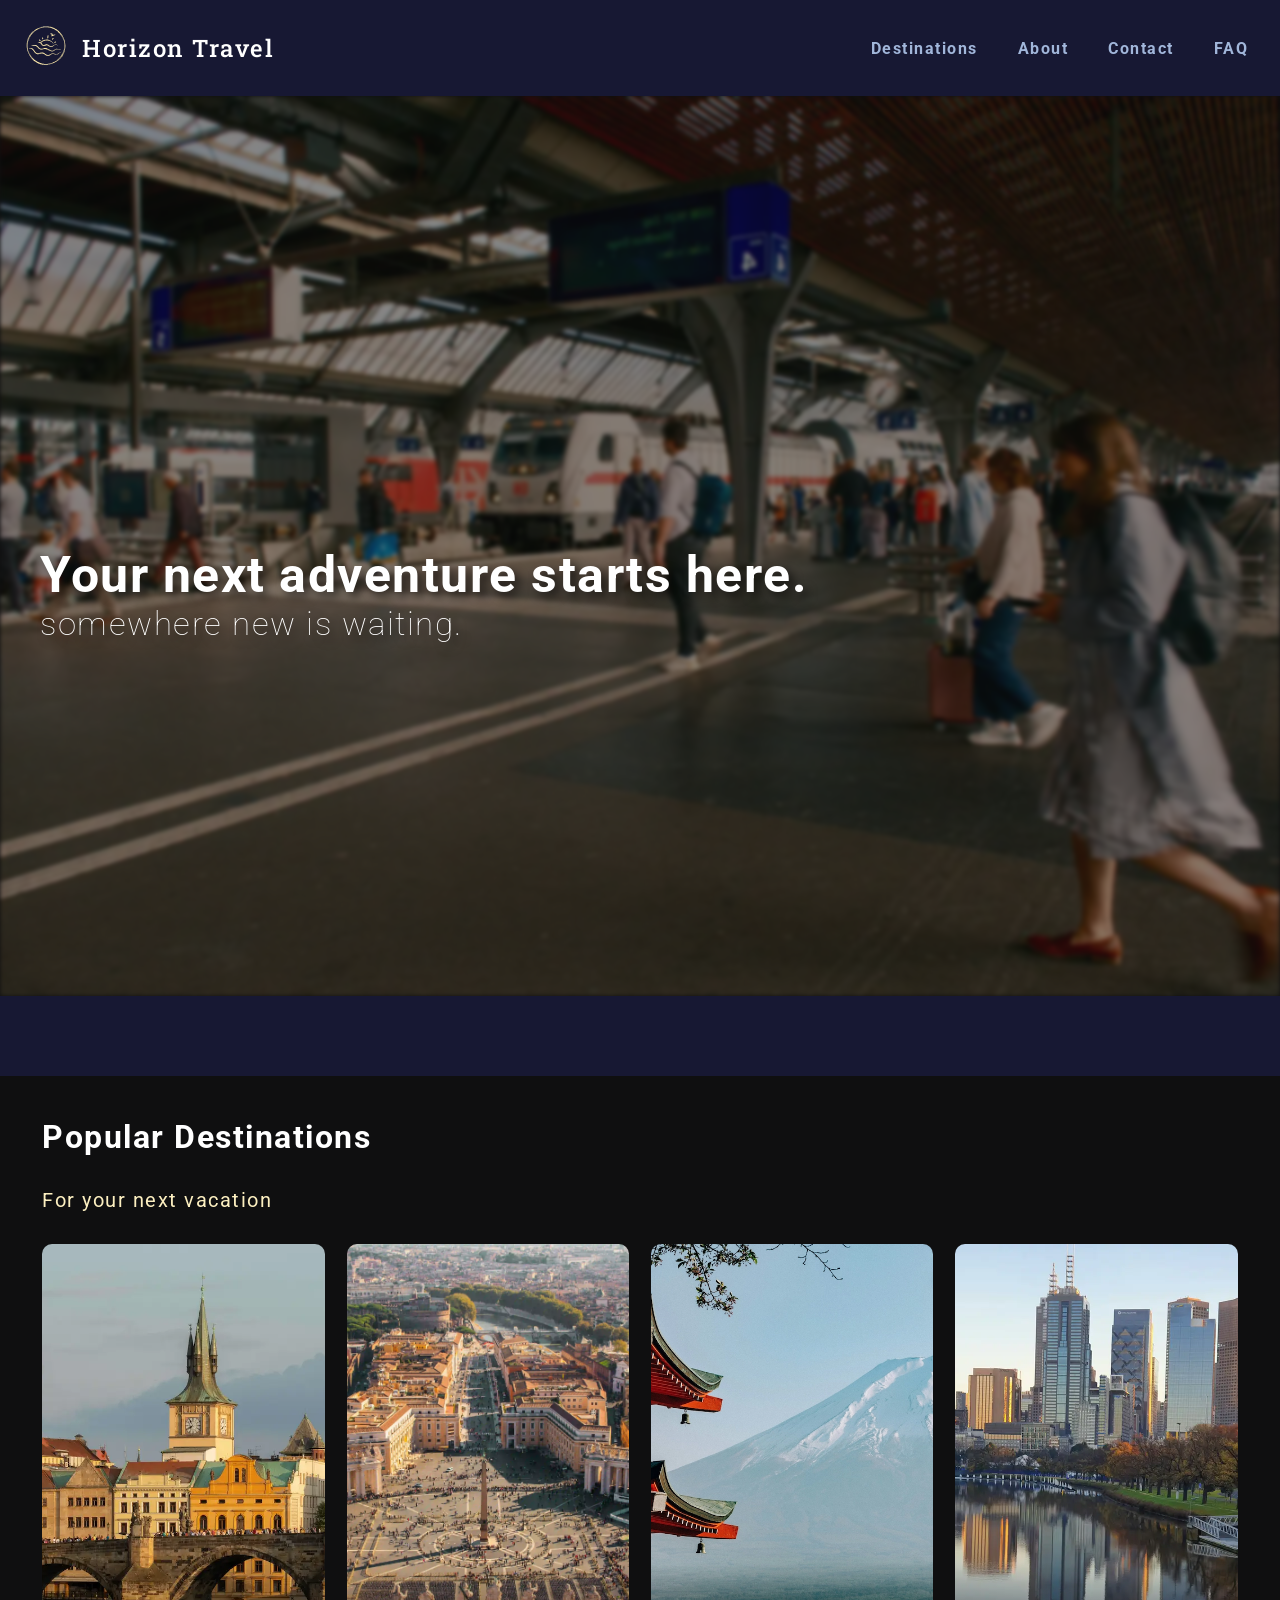
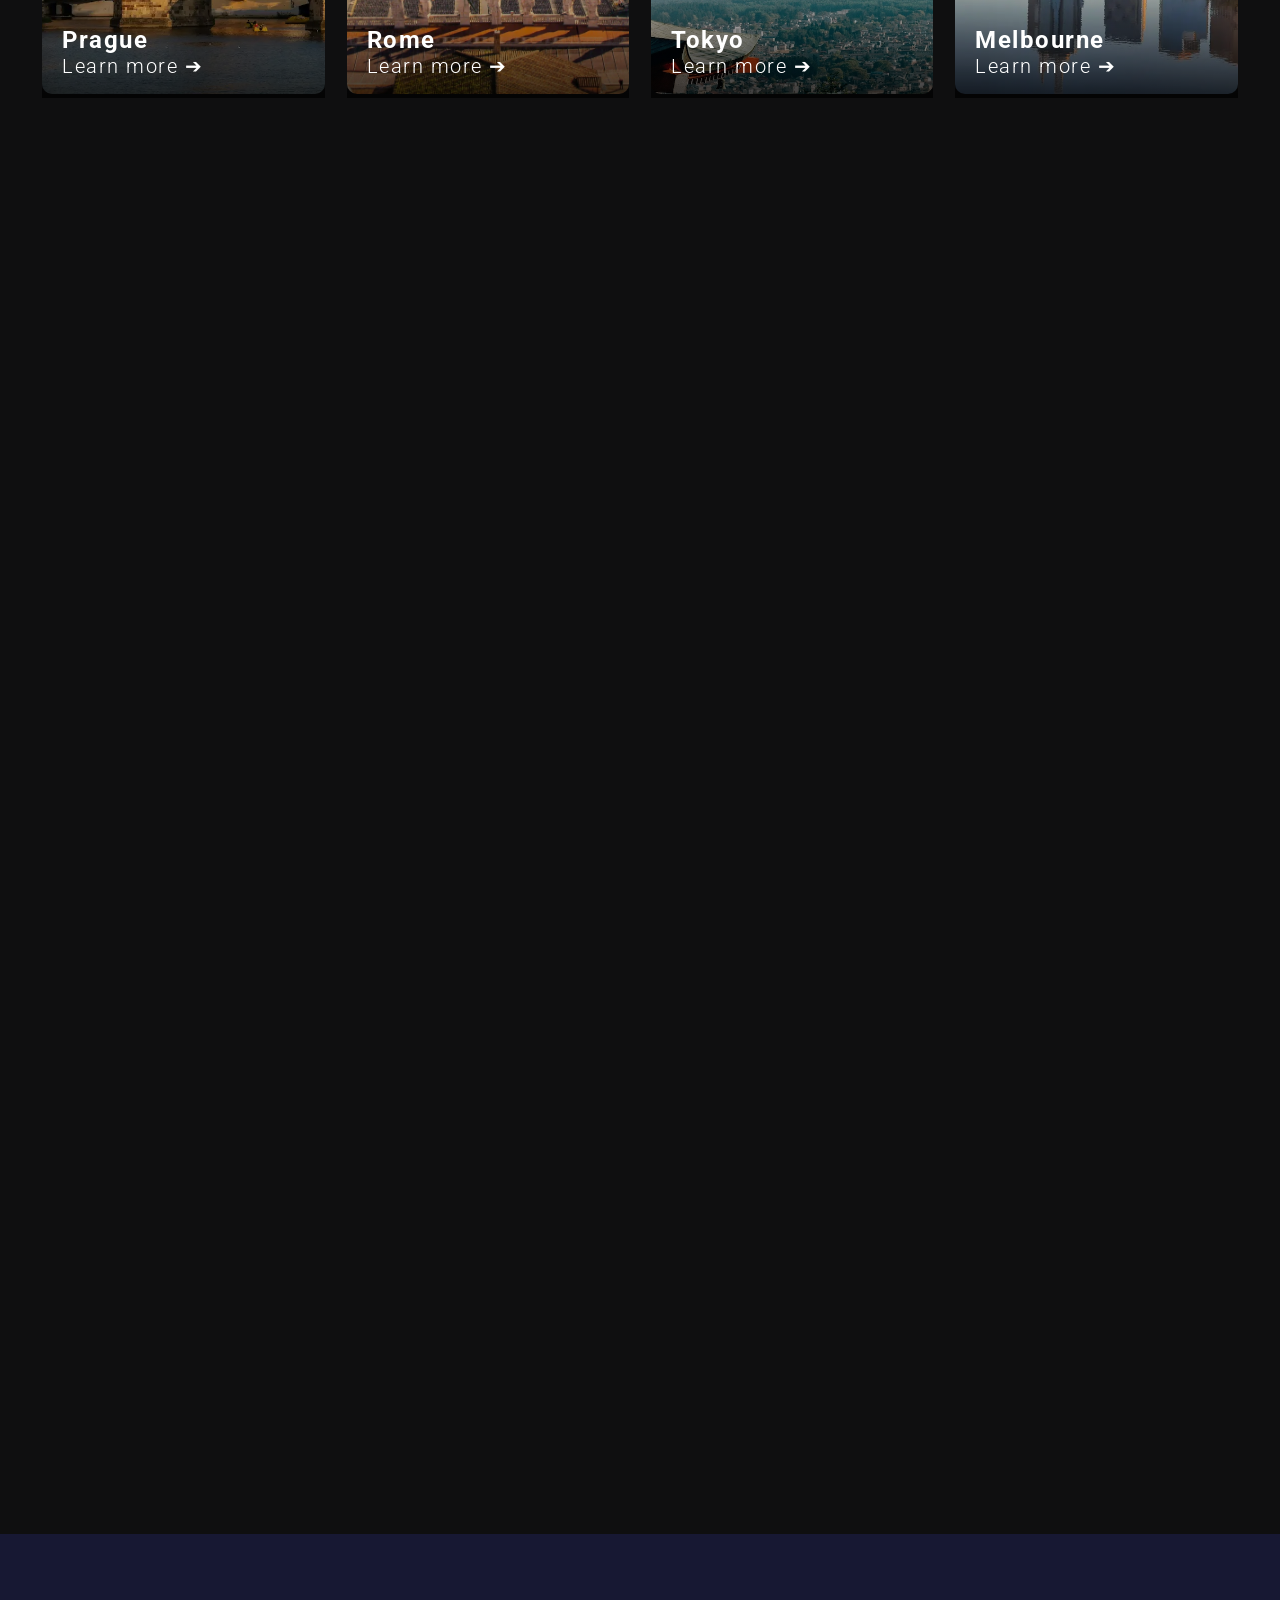
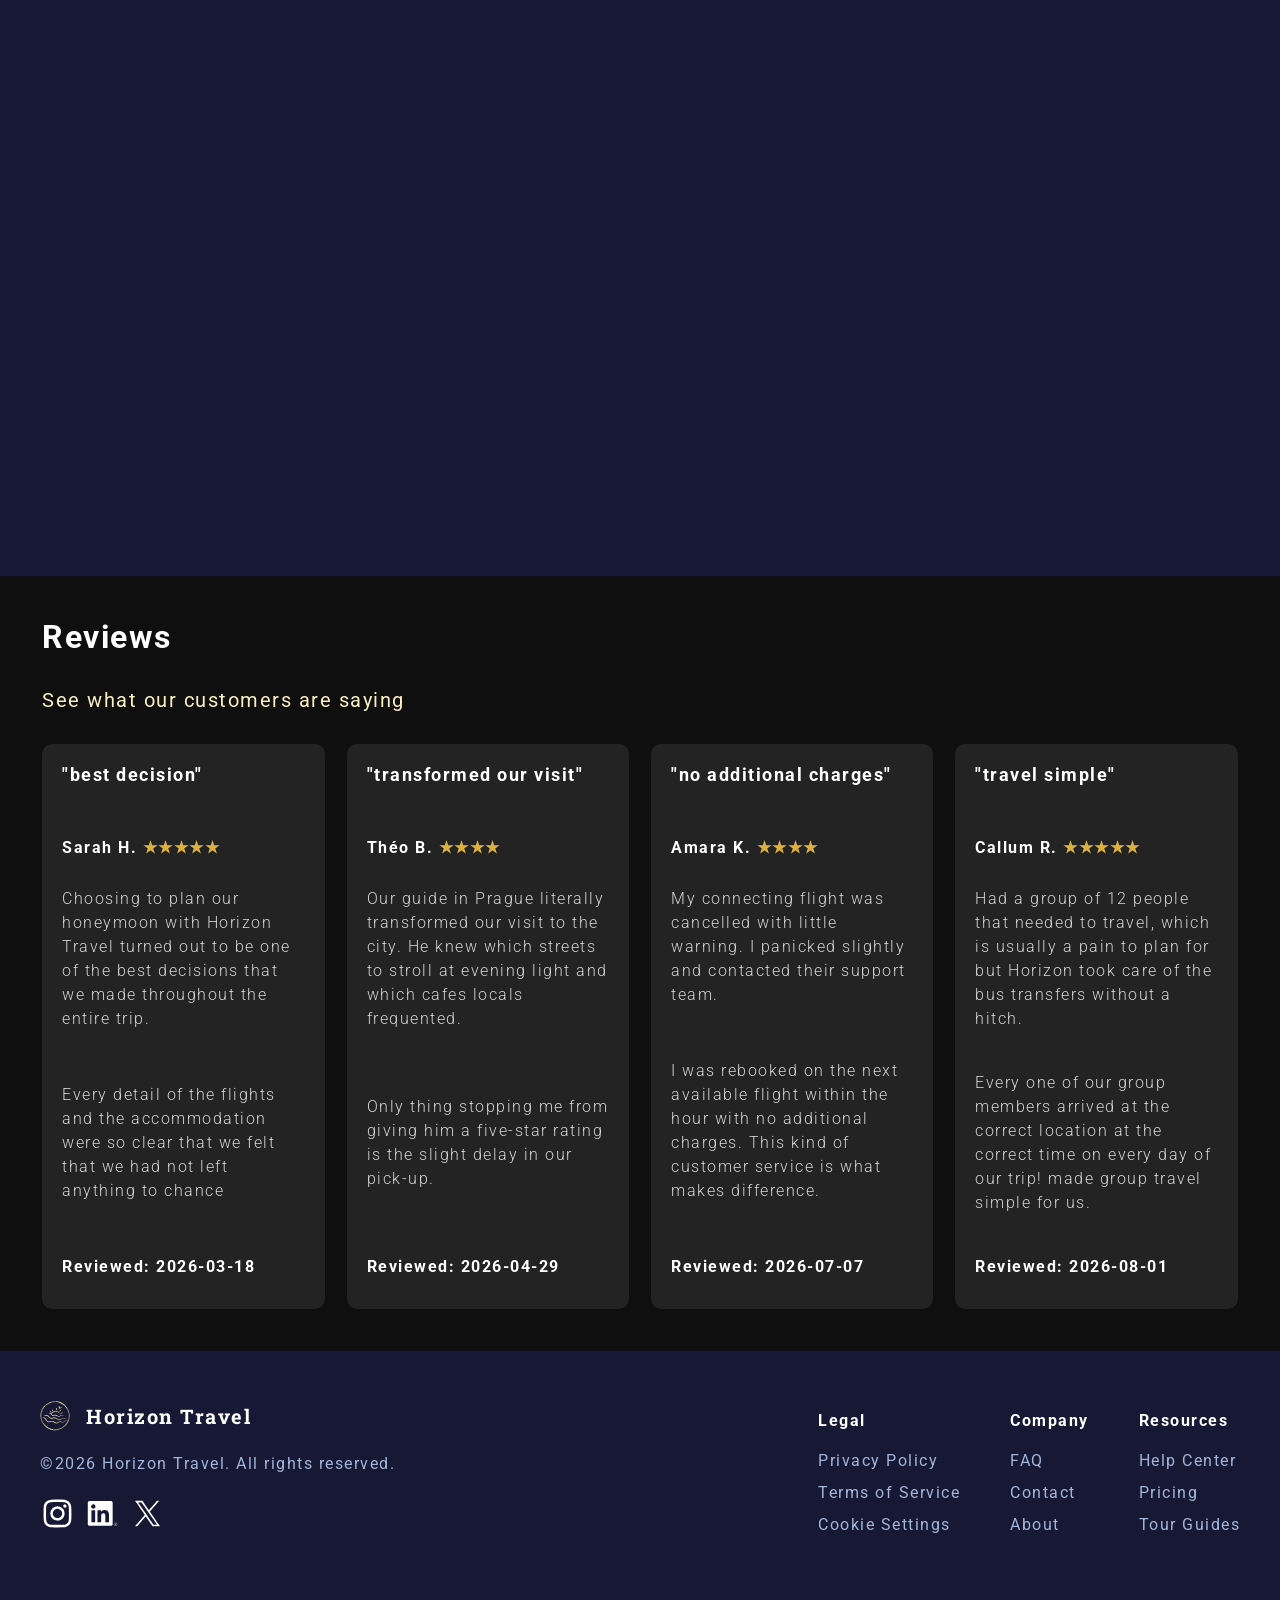
<file: index.html>
<!DOCTYPE html>
<html lang="en">
<head>
  <meta charset="UTF-8">
  <meta name="viewport" content="width=device-width, initial-scale=1.0">
  <title>Horizon Travel</title>
  <script src="JS/script.js" defer></script>
  <script src="JS/sample-guide.js" defer></script>
  <link rel="stylesheet" href="CSS/main.css">
  <link rel="stylesheet" href="CSS/styles.css">
  <link rel="icon" href="icons/horizon-logo.svg">
</head>
<body>
 <header>
    <div class="brand-container">
    <a href="index.html">
    <img src="icons/horizon-logo.svg" alt="Horizon logo" class="logo"></a>
    <a href="index.html" class="site-title">Horizon Travel</a>
    </div>
  <button class="menu" aria-label="Open menu" aria-expanded="false">☰</button>
    <nav>
      <div class="colorB">
      <button class="close" aria-label="Close menu">&times;</button>
     </div>
        <ul>
          <li><a href="destinations.html">Destinations</a></li>
          <li><a href="about.html">About</a></li>
          <li><a href="contact.html">Contact</a></li>
          <li><a href="FAQ.html">FAQ</a></li>
       </ul>
    </nav>
 </header>
  <div class="home">
    <img src="images/heroimg.webp" alt="People walking at station"> 
    <div class="hero-text reveal">
    <h1>Your next adventure starts here.</h1>
    <h2>somewhere new is waiting.</h2> 
    </div>
  </div>
  <div class="banner">
  </div>
  <!--destinations section-->
  <section class="destinations-section">
    <div class="heading reveal">
    <h2>Popular Destinations</h2>
    <h3>For your next vacation</h3>
    </div>
    <div class="destinations-grid reveal">
      <div class="card-item">
      <img src="images/prague.webp" alt="Prague">
      <div class="card-text">
        <h4>Prague</h4>
        <a href="sample-guide.html" aria-label="Learn more about Prague">Learn more ➔</a>
      </div>
    </div>
      <div class="card-item">
      <img src="images/rome.webp" alt="Rome">
      <div class="card-text">
        <h4>Rome</h4>
        <a href="#" aria-label="Learn more about Rome">Learn more ➔</a>
      </div>
    </div>
      <div class="card-item">
      <img src="images/tokyo.webp" alt="Tokyo"> 
      <div class="card-text">
        <h4>Tokyo</h4>
        <a href="#" aria-label="Learn more about Tokyo">Learn more ➔</a>
      </div>
    </div>
      <div class="card-item">
      <img src="images/melbourne.webp" alt="Melbourne">
      <div class="card-text">
        <h4>Melbourne</h4>
        <a href="#" aria-label="Learn more about Melbourne">Learn more ➔</a>
      </div>
    </div>
  </div>
  </section>
  <!--vacation section-->
  <section class="vacation-section">
    <div class="heading reveal">
    <h2>Trending vacation spots</h2>
    <h3>Seasonal picks</h3>
    </div>
    <div class="destinations-grid reveal">
      <div class="card-item">
      <img src="images/card-item1.webp" alt="Isla Palms Resort">
      <div class="card-text">
        <h4>Isla Palms Resort</h4>
        <a href="sample-resort.html" aria-label="Learn more about Isla Palms Resort">Learn more ➔</a>
      </div>
    </div>
      <div class="card-item">
      <img src="images/card-item2.webp" alt="Canopy Villa">
      <div class="card-text">
        <h4>Canopy Villa</h4>
        <a href="#" aria-label="Learn more about Canopy Villa">Learn more ➔</a>
      </div>
    </div>
      <div class="card-item">
      <img src="images/card-item3.webp" alt="Marble Terrace"> 
      <div class="card-text">
        <h4>Marble Terrace</h4>
        <a href="#" aria-label="Learn more about Marble Terrace">Learn more ➔</a>
      </div>
    </div>
      <div class="card-item">
      <img src="images/card-item4.webp" alt="Courtyard Hotel">
      <div class="card-text">
        <h4>Courtyard Hotel</h4>
        <a href="#" aria-label="Learn more about Courtyard Hotel">Learn more ➔</a>
      </div>
    </div>
  </div>
  </section>
  <!--trip section-->
  <section>
    <div class="heading reveal">
    <h2>Trip highlights</h2>
    <h3>Curated moments from trips</h3>
    </div>
    <div class="gallery-wrapper reveal">
      <div class="track">
      <!--slide 1-->
      <div class="slides">
      <img src="images/cat-vendor.webp" alt="Cat lounging on a market vendor" class="tripimg">
      <div class="trip-p">
        <p>Thailand • Bangkok</p>
        <p>"I arrived in Bangkok with just one suitcase, not knowing where I would be spending the night.
           Horizon Travel helped me book an affordable hotel room, with breakfast included.</p>
        <p>The next day I spent my time walking around, trying to fit in as many sights I could see in my short time period in Bangkok.
           The provided guide has helped me with my time schedule, I went from the Grand Palace to Wat Pho, took a riverboat across Chao Phraya to Wat Arun, then I went to King Power Mahanakhon to overlook the city. My day ended on Yaowarat Road.</p>
        <p>When I was returning home and scrolling through my photos I realized I took so many photos of food, as well as adorable street cats and dogs."</p> 
        <p>Posted on: 2026-07-28</p>
      </div>
      </div>
      <!--slide 2-->
      <div class="slides">
      <img src="images/dublin-statue.webp" alt="Picture showcasing a statue of two women in Dublin" class="tripimg">
      <div class="trip-p">
        <p>Ireland • Dublin</p>
        <p>"Spent a few days in Dublin with my friends. 
        We love going to bars to drink and chat, and Ireland has a LOT of them.
        We were checking out different pubs every single afternoon! We had tons of fun just hanging out together.</p>
        <p>Despite that, we didn't want to spend the rest our time aimlessly walking around, so we went with a local guide recommended by Horizon Travel. 
          I can't say either of us are keen on using travel agencies, so we were pleasantly surprised.</p>
        <p>Our guide covered Dublin Castle, Ha'penny Bridge, The River Liffey and Temple Bar Cultural Quarter. They were really helpful and nice. I have to say, Dublin really has a lot of statues. Here's a pic I took of one of them."</p>
        <p>Posted on: 2026-02-12</p>
      </div>
      </div>
      <!--slide 3-->
      <div class="slides">
      <img src="images/canada-banff.webp" alt="Man sitting on a cliff overlooking nature" class="tripimg">
      <div class="trip-p">
        <p>Canada • Banff</p>
        <p>"I'm an experienced solo traveller, I especially love going hiking, it brings my mind peace and quiet.</p>
        <p>Although I frequently end up losing track of time jumping to different sources of information while looking things up. 
          I chose Horizon because they provide sufficient services and data on their own. One of the main goals in my life
          is to travel as much as possible, so the aspect of conserving time is important to me.</p>
        <p>This year, I'm really happy with my decision to go to the Canadian Rockies. Most areas around here are tranquil and the nature is beautiful.
          Hiking trails range from very easy to challenging. I like that I can change the course of my direction whenever I feel like it."</p>
        <p>Posted on: 2026-10-03</p>
      </div>
      </div>
      <!--slide 4-->
      <div class="slides">
      <img src="images/hong-kong.webp" alt="Hong Kong illuminated at night" class="tripimg">
      <div class="trip-p">
        <p>Hong Kong • Hong Kong</p>
        <p>"Urban exploring, cityscapes and skylines are some things me and my partner are into.</p>
        <p>That's why we decided to plan our trip to Hong Kong. Our specialized travel advisor helped us with navigating
        visa regulations and arranging private transfers. Our ferry was cancelled due to bad weather, 
        so we had to call in support.</p>
        <p>Hong Kong was amazing, it was lively and especially beautiful at night. We had a great time in Kowloon. Our favorite spot was the Nan Lian Garden. 
          Hong Kong Island also has a lot to offer, it has a more modern vibe than Kowloon. The food at local stalls and markets is delicious, we 
          frequently visited them. Overall our trip couldn't have been better."
        </p>
        <p>Posted on: 2026-08-21</p>
      </div>
      </div>
      </div>
      <div class="dots">
      <button class="dot" aria-current="true"></button>
      <button class="dot"></button>
      <button class="dot"></button>
      <button class="dot"></button>
      </div>
    </div>
  </section>
  <!--what we offer section-->
  <section class="wwo">
    <div class="heading reveal">
    <h2 class="wwo-title">What we offer</h2>
    </div>
    <div class="wwo-content reveal">
      <div class="wwo-icons">
        <div class="wwo-item">
          <img src="icons/book.svg" alt="Hotel booking">
          <div class="wwo-text">
            <p>Flight & hotel bookings</p>
            <p>Compare prices across different airlines and choose from a varied selection of hotels.</p>
          </div>
        </div>
        <div class="wwo-item">
          <img src="icons/guide.svg" alt="Tour guide">
          <div class="wwo-text">
            <p>Local tour guides</p>
            <p>Private or group excursions led by people who know the area best.</p>
          </div>
        </div>
        <div class="wwo-item">
          <img src="icons/insurance.svg" alt="Travel insurance">
          <div class="wwo-text">
            <p>Travel insurance</p>
            <p>Protection for cancellations, medical emergencies and lost luggage.</p>
          </div>
        </div>
      </div> 
      <div class="wwo-img">
        <img src="images/bus-wwf.webp" alt="People on a bus tour">
      </div>
    </div>
  </section>
  <!--reviews section-->
  <section>
    <div class="reviews-section">
    <div class="heading reveal">
    <h2>Reviews</h2>
    <h3>See what our customers are saying</h3>
    </div>
    <div class="reviews-grid reveal">
      <div class="review-card">
        <h4>"best decision"</h4>
        <div class="name-stars">
          <span class="author">Sarah H.</span>
          <span class="stars" aria-label="5 out of 5 stars">★★★★★</span>
        </div>
        <p>Choosing to plan our honeymoon with Horizon Travel turned out to be 
          one of the best decisions that we made throughout the entire trip.</p>
        <p>Every detail of the flights and the accommodation were so clear 
          that we felt that we had not left anything to chance</p>
        <div class="date">
        <p>Reviewed: 2026-03-18</p>
        </div>
      </div>
      <div class="review-card">
        <h4>"transformed our visit"</h4>
        <div class="name-stars">
          <span class="author">Théo B.</span>
          <span class="stars" aria-label="4 out of 5 stars">★★★★</span>
        </div>
        <p>Our guide in Prague literally transformed our visit to the city. 
           He knew which streets to stroll at evening light and which cafes locals frequented.</p>
        <p>Only thing stopping me from giving him a five-star rating 
          is the slight delay in our pick-up.</p>
        <div class="date">
        <p>Reviewed: 2026-04-29</p>
        </div>
      </div>
      <div class="review-card">
        <h4>"no additional charges"</h4>
        <div class="name-stars">
          <span class="author">Amara K.</span>
          <span class="stars" aria-label="4 out of 5 stars">★★★★</span>
        </div>
        <p>My connecting flight was cancelled with little warning. 
          I panicked slightly and contacted their support team.</p>
        <p> I was rebooked on the next available flight within the hour
          with no additional charges.
          This kind of customer service is what makes difference.</p>
        <div class="date">
        <p>Reviewed: 2026-07-07</p>
        </div>
      </div>
      <div class="review-card">
        <h4>"travel simple"</h4>
        <div class="name-stars">
          <span class="author">Callum R.</span>
          <span class="stars" aria-label="5 out of 5 stars">★★★★★</span>
        </div> 
        <p>Had a group of 12 people that needed to travel, which is usually a pain to plan for 
          but Horizon took care of the bus transfers without a hitch.</p>
        <p>Every one of our group members arrived at the correct location at
        the correct time on every day of our trip!
        made group travel simple for us.</p>
        <div class="date">
        <p>Reviewed: 2026-08-01</p>
        </div>
        </div>
        </div>
      </div>
    </div>
</section>
<!--footer-->
<footer class="footer">
  <div class="content">
    <div class="footer-brand">
      <div class="brand-header">
        <img src="icons/horizon-logo.svg" alt="Logo" class="logo">
        <h4>Horizon Travel</h4>
      </div>
      <p>©2026 Horizon Travel. All rights reserved.</p>
    <div class="socials-container">
        <img src="icons/instagram.svg" alt="instagram" class="socials">
        <img src="icons/linkedin.svg" alt="linkedin" class="socials">
        <img src="icons/x.svg" alt="twitter" class="socials">
    </div>
  </div>
<div class="footer-links">
  <!--footer links-->    
  <div class="Legal">
    <p>Legal</p>
    <ul class="wrapper">
      <li><a href="#privacy">Privacy Policy</a></li>
      <li><a href="#termsofservice">Terms of Service</a></li>
      <li><a href="#cookie">Cookie Settings</a></li>
    </ul>
  </div>
  <div class="company">
    <p>Company</p>
    <ul class="wrapper">
      <li><a href="FAQ.html">FAQ</a></li>
      <li><a href="contact.html">Contact</a></li>
      <li><a href="about.html">About</a></li>
    </ul>
  </div>
  <div class="Resources">
    <p>Resources</p>
    <ul class="wrapper">
      <li><a href="#help">Help Center</a></li>
      <li><a href="#pricing">Pricing</a></li>
      <li><a href="destinations.html">Tour Guides</a></li>
    </ul>
  </div>
  </div>
 </div>
</footer>
</body>
</html>
</file>
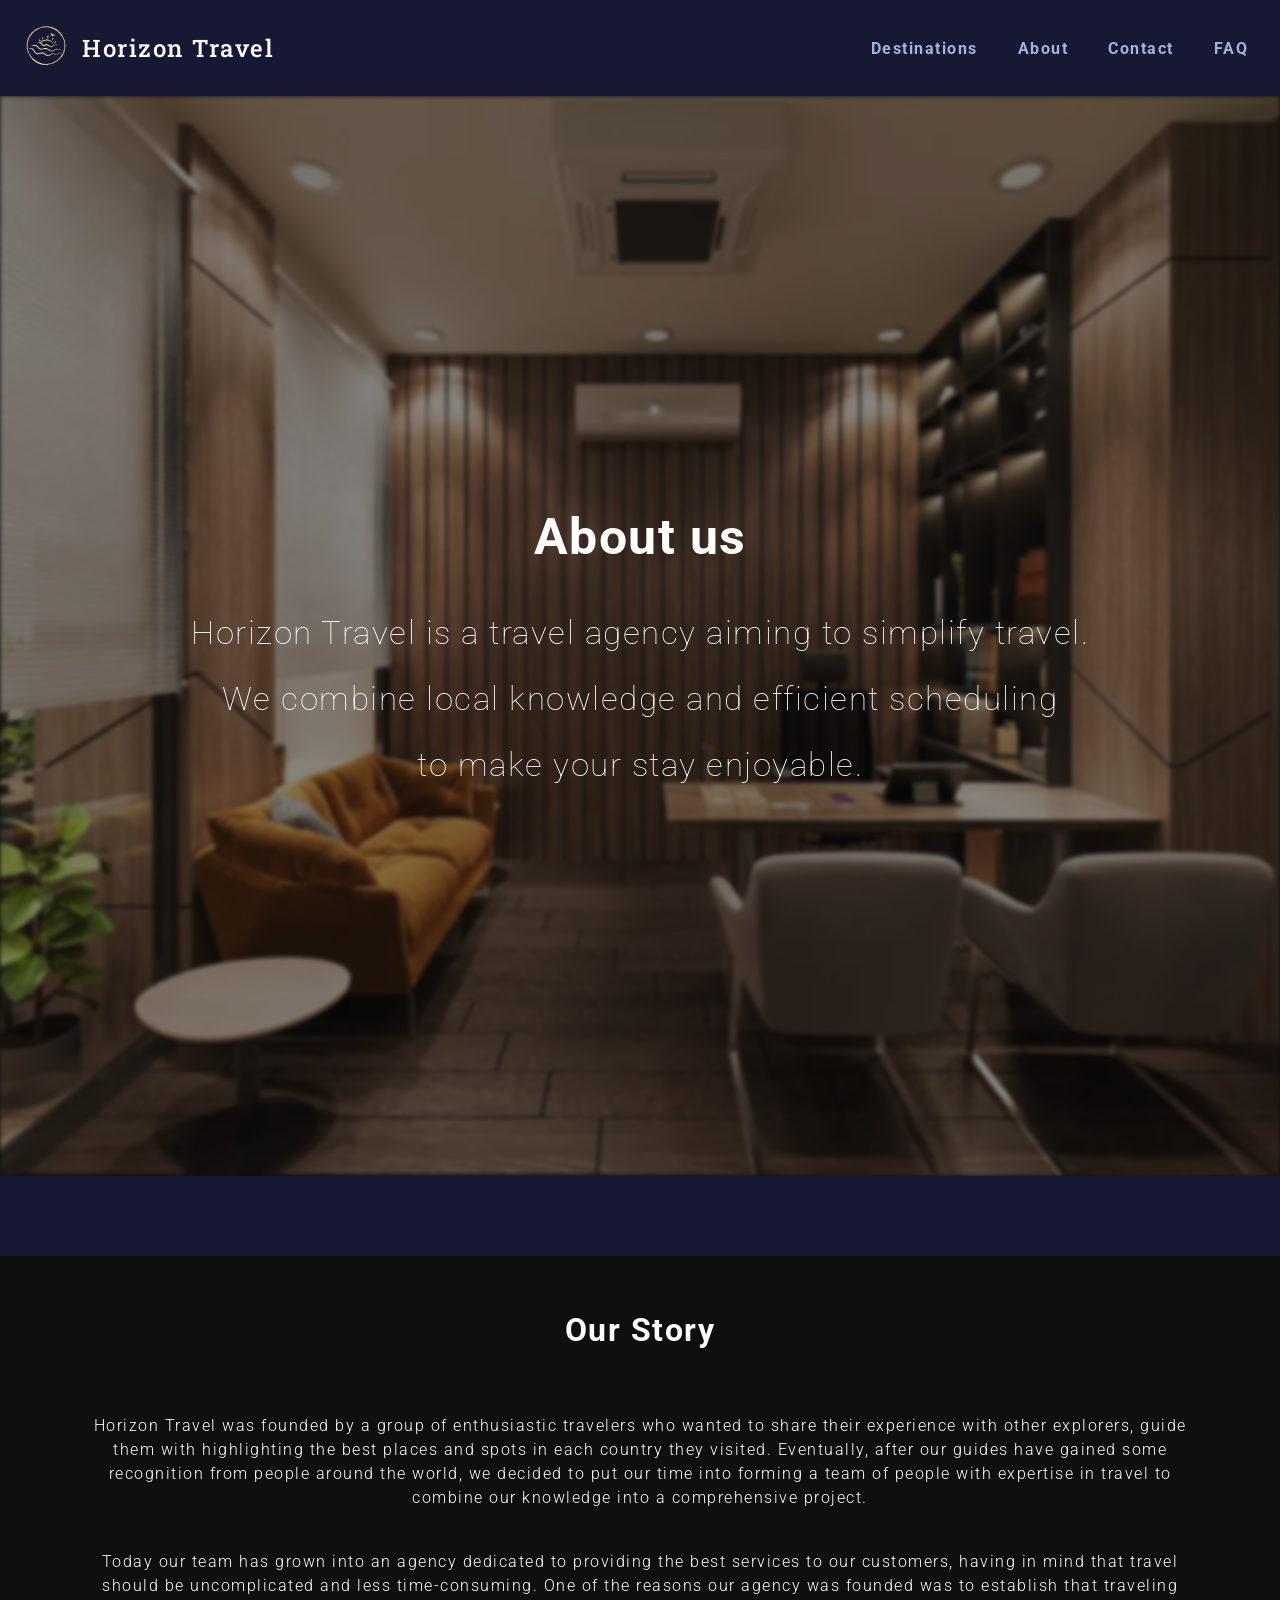
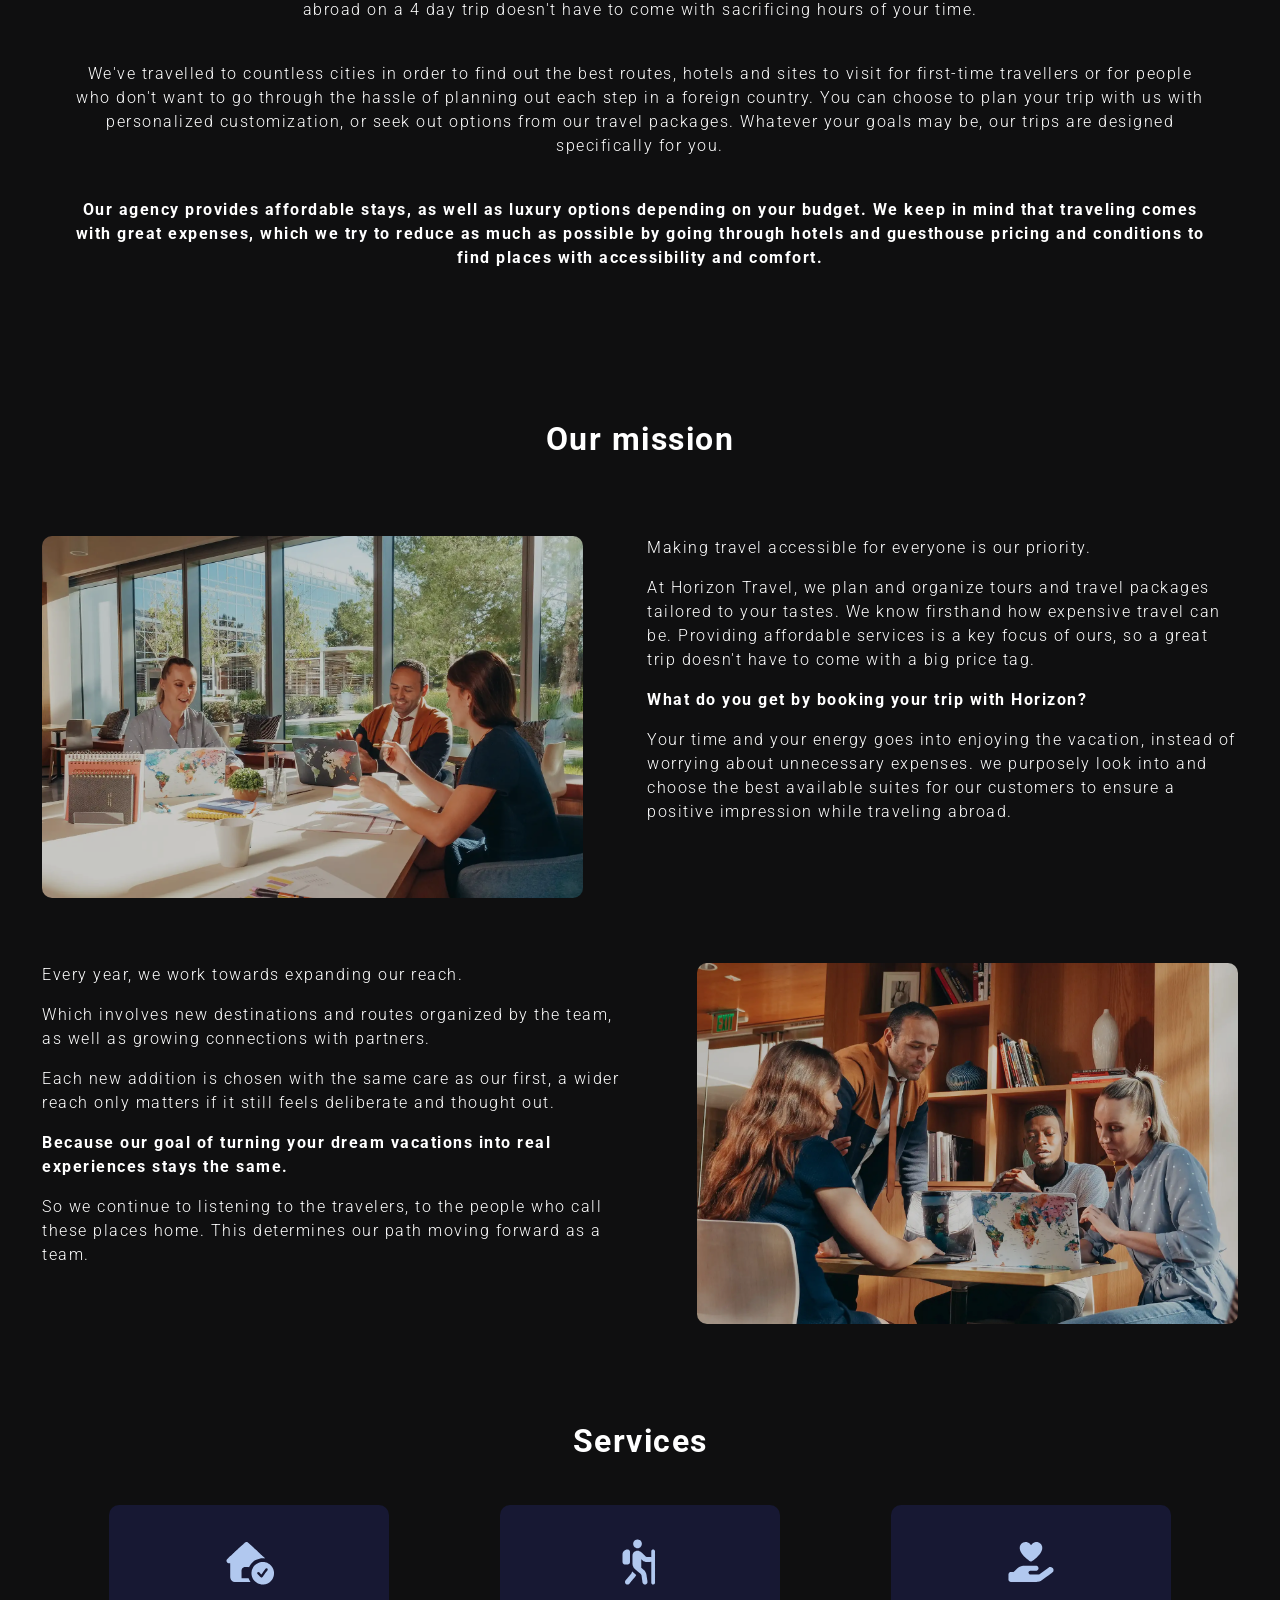
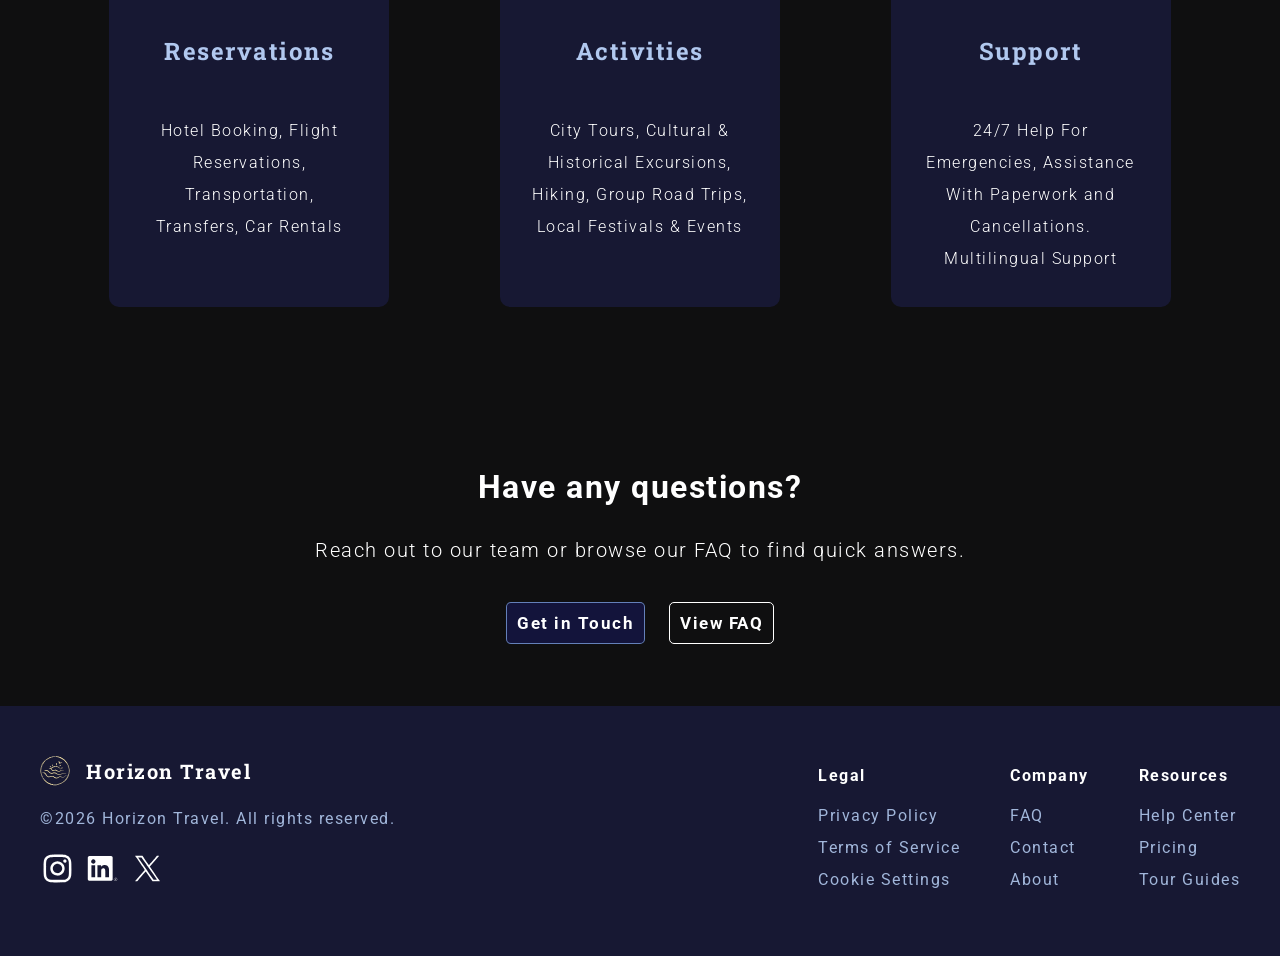
<file: about.html>
<!DOCTYPE html>
<html lang="en">
<head> 
  <meta charset="UTF-8">
  <meta name="viewport" content="width=device-width, initial-scale=1.0">
  <title>About us - Horizon Travel</title>
  <script src="JS/script.js" defer></script>
  <link rel="stylesheet" href="CSS/main.css">
  <link rel="stylesheet" href="CSS/about.css">
  <link rel="icon" href="icons/horizon-logo.svg">
</head>
<body>
 <header>
    <div class="brand-container">
    <a href="index.html">
    <img src="icons/horizon-logo.svg" alt="Horizon logo" class="logo"></a>
    <a href="index.html" class="site-title">Horizon Travel</a>
    </div>
  <button class="menu" aria-label="Open menu" aria-expanded="false">☰</button>
    <nav>
      <div class="colorB">
      <button class="close" aria-label="Close menu">&times;</button>
     </div>
        <ul>
          <li><a href="destinations.html">Destinations</a></li>
          <li><a href="about.html">About</a></li>
          <li><a href="contact.html">Contact</a></li>
          <li><a href="FAQ.html">FAQ</a></li>
       </ul>
    </nav>
 </header> 
 <div class="about-home">
  <img src="images/about.webp" alt="Horizon Travel Office"> 
  <div class="about-text reveal">
    <h1>About us</h1>
    <h2>Horizon Travel is a travel agency aiming to simplify travel.</h2>
    <h2>We combine local knowledge and efficient scheduling</h2>
    <h2>to make your stay enjoyable.</h2>
  </div>
 </div>
<div class="banner"></div>
<!--story-section-->
<section>
    <div class="heading reveal">
    <h2>Our Story</h2>
    </div>
  <div class="story-section reveal">
    <div class="story-p">
      <p>Horizon Travel was founded by a group of enthusiastic travelers who wanted to share their
        experience with other explorers, guide them with highlighting the best places and spots in each country they visited.
        Eventually, after our guides have gained some recognition from people around the world, we decided to 
        put our time into forming a team of people with expertise in travel to combine our knowledge into a comprehensive project.</p>
      <p>Today our team has grown into an agency dedicated to providing 
         the best services to our customers, having in mind that travel should be 
         uncomplicated and less time-consuming. One of the reasons our agency was founded was 
         to establish that traveling abroad on a 4 day trip 
        doesn't have to come with sacrificing hours of your time.</p>
      <p>We've travelled to countless cities in order to find out the best routes, hotels and sites to visit  
        for first-time travellers or for people who don't want to go through the hassle of 
        planning out each step in a foreign country. 
        You can choose to plan your trip with us with personalized customization, or seek out options from our travel packages.
        Whatever your goals may be, our trips are designed specifically for you.</p> 
      <p>Our agency provides affordable stays, as well as luxury options depending on your budget. We keep in mind that traveling comes 
        with great expenses, which we try to reduce as much as possible by 
        going through hotels and guesthouse pricing and conditions to find places with accessibility and comfort.</p>
    </div>
  </div>
</section>
<!--mission-secction-->
<section>
    <div class="heading reveal">
    <h2>Our mission</h2>
    </div>
  <div class="mission-section reveal">
    <img src="images/mission-1.webp" alt="Group of colleagues meeting" class="mission-1">
    <div class="mission-p">
      <p>Making travel accessible for everyone is our priority. </p>
      <p>At Horizon Travel, we plan and organize tours and travel packages tailored to your tastes.
        We know firsthand how expensive travel can be. Providing affordable services is 
        a key focus of ours, so a great trip doesn't have to come with a big price tag.</p>
      <p>What do you get by booking your trip with Horizon?</p>
      <p>Your time and your energy goes into 
        enjoying the vacation, instead of worrying about unnecessary expenses.
        we purposely look into and choose the best available suites for our customers
        to ensure a positive impression while traveling abroad.</p>
    </div> 
  </div>  
<div class="mission-section2 reveal">
  <img src="images/mission-2.webp" alt="Colleagues looking at computer" class="mission-2">
    <div class="mission-p2">
      <p>Every year, we work towards expanding our reach.</p>
      <p>Which involves new destinations and routes organized by the team, 
        as well as growing connections with partners.</p>
      <p>Each new addition is chosen with the same care as our first,
        a wider reach only matters if it still feels deliberate and thought out.</p>
      <p>Because our goal of turning your dream vacations into real experiences stays the same.</p>
      <p>So we continue to listening to the travelers, to the people who call these places home.
        This determines our path moving forward as a team.</p>
    </div>
  </div>
</section>
<!--services-->   
<section class="services-section">
  <div class="heading reveal">
  <h2>Services</h2>
  </div>
  <div class="services reveal">
    <div class="group">
    <img src="icons/reservations.svg" alt="">
    <h3>Reservations</h3>
      <p>Hotel Booking, Flight Reservations,
        Transportation, Transfers, Car Rentals
      </p>
    </div>
    <div class="group">
    <img src="icons/activities.svg" alt="">
    <h3>Activities</h3>
      <p>
        City Tours, Cultural & Historical Excursions,
        Hiking, Group Road Trips,
        Local Festivals & Events
      </p>
    </div>
    <div class="group">
    <img src="icons/support.svg" alt="">
    <h3>Support</h3>
      <p>24/7 Help For Emergencies, Assistance With 
        Paperwork and Cancellations. Multilingual Support </p>
    </div>
  </div>
</section>
<!--CTA-->
<section class="CTA">
  <div class="heading reveal">
  <h2>Have any questions?</h2>
  <p>Reach out to our team or browse our FAQ to find quick answers.</p>
  <div class="cta-buttons">
    <a href="contact.html">Get in Touch</a>
    <a href="FAQ.html" class="second-button">View FAQ</a>
  </div>
</section>
<!--footer-->
<footer class="footer">
  <div class="content">
    <div class="footer-brand">
      <div class="brand-header">
        <img src="icons/horizon-logo.svg" alt="Logo" class="logo">
        <h4>Horizon Travel</h4>
      </div>
      <p>©2026 Horizon Travel. All rights reserved.</p>
    <div class="socials-container">
        <img src="icons/instagram.svg" alt="instagram" class="socials">
        <img src="icons/linkedin.svg" alt="linkedin" class="socials">
        <img src="icons/x.svg" alt="twitter" class="socials">
    </div>
  </div>
<div class="footer-links">
  <!--footer links-->    
  <div class="Legal">
    <p>Legal</p>
    <ul class="wrapper">
      <li><a href="#privacy">Privacy Policy</a></li>
      <li><a href="#termsofservice">Terms of Service</a></li>
      <li><a href="#cookie">Cookie Settings</a></li>
    </ul>
  </div>
  <div class="company">
    <p>Company</p>
    <ul class="wrapper">
      <li><a href="FAQ.html">FAQ</a></li>
      <li><a href="contact.html">Contact</a></li>
      <li><a href="about.html">About</a></li>
    </ul>
  </div>
  <div class="Resources">
    <p>Resources</p>
    <ul class="wrapper">
      <li><a href="#help">Help Center</a></li>
      <li><a href="#pricing">Pricing</a></li>
      <li><a href="destinations.html">Tour Guides</a></li>
    </ul>
  </div>
  </div>
 </div>
</footer>
</body>
</html>
</file>
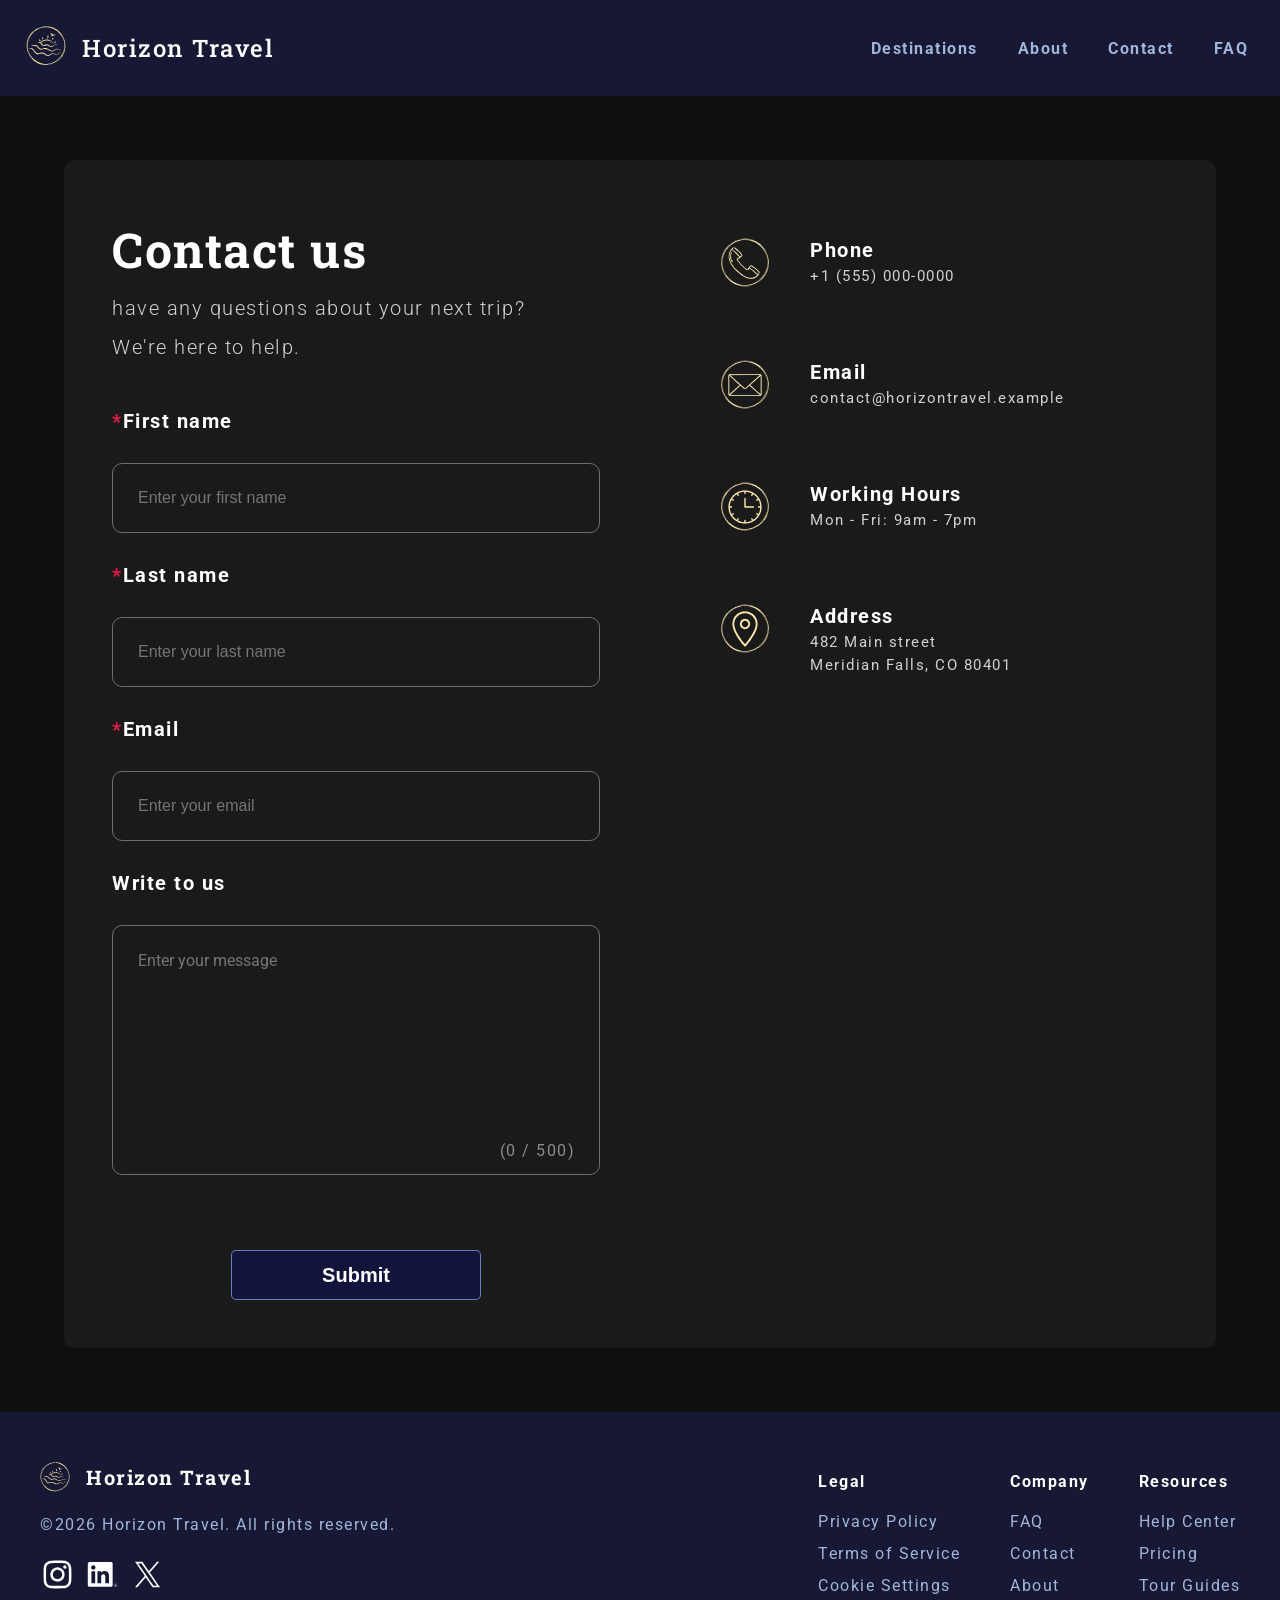
<file: contact.html>
<!DOCTYPE html>
<html lang="en">
<head>
  <meta charset="UTF-8">
  <meta name="viewport" content="width=device-width, initial-scale=1.0">
  <title>Contact us - Horizon Travel</title>
  <script src="JS/script.js" defer></script>
  <script src="JS/contact.js" defer></script>
  <link rel="stylesheet" href="CSS/main.css">
  <link rel="stylesheet" href="CSS/contact.css">
  <link rel="icon" href="icons/horizon-logo.svg">
</head>
<body> 
 <header>
    <div class="brand-container">
    <a href="index.html">
    <img src="icons/horizon-logo.svg" alt="Horizon logo" class="logo"></a>
    <a href="index.html" class="site-title">Horizon Travel</a>
    </div>
  <button class="menu" aria-label="Open menu" aria-expanded="false">☰</button>
    <nav>
      <div class="colorB">
      <button class="close" aria-label="Close menu">&times;</button>
     </div>
        <ul>
          <li><a href="destinations.html">Destinations</a></li>
          <li><a href="about.html">About</a></li>
          <li><a href="contact.html">Contact</a></li>
          <li><a href="FAQ.html">FAQ</a></li>
       </ul>
    </nav>
 </header>
    <div class="main-container">
    <!--left side-->
    <div class="left-side">
      <div class="text">
        <h1>Contact us</h1>
        <p>have any questions about your next trip?</p>
        <p>We're here to help.</p>
      </div>
  <form action="#" method="post">
    <div class="box-container">
        <!--first input-->
        <label for="first-name"><span aria-hidden="true">*</span>First name</label>
        <input 
          type="text" 
          id="first-name" 
          name="firstname" 
          placeholder="Enter your first name"
          autocomplete="given-name"
          required
          aria-required="true">
        <!--second input-->
        <label for="last-name"><span aria-hidden="true">*</span>Last name</label>
        <input 
          type="text" 
          id ="last-name" 
          name="lastname" 
          placeholder="Enter your last name"
          autocomplete="family-name"
          required
          aria-required="true">
        <!--third input-->
        <label for="email"><span aria-hidden="true">*</span>Email</label>
        <input 
          type="email" 
          id ="email" 
          name="email" 
          placeholder="Enter your email"
          autocomplete="email"
          required
          aria-required="true">
        <!--textarea-->
        <label for="write-to-us">Write to us</label>
        <div class="textarea-wrap">
        <textarea 
          id="write-to-us" 
          name="write-to-us" 
          placeholder="Enter your message"
          maxlength="500"></textarea>
        <span class="counter">(0 / 500)</span>   
        </div>
      </div>
    <div class="button-div">
      <button type="submit" class="submit-btn">Submit</button>
      </div>
    </form>
  </div>
    <!--right side-->
    <div class="right-side">
    <div class="icons">
      <div class="icon-items">
     <img src="icons/phone.svg" alt="" aria-hidden="true"> 
     <div class="info-text">
       <h3>Phone</h3>
       <p><a href="tel:+15550000000">+1 (555) 000-0000</a></p>
       </div>
    </div>
      <div class="icon-items">
     <img src="icons/email.svg" alt="" aria-hidden="true">
     <div class="info-text">
       <h3>Email</h3>
       <p><a href="mailto:contact@horizontravel.example">
          contact@horizontravel.example</a></p>
       </div>
    </div>
      <div class="icon-items">
     <img src="icons/hours.svg" alt="" aria-hidden="true">
     <div class="info-text">
       <h3>Working Hours</h3>
       <p>Mon - Fri: 9am - 7pm</p>
       </div>
    </div>
      <div class="icon-items">
     <img src="icons/address.svg" alt="" aria-hidden="true">   
     <div class="info-text">
       <h3>Address</h3>
       <p>482 Main street</p>
       <p>Meridian Falls, CO 80401</p>
       </div>
    </div>
   </div>
   <div class="map-container">
    <iframe 
      src="https://www.google.com/maps/embed?pb=!1m18!1m12!1m3!1d375244.53693035856!2d-104.99978533559393!3d38.909212314679586!2m3!1f0!2f0!3f0!3m2!1i1024!2i768!4f13.1!3m3!1m2!1s0x8713412ea1e6d22b%3A0x418eeb92f5e86b13!2sColorado%20Springs%2C%20CO%2C%20USA!5e0!3m2!1sen!2sge!4v1788014980848!5m2!1sen!2sge" 
      title="Map displaying the location of the office" allowfullscreen="" loading="lazy" referrerpolicy="strict-origin-when-cross-origin">
    </iframe>
    </div>
   </div>
 </div>
<!--footer-->
<footer class="footer">
  <div class="content">
    <div class="footer-brand">
      <div class="brand-header">
        <img src="icons/horizon-logo.svg" alt="Logo" class="logo">
        <h4>Horizon Travel</h4>
      </div>
      <p>©2026 Horizon Travel. All rights reserved.</p>
    <div class="socials-container">
        <img src="icons/instagram.svg" alt="instagram" class="socials">
        <img src="icons/linkedin.svg" alt="linkedin" class="socials">
        <img src="icons/x.svg" alt="twitter" class="socials">
    </div>
  </div>
<div class="footer-links">
  <!--footer links-->    
  <div class="Legal">
    <p>Legal</p>
    <ul class="wrapper">
      <li><a href="#privacy">Privacy Policy</a></li>
      <li><a href="#termsofservice">Terms of Service</a></li>
      <li><a href="#cookie">Cookie Settings</a></li>
    </ul>
  </div>
  <div class="company">
    <p>Company</p>
    <ul class="wrapper">
      <li><a href="FAQ.html">FAQ</a></li>
      <li><a href="contact.html">Contact</a></li>
      <li><a href="about.html">About</a></li>
    </ul>
  </div>
  <div class="Resources">
    <p>Resources</p>
    <ul class="wrapper">
      <li><a href="#help">Help Center</a></li>
      <li><a href="#pricing">Pricing</a></li>
      <li><a href="destinations.html">Tour Guides</a></li>
    </ul>
  </div>
  </div>
 </div>
</footer>
</body>
</html>
</file>
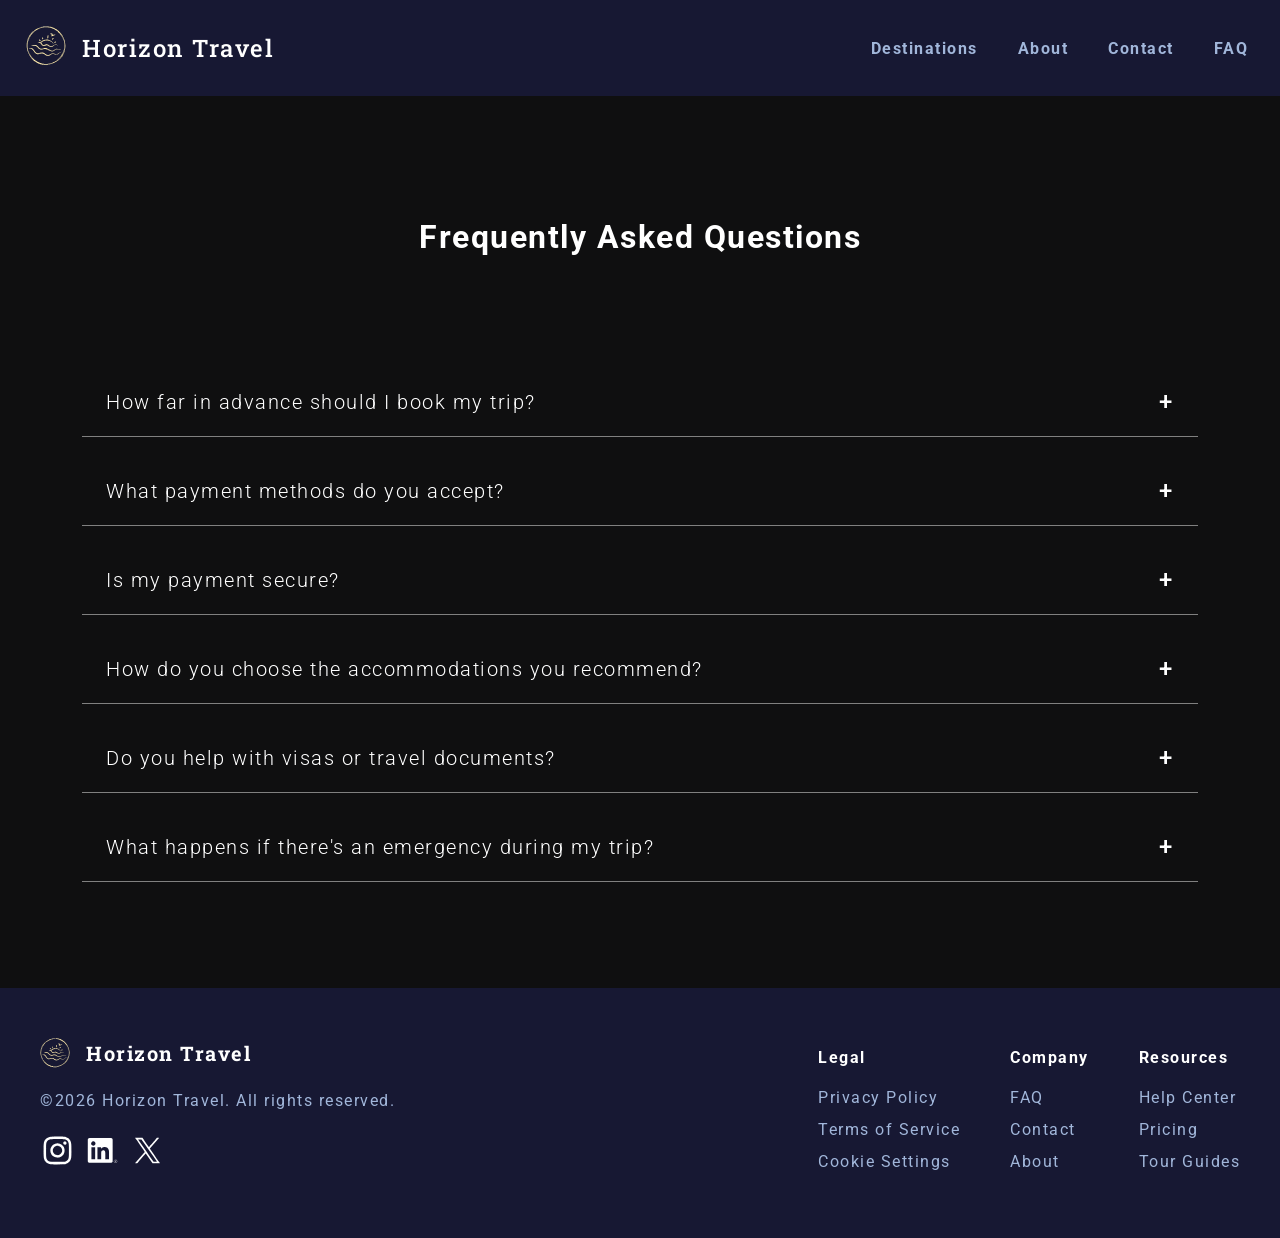
<file: FAQ.html>
<!DOCTYPE html>
<html lang="en">
<head> 
  <meta charset="UTF-8">
  <meta name="viewport" content="width=device-width, initial-scale=1.0">
  <title>FAQ - Horizon Travel</title>
  <script src="JS/script.js" defer></script>
  <script src="JS/FAQ.js" defer></script>
  <link rel="stylesheet" href="CSS/main.css">
  <link rel="stylesheet" href="CSS/FAQ.css">
  <link rel="icon" href="icons/horizon-logo.svg">
</head>
<body>
 <header>
    <div class="brand-container">
    <a href="index.html">
    <img src="icons/horizon-logo.svg" alt="Horizon logo" class="logo"></a>
    <a href="index.html" class="site-title">Horizon Travel</a>
    </div>
  <button class="menu" aria-label="Open menu" aria-expanded="false">☰</button>
    <nav>
      <div class="colorB">
      <button class="close" aria-label="Close menu">&times;</button>
     </div>
        <ul>
          <li><a href="destinations.html">Destinations</a></li>
          <li><a href="about.html">About</a></li>
          <li><a href="contact.html">Contact</a></li>
          <li><a href="FAQ.html">FAQ</a></li>
       </ul>
    </nav>
 </header>
 <!--FAQs-->
<section class="FAQ-section">
  <h2>Frequently Asked Questions</h2>
<div class="FAQ">
  <details>
    <summary>How far in advance should I book my trip?</summary>
      <div class="faq-answer">
        <p>We recommend reaching out at least 4-6 weeks before your travel dates, 
          especially for custom planned trips. This gives us time to look for 
          the best hotels for availability.</p>
      </div>
  </details>
  <details>
    <summary>What payment methods do you accept?</summary>
      <div class="faq-answer">
        <p>Payments made with credit and debit cards such as 
           Visa, Mastercard and American Express.</p>
      </div>
  </details>
  <details>
    <summary>Is my payment secure?</summary>
      <div class="faq-answer">
        <p>Yes. All payments are processed through secure encrypted channels so your 
           information stays protected.</p>
      </div>
  </details>
  <details>
    <summary>How do you choose the accommodations you recommend?</summary>
      <div class="faq-answer">
        <p>We personally search through establishments known for their comfort and location.</p>
        <p>We also factor in your preferences and any feedback you share 
          so the final pick actually fits what you're looking for.</p>
      </div>
  </details>
  <details>
    <summary>Do you help with visas or travel documents?</summary>
      <div class="faq-answer">
        <p>Yes. We can guide you through what you'll need for your destination 
          and help with the paperwork and documentation.</p>
      </div>
  </details>
  <details>
    <summary>What happens if there's an emergency during my trip?</summary>
      <div class="faq-answer">
        <p>Our support team is available 24/7 exactly for this.</p>
        <p>Please reach out to us if you're experiencing issues/want to cancel.</p>
      </div>
  </details>
 </div>
</section>
<footer class="footer">
  <div class="content">
    <div class="footer-brand">
      <div class="brand-header">
        <img src="icons/horizon-logo.svg" alt="Logo" class="logo">
        <h4>Horizon Travel</h4>
      </div>
      <p>©2026 Horizon Travel. All rights reserved.</p>
    <div class="socials-container">
        <img src="icons/instagram.svg" alt="instagram" class="socials">
        <img src="icons/linkedin.svg" alt="linkedin" class="socials">
        <img src="icons/x.svg" alt="twitter" class="socials">
    </div>
  </div>
<div class="footer-links">
  <!--footer links-->    
  <div class="Legal">
    <p>Legal</p>
    <ul class="wrapper">
      <li><a href="#privacy">Privacy Policy</a></li>
      <li><a href="#termsofservice">Terms of Service</a></li>
      <li><a href="#cookie">Cookie Settings</a></li>
    </ul>
  </div>
  <div class="company">
    <p>Company</p>
    <ul class="wrapper">
      <li><a href="FAQ.html">FAQ</a></li>
      <li><a href="contact.html">Contact</a></li>
      <li><a href="about.html">About</a></li>
    </ul>
  </div>
  <div class="Resources">
    <p>Resources</p>
    <ul class="wrapper">
      <li><a href="#help">Help Center</a></li>
      <li><a href="#pricing">Pricing</a></li>
      <li><a href="destinations.html">Tour Guides</a></li>
    </ul>
  </div>
  </div>
 </div>
</footer>
</body>
</html>
</file>
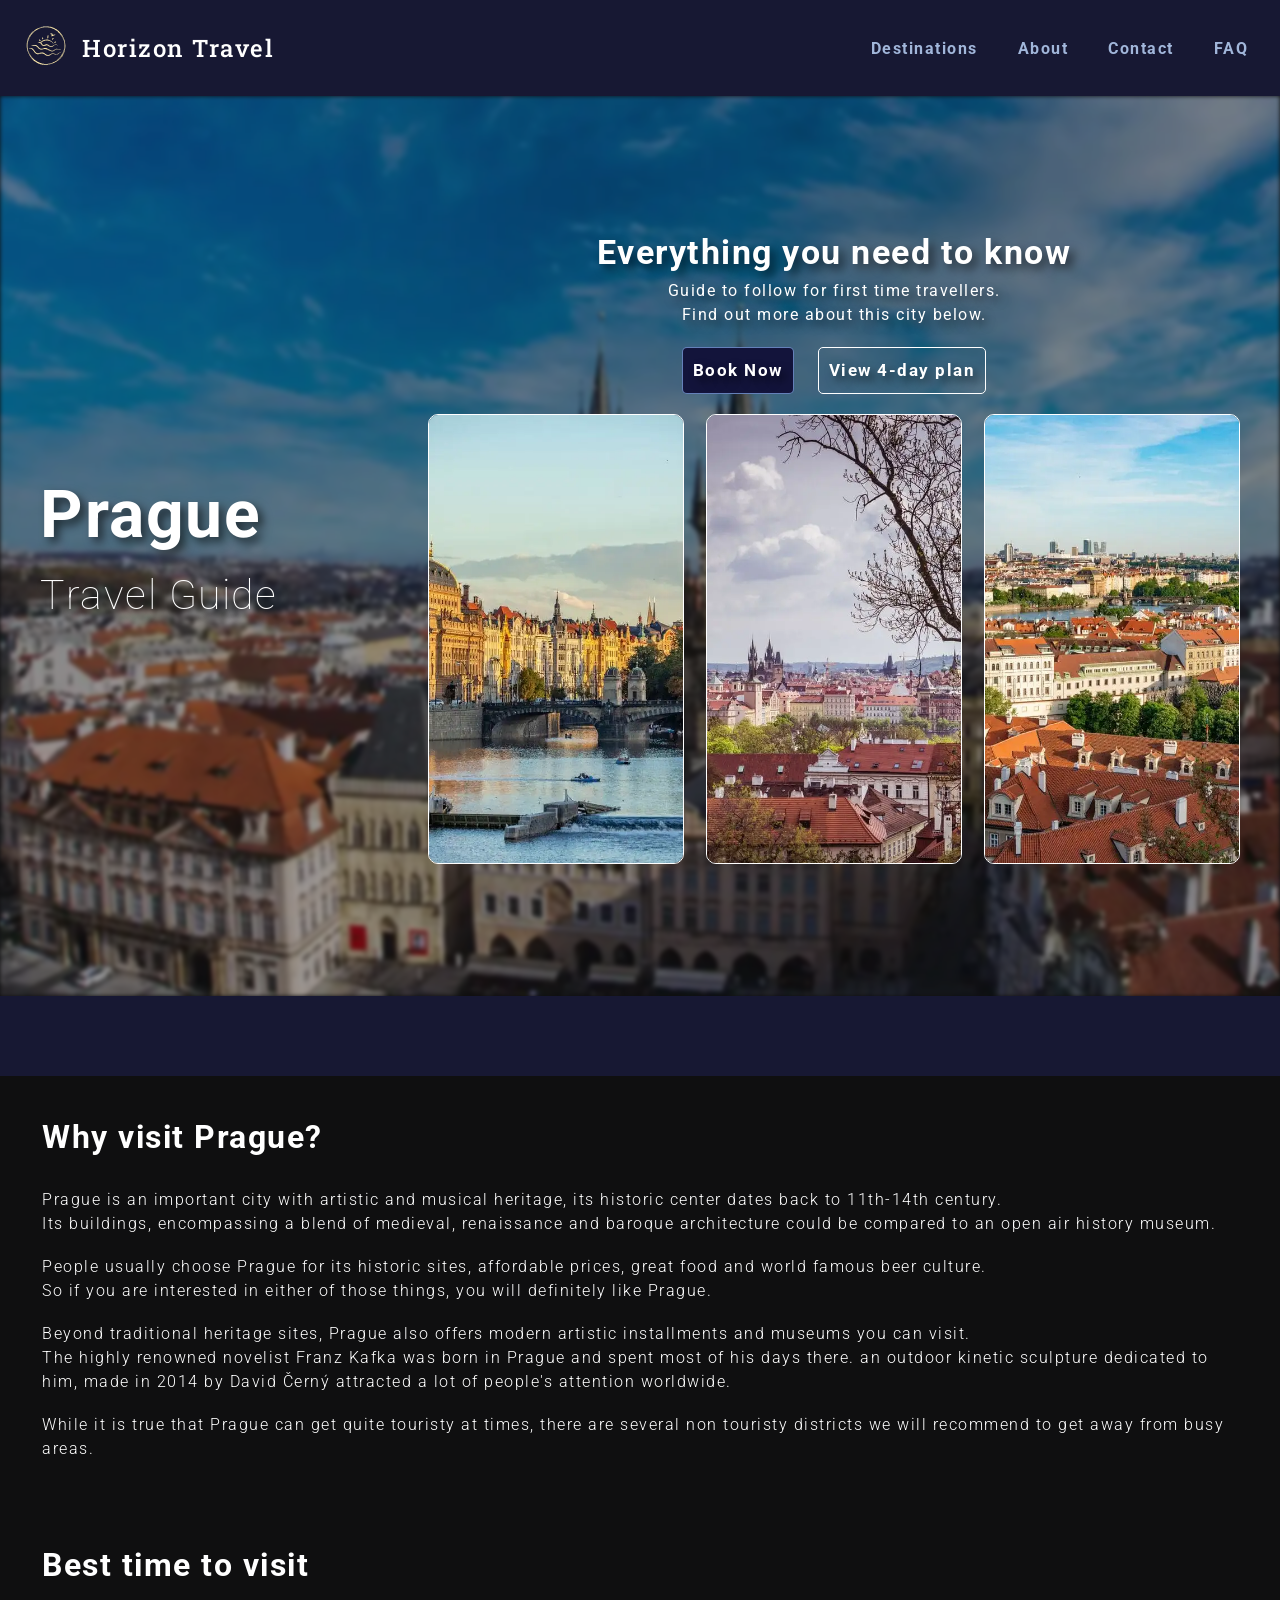
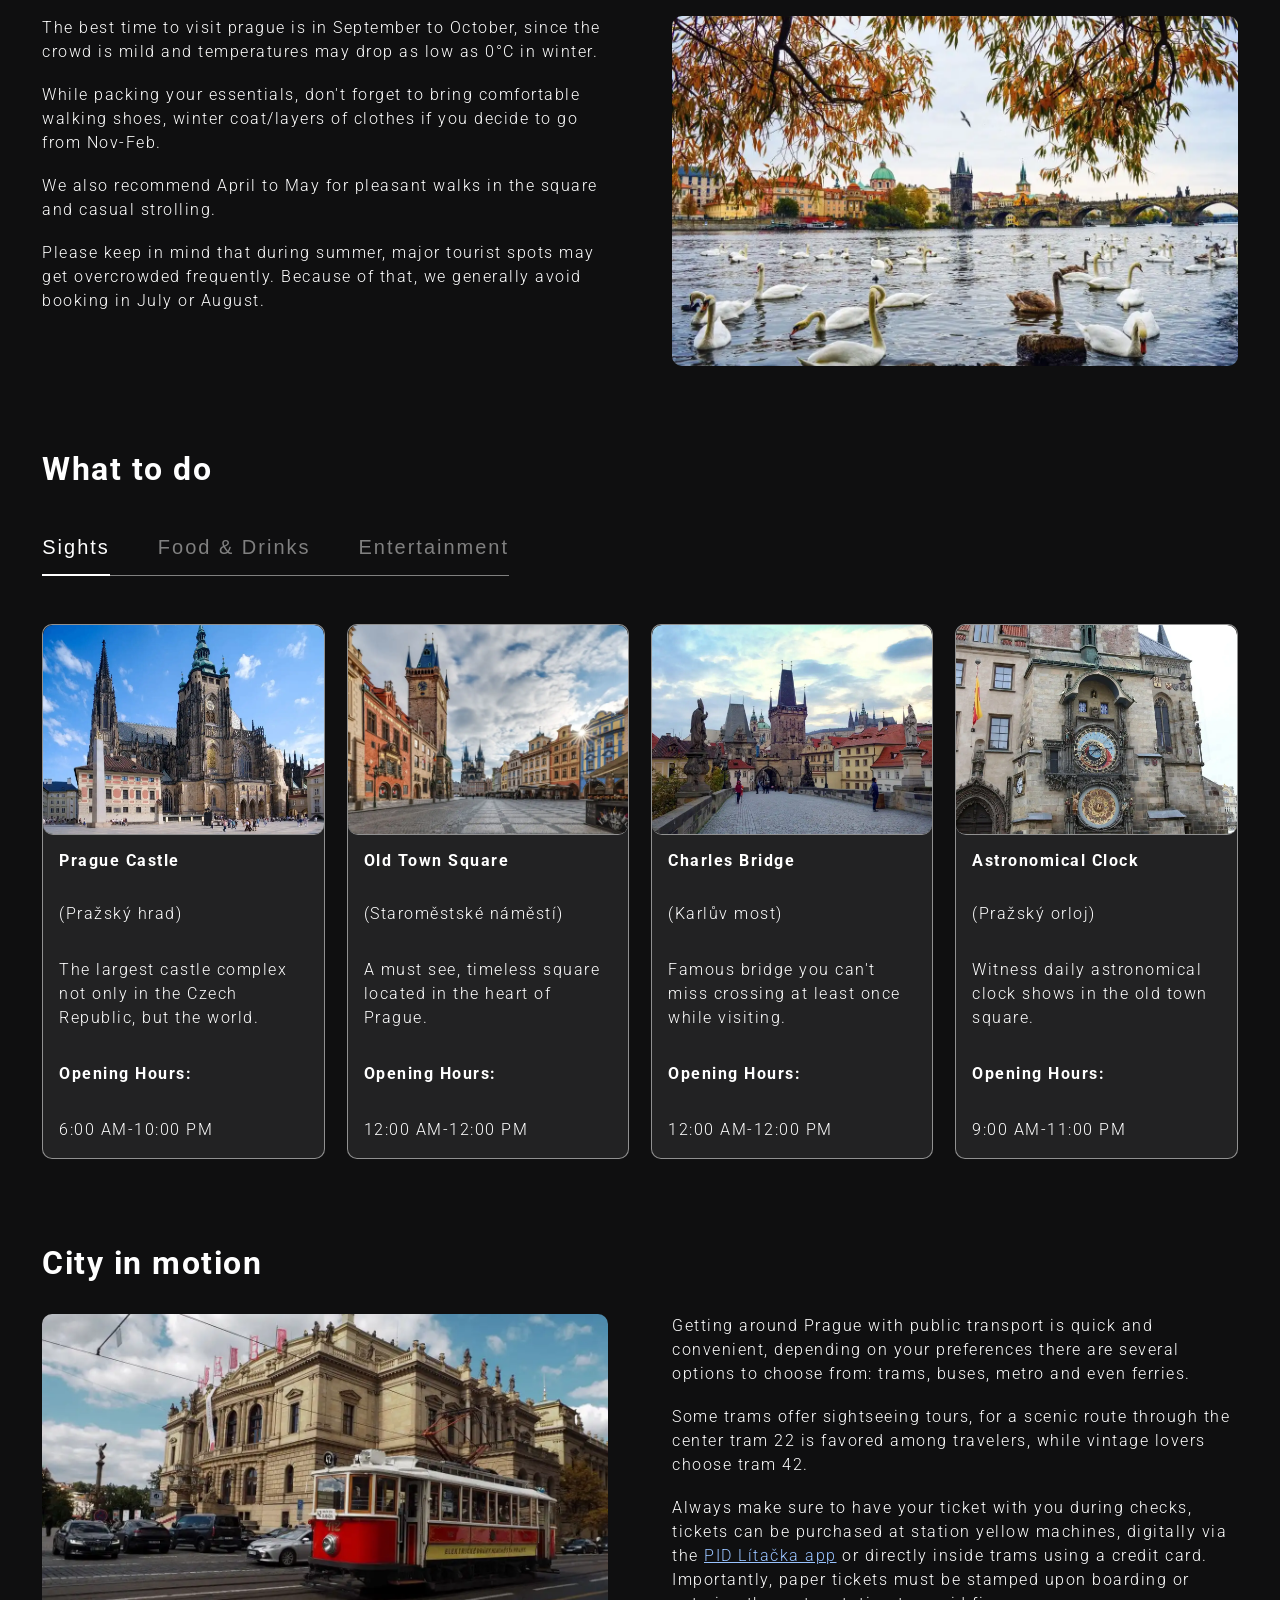
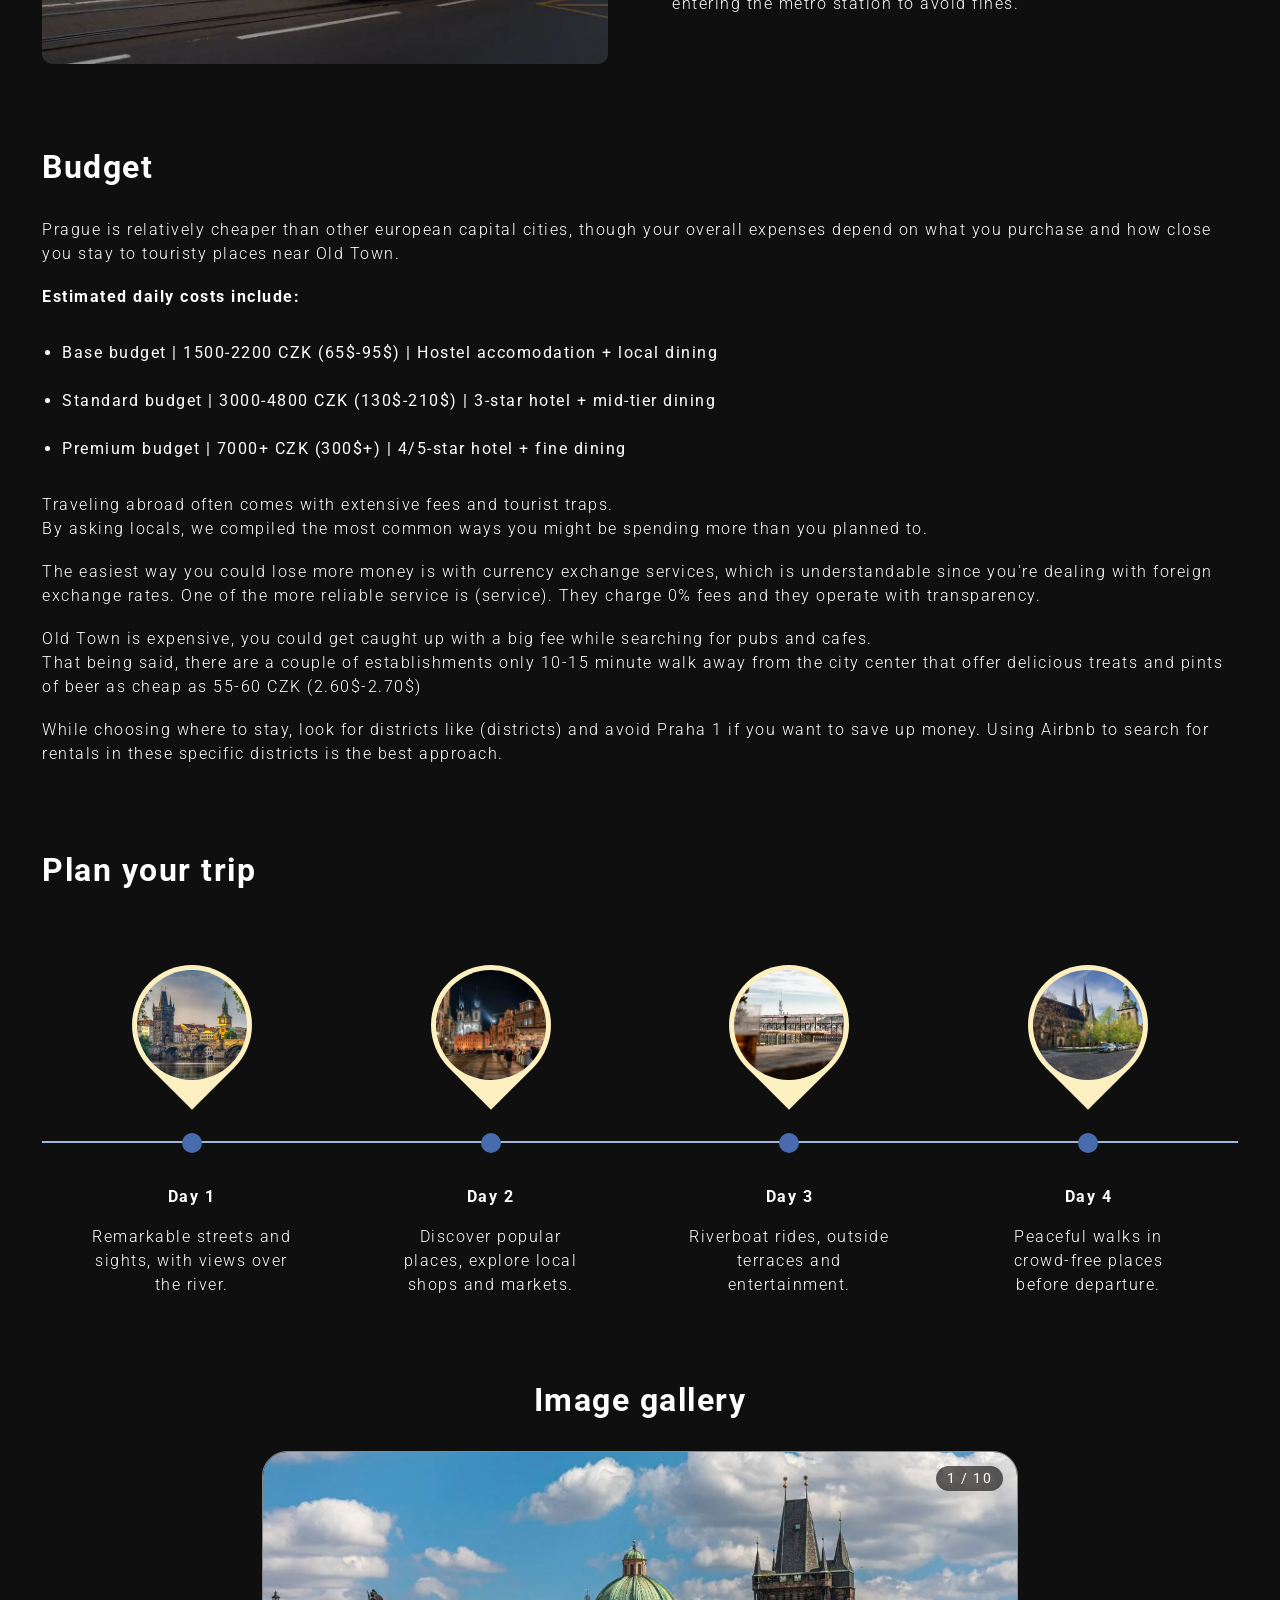
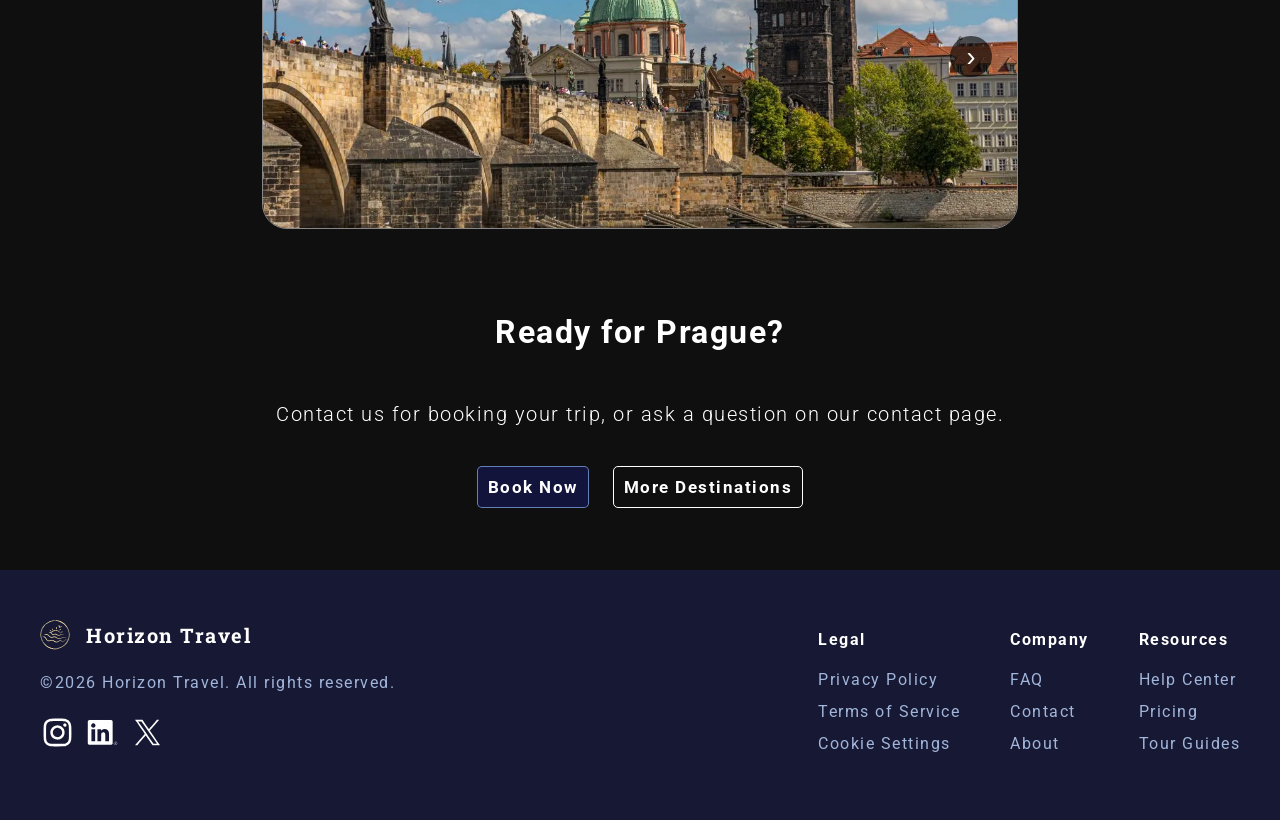
<file: prague-guide.html>
<!DOCTYPE html>
<html lang="en">
<head>
  <meta charset="UTF-8">
  <meta name="viewport" content="width=device-width, initial-scale=1.0">
  <title>Prague Guide - Horizon Travel</title>
  <script src="JS/script.js" defer></script>
  <script src="JS/prague-guide.js" defer></script>
  <link rel="stylesheet" href="CSS/main.css">
  <link rel="stylesheet" href="CSS/prague-guide.css">
  <link rel="icon" href="icons/horizon-logo.svg">
</head>
<body>
 <header>
    <div class="brand-container">
    <a href="index.html">
    <img src="icons/horizon-logo.svg" alt="Horizon logo" class="logo"></a>
    <a href="index.html" class="site-title">Horizon Travel</a>
    </div>
  <button class="menu" aria-label="Open menu" aria-expanded="false">☰</button>
    <nav>
      <div class="colorB">
      <button class="close" aria-label="Close menu">&times;</button>
     </div>
        <ul>
          <li><a href="destinations.html">Destinations</a></li>
          <li><a href="about.html">About</a></li>
          <li><a href="contact.html">Contact</a></li>
          <li><a href="FAQ.html">FAQ</a></li>
       </ul>
    </nav>
 </header>
  <div class="hero">
    <img src="images/prague-hero.webp" alt="" class="main"> 
    <div class="hero-text reveal">
    <h1>Prague</h1>
    <h2>Travel Guide</h2> 
    </div>
    <div class="right-side reveal">
      <div class="cards-text">
      <h3>Everything you need to know</h3>
      <p>Guide to follow for first time travellers.</p>
      <p>Find out more about this city below.</p>
      <div class="cta-buttons">
      <a href="contact.html">Book Now</a>
      <a href="#plan" class="second-button">View 4-day plan</a>
      </div>
      </div>
        <div class="hero-cards">
          <img src="images/prague-card-1.webp">
          <img src="images/prague-card-2.webp">
          <img src="images/prague-card-3.webp">
        </div>
    </div>
  </div>
  <div class="banner"></div>
<!--why visit prague-->
<section class="visit">
  <div class="heading reveal">
  <h2>Why visit Prague?</h2>
  </div>
  <div class="reveal">
    <p>Prague is an important city with artistic and musical heritage, its historic center dates back to 11th-14th century.</p>
    <p>Its buildings, encompassing a blend of medieval, renaissance and baroque architecture could be compared to an open air history museum.</p>
    <br>
    <p>People usually choose Prague for its historic sites, affordable prices, great food and world famous beer culture.</p>
    <p>So if you are interested in either of those things, you will definitely like Prague.</p>
    <br>
    <p>Beyond traditional heritage sites, Prague also offers modern artistic installments and museums you can visit.</p>
    <p>The highly renowned novelist Franz Kafka was born in Prague and spent most of his days there. 
      an outdoor kinetic sculpture dedicated to him, made in 2014 by David Černý attracted a lot of people's attention worldwide.</p>
    <br>
    <p>While it is true that Prague can get quite touristy at times, 
      there are several non touristy districts we will recommend to get away from busy areas.</p>
    </div>
</section>
<!--best time to visit-->
<section class="best-time">
  <div class="heading reveal">
  <h2>Best time to visit</h2>
  </div>
  <div class="img-flex reveal">
  <img src="images/prague-autumn.webp" alt="">
    <div class="img-text">
    <p>The best time to visit prague is in September to October, 
      since the crowd is mild and temperatures may drop as low as 0°C in winter.</p>
    <br>
    <p>While packing your essentials, don't forget to bring comfortable walking shoes,
      winter coat/layers of clothes if you decide to go from Nov-Feb.
    </p>
    <br>
    <p>We also recommend April to May for pleasant walks in the square and casual strolling.</p>
    <br>
    <p>Please keep in mind that during summer, major tourist spots may get overcrowded frequently.
      Because of that, we generally avoid booking in July or August.
    </p>
    </div>
  </div>
</section>
<!--what to do in prague-->
<section class="what-to-do">
  <div class="heading reveal">
  <h2>What to do</h2>
  </div>
  <div class="reveal">
    <div class="tabs" role="tablist">
      <button class="tab active" data-tab="sights">Sights</button>
      <button class="tab" data-tab="food">Food &amp; Drinks</button>
      <button class="tab" data-tab="entertainment">Entertainment</button>
    </div>
      <div class="panel active" id="sights">
        <article class="card">
          <img src="images/prague-castle.webp" alt="Prague Castle">
          <div class="card-text">
            <h4>Prague Castle</h4>
            <p>(Pražský hrad)</p>
            <p>The largest castle complex not only in the Czech Republic, but the world.</p>
            <p>Opening Hours:</p>
            <p>6:00 AM-10:00 PM</p>
          </div>
        </article>
         <article class="card">
          <img src="images/old-town-square.webp" alt="Old Town Square">
          <div class="card-text">
            <h4>Old Town Square</h4>
            <p>(Staroměstské náměstí)</p>
            <p>A must see, timeless square located in the heart of Prague.</p>
            <p>Opening Hours:</p>
            <p>12:00 AM-12:00 PM</p>
          </div>
        </article>
         <article class="card">
          <img src="images/charles-bridge.webp" alt="Charles Bridge">
          <div class="card-text">
            <h4>Charles Bridge</h4>
            <p>(Karlův most)</p>
            <p>Famous bridge you can't miss crossing at least once while visiting. </p>
            <p>Opening Hours:</p>
            <p>12:00 AM-12:00 PM</p>
          </div>
        </article>
         <article class="card">
          <img src="images/astronomical-clock.webp" alt="Astronomical Clock">
          <div class="card-text">
            <h4>Astronomical Clock</h4>
            <p>(Pražský orloj)</p>
            <p>Witness daily astronomical clock shows in the old town square.</p>
            <p>Opening Hours:</p>
            <p>9:00 AM-11:00 PM</p>
          </div>
        </article>
      </div>
      <div class="panel" id="food">
        <article class="card">
          <img src="images/prague-food1.webp" alt="Prague Food">
          <div class="card-text">
            <h4>Breakfast &amp; Brunch</h4>
            <p>(Snídaně a brunch)</p>
            <p>Have a refreshing breakfast with our favorite morning spots in the city.</p>
            <p>Best reserved:</p>
            <p>9:00 AM-11:30 AM</p>
          </div>
        </article>
        <article class="card">
          <img src="images/prague-food2.webp" alt="Prague Food">
          <div class="card-text">
            <h4>Old Town Cafés</h4>
            <p>(Staroměstské kavárny)</p>
            <p>Enjoy freshly brewed coffee in the city center with a nice view.</p>
            <p>Best reserved:</p>
            <p>2:30 PM-4:30 PM</p>
          </div>
        </article>
        <article class="card">
          <img src="images/prague-food4.webp" alt="Prague Food">
          <div class="card-text">
            <h4>Global Flavors</h4>
            <p>(Chutě světa)</p>
            <p>Authentic flavors to choose from different parts of the world.</p>
            <p>Best reserved:</p>
            <p>6:00 PM-8:00 PM</p>
          </div>
        </article>
        <article class="card">
          <img src="images/prague-food3.webp" alt="Prague Food">
          <div class="card-text">
            <h4>Cocktails &amp; Bars</h4>
            <p>(Koktejly a bary)</p>
            <p>Hang out at lively local bars, sample and savor a variety of drinks</p>
            <p>Best reserved:</p>
            <p>9:00 PM-10:00 PM</p>
          </div>
        </article>
      </div>
      <div class="panel" id="entertainment">
        <article class="card">
          <img src="images/prague-street.webp" alt="Prague Street Performance">
          <div class="card-text">
            <h4>Street Performance</h4>
            <p>(Pouliční vystoupení)</p>
            <p>Musicians, performers and artists gather on the streets for entertainment.</p>
            <p>When to go:</p>
            <p>2:00 PM-9:00 PM</p>
          </div>
        </article>
        <article class="card">
          <img src="images/prague-theater.webp" alt="Theatre play">
          <div class="card-text">
            <h4>Theater &amp; Art</h4>
            <p>(Divadlo a umění)</p>
            <p>Experience art in Prague's historic halls and modern stages.</p>
            <p>When to go:</p>
            <p>6:00 PM-9:00 PM</p>
          </div>
        </article>
        <article class="card">
          <img src="images/prague-riverboats.webp" alt="Boats docked on Vltava river">
          <div class="card-text">
            <h4>Vltava Riverboats</h4>
            <p>(Lodě na Vltavě)</p>
            <p>See the city from water, it is the most beautiful in the morning or at dusk</p>
            <p>When to go:</p>
            <p>11:00 AM or 7:00 PM</p>
          </div>
        </article>
        <article class="card">
          <img src="images/prague-music.webp" alt="Live music concert">
          <div class="card-text">
            <h4>Live Music</h4>
            <p>(Živá hudba)</p>
            <p>Festivals and concerts to enjoy, Prague music scene runs past midnight.</p>
            <p>When to go:</p>
            <p>After 9:00 PM</p>
          </div>
        </article>
      </div>
  </div>
</section>
<!--public transport-->
<section class="transport">
  <div class="heading reveal">
  <h2>City in motion</h2>
  </div>
  <div class="img-flex reveal">
  <img src="images/vintage-tram.webp" alt="Tram driving through traffic in city center">
    <div class="img-text">
    <p>Getting around Prague with public transport is quick and convenient,  
      depending on your preferences there are several 
      options to choose from: trams, buses, metro and even ferries. 
    </p>
    <br>
    <p>Some trams offer sightseeing tours, for a scenic route through the center 
      tram 22 is favored among travelers, while vintage lovers choose tram 42.</p>
    <br>
    <p>Always make sure to have your ticket with you during checks, 
      tickets can be purchased at station yellow machines,
      digitally via the <a href="https://pidlitacka.cz/en" target="_blank" rel="noopener noreferrer">PID Lítačka app</a> 
      or directly inside trams using a credit card. 
      Importantly, paper tickets must be stamped upon boarding or 
      entering the metro station to avoid fines.</p>
    </div>
  </div>
</section>
<!--budget-->
<section class="budget">
  <div class="heading reveal">
  <h2>Budget</h2>
  </div>
  <div class="budget-wrapper">
    <div class="reveal">
      <p>Prague is relatively cheaper than other european capital cities, 
        though your overall expenses depend on what you purchase and how close you stay to touristy places near Old Town.
      </p>
      <br>
      <p>Estimated daily costs include:</p>
      <ul>
        <li>Base budget | 1500-2200 CZK (65$-95$) | Hostel accomodation + local dining</li>
        <li>Standard budget | 3000-4800 CZK (130$-210$) | 3-star hotel + mid-tier dining</li>
        <li>Premium budget | 7000+ CZK (300$+) | 4/5-star hotel + fine dining</li>
      </ul>
      <p>Traveling abroad often comes with extensive fees and tourist traps.</p>
      <p>By asking locals, we compiled the most common ways you might be spending more than you planned to.</p>
      <br>
      <p>The easiest way you could lose more money is with currency exchange services, which is understandable since
        you're dealing with foreign exchange rates. One of the more reliable service is (service). 
        They charge 0% fees and they operate with transparency.</p>
      <br>
      <p>Old Town is expensive, you could get caught up with a big fee while searching for pubs and cafes.</p>
      <p>That being said, there are a couple of establishments only 10-15 minute walk away from the city center
        that offer delicious treats and pints of beer as cheap as 55-60 CZK (2.60$-2.70$)</p>
      <br>
      <p>While choosing where to stay, look for districts like (districts) and avoid Praha 1 if you want to save up money.
        Using Airbnb to search for rentals in these specific districts is the best approach.</p>
      </div>
    </div>
</section>
<!--plan your trip-->
<section id="plan">
  <div class="heading reveal">
  <h2>Plan your trip</h2>
  </div>
  <div class="timeline-wrap reveal">
    <!--first step-->
    <div class="steps">
       <div class="img-pin">
        <img src="images/day-1.webp" alt="Landmarks over the Vltava river"></div>
        <div class="node-container">
          <div class="dot"></div>
        </div>
        <div class="text-box">
        <p>Day 1</p>
        <p>Remarkable streets and sights, with views over the river.</p>
      </div>
    </div>
    <!--second step-->
    <div class="steps">
       <div class="img-pin">
        <img src="images/day-2.webp" alt="Old Town square at night"></div>
        <div class="node-container">
          <div class="dot"></div>
        </div>
        <div class="text-box">
        <p>Day 2</p>
        <p>Discover popular places, explore local shops and markets.</p>
      </div>
    </div>
    <!--third step-->
    <div class="steps">
       <div class="img-pin">
        <img src="images/day-3.webp" alt="Terrace view with a beer glass"></div>
        <div class="node-container">
          <div class="dot"></div>
        </div>
        <div class="text-box">
        <p>Day 3</p>
        <p>Riverboat rides, outside terraces and entertainment.</p>
      </div>
    </div>
    <!--fourth step-->
    <div class="steps">
       <div class="img-pin">
        <img src="images/day-4.webp" alt="Church on a quiet street"></div>
        <div class="node-container">
          <div class="dot"></div>
        </div>
        <div class="text-box">
        <p>Day 4</p>
        <p>Peaceful walks in crowd-free places before departure.</p>
      </div>
    </div>
  </div>
</section>
<!--image gallery-->
<section class="image-gallery">
  <div class="heading reveal">
  <h2>Image gallery</h2>
  </div>
    <div class="gallery-wrapper reveal">
      <div class="track">
      <!--slide 1-->
      <div class="slides">
        <img src="images/image-gallery1.webp" alt="">
        <span class="gallery-count">1 / 10</span>
      </div>
      <!--slide 2-->
      <div class="slides">
        <img src="images/image-gallery2.webp" alt="">
        <span class="gallery-count">2 / 10</span>
      </div>
      <!--slide 3-->
      <div class="slides">
        <img src="images/image-gallery3.webp" alt="">
        <span class="gallery-count">3 / 10</span>
      </div>
      <!--slide 4-->
      <div class="slides">
        <img src="images/image-gallery4.webp" alt="">
        <span class="gallery-count">4 / 10</span>
      </div>
      <!--slide 5-->
      <div class="slides">
        <img src="images/image-gallery5.webp" alt="">
        <span class="gallery-count">5 / 10</span>
      </div>
      <!--slide 6-->
      <div class="slides">
        <img src="images/image-gallery6.webp" alt="">
        <span class="gallery-count">6 / 10</span>
      </div>
      <!--slide 7-->
      <div class="slides">
        <img src="images/image-gallery7.webp" alt="">
        <span class="gallery-count">7 / 10</span>
      </div>
      <!--slide 8-->
      <div class="slides">
        <img src="images/image-gallery8.webp" alt="">
        <span class="gallery-count">8 / 10</span>
      </div>
      <!--slide 9-->
      <div class="slides">
        <img src="images/image-gallery9.webp" alt="">
        <span class="gallery-count">9 / 10</span>
      </div>
      <!--slide 10-->
      <div class="slides">
        <img src="images/image-gallery10.webp" alt="">
        <span class="gallery-count">10 / 10</span>
      </div>
      </div>
      <button class="arrow-previous">&lsaquo;</button>
      <button class="arrow-next">&rsaquo;</button>
    </div>
</section>
<!--CTA-->
<section class="CTA">
  <div class="heading reveal">
  <h2>Ready for Prague?</h2>
  <p>Contact us for booking your trip, or ask a question on our contact page.</p>
  <div class="cta-buttons">
    <a href="contact.html">Book Now</a>
    <a href="destinations.html" class="second-button">More Destinations</a>
  </div>
</section>
<!--footer-->
<footer class="footer">
  <div class="content">
    <div class="footer-brand">
      <div class="brand-header">
        <img src="icons/horizon-logo.svg" alt="Logo" class="logo">
        <h4>Horizon Travel</h4>
      </div>
      <p>©2026 Horizon Travel. All rights reserved.</p>
    <div class="socials-container">
        <img src="icons/instagram.svg" alt="instagram" class="socials">
        <img src="icons/linkedin.svg" alt="linkedin" class="socials">
        <img src="icons/x.svg" alt="twitter" class="socials">
    </div>
  </div>
<div class="footer-links">
  <!--footer links-->    
  <div class="Legal">
    <p>Legal</p>
    <ul class="wrapper">
      <li><a href="#privacy">Privacy Policy</a></li>
      <li><a href="#termsofservice">Terms of Service</a></li>
      <li><a href="#cookie">Cookie Settings</a></li>
    </ul>
  </div>
  <div class="company">
    <p>Company</p>
    <ul class="wrapper">
      <li><a href="FAQ.html">FAQ</a></li>
      <li><a href="contact.html">Contact</a></li>
      <li><a href="about.html">About</a></li>
    </ul>
  </div>
  <div class="Resources">
    <p>Resources</p>
    <ul class="wrapper">
      <li><a href="#help">Help Center</a></li>
      <li><a href="#pricing">Pricing</a></li>
      <li><a href="destinations.html">Tour Guides</a></li>
    </ul>
  </div>
  </div>
 </div>
</footer>
</body>
</html>
</file>
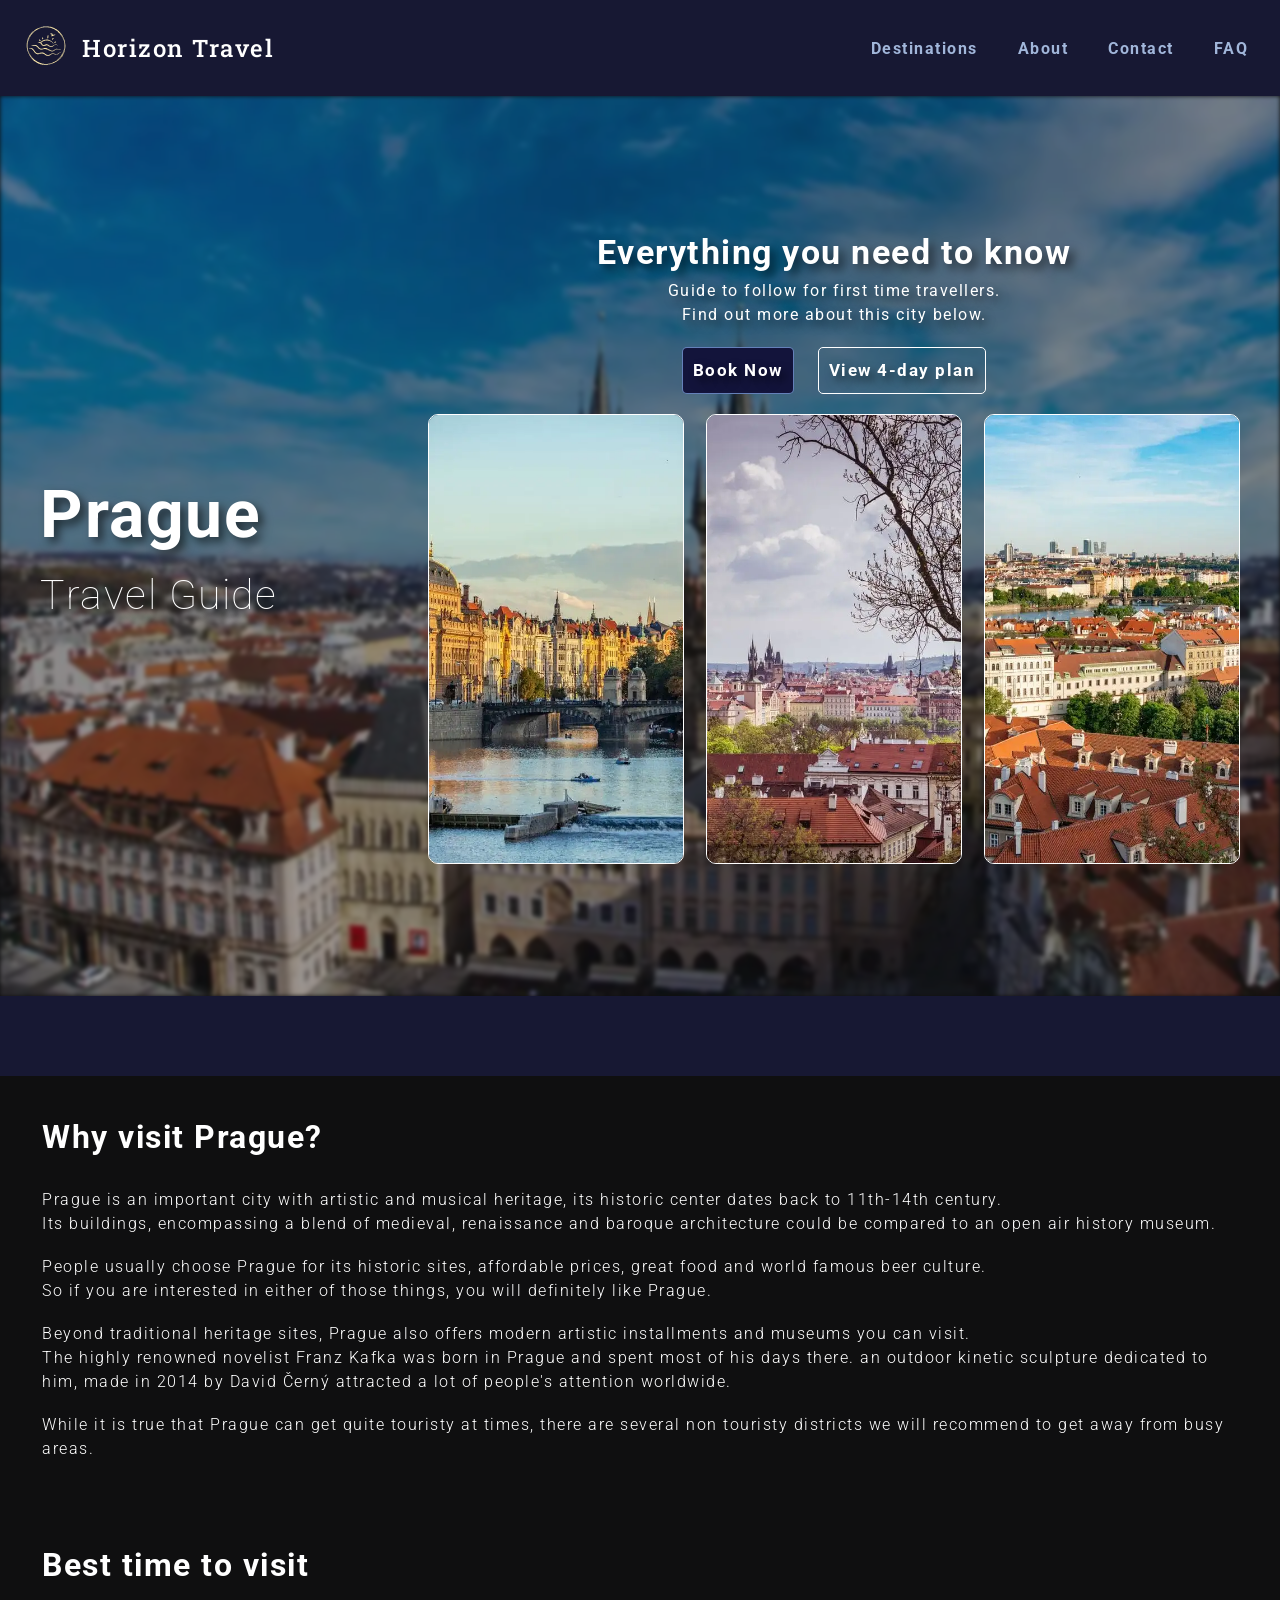
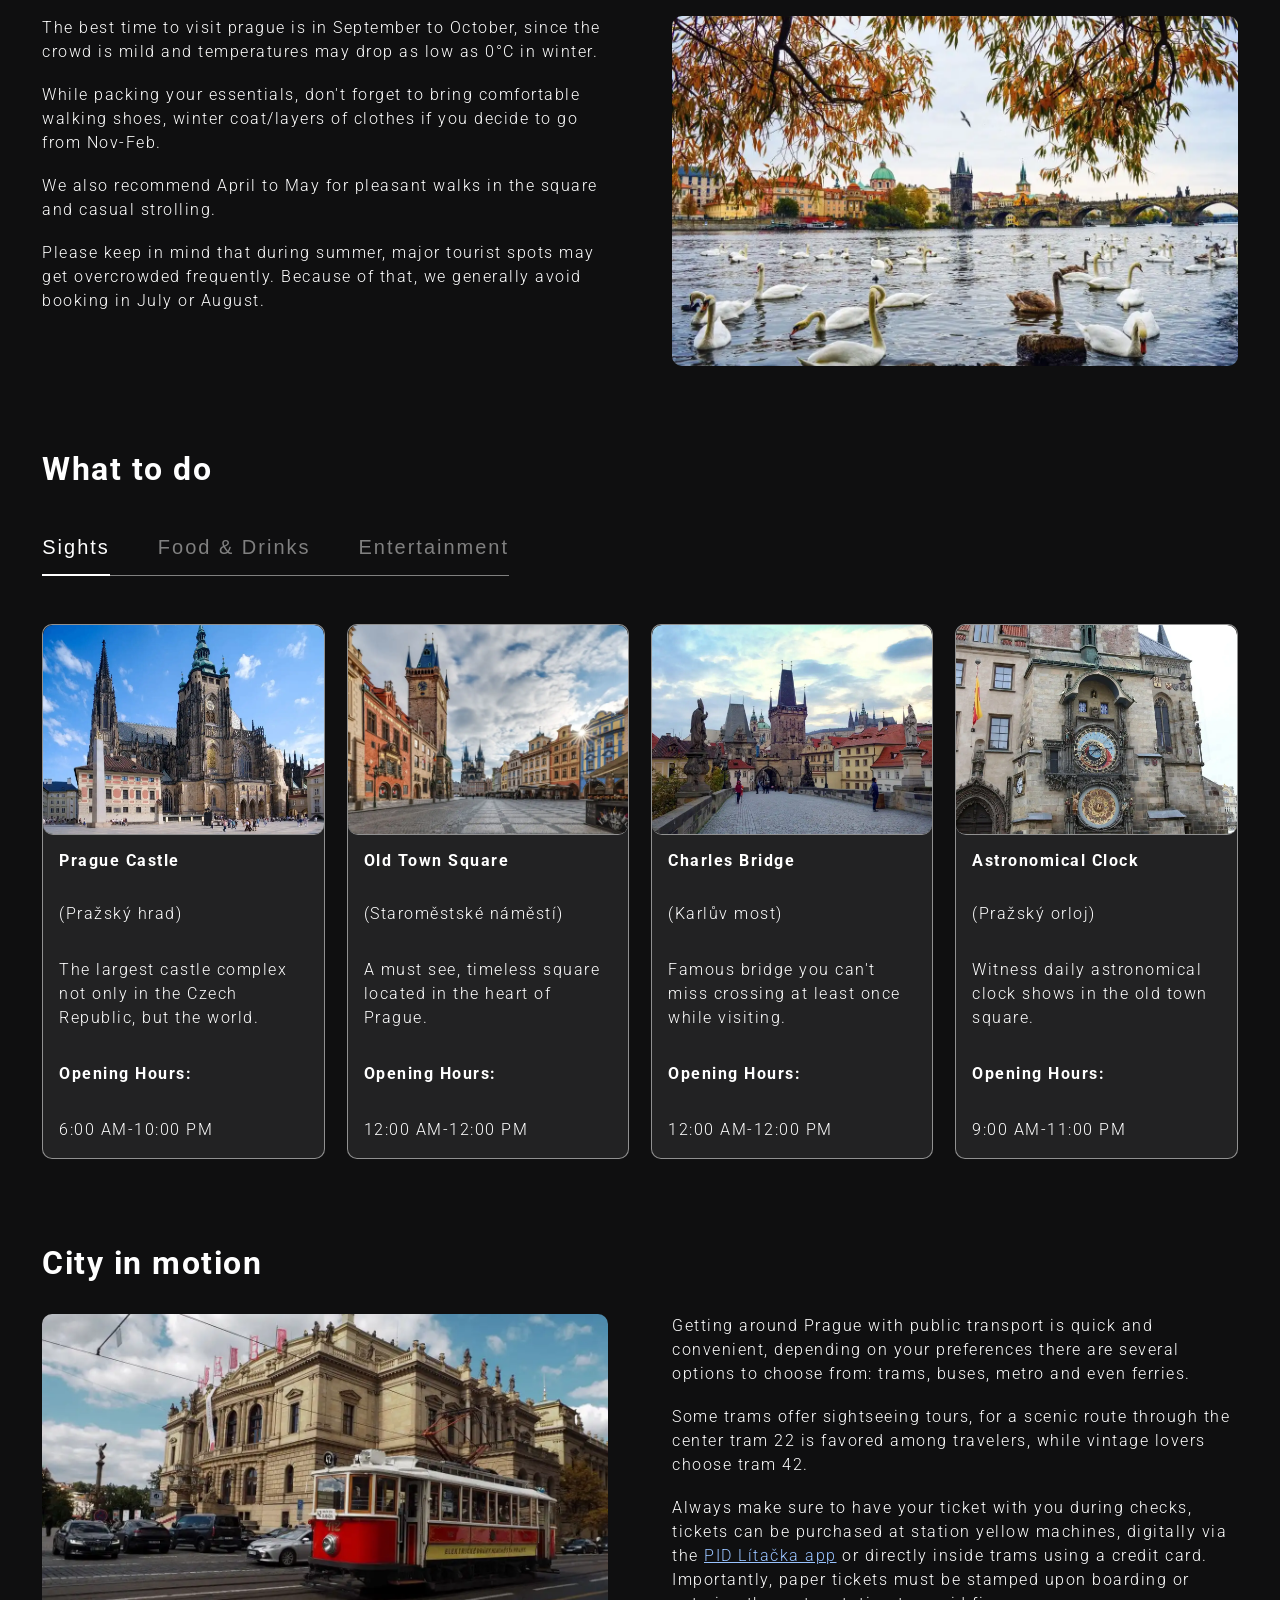
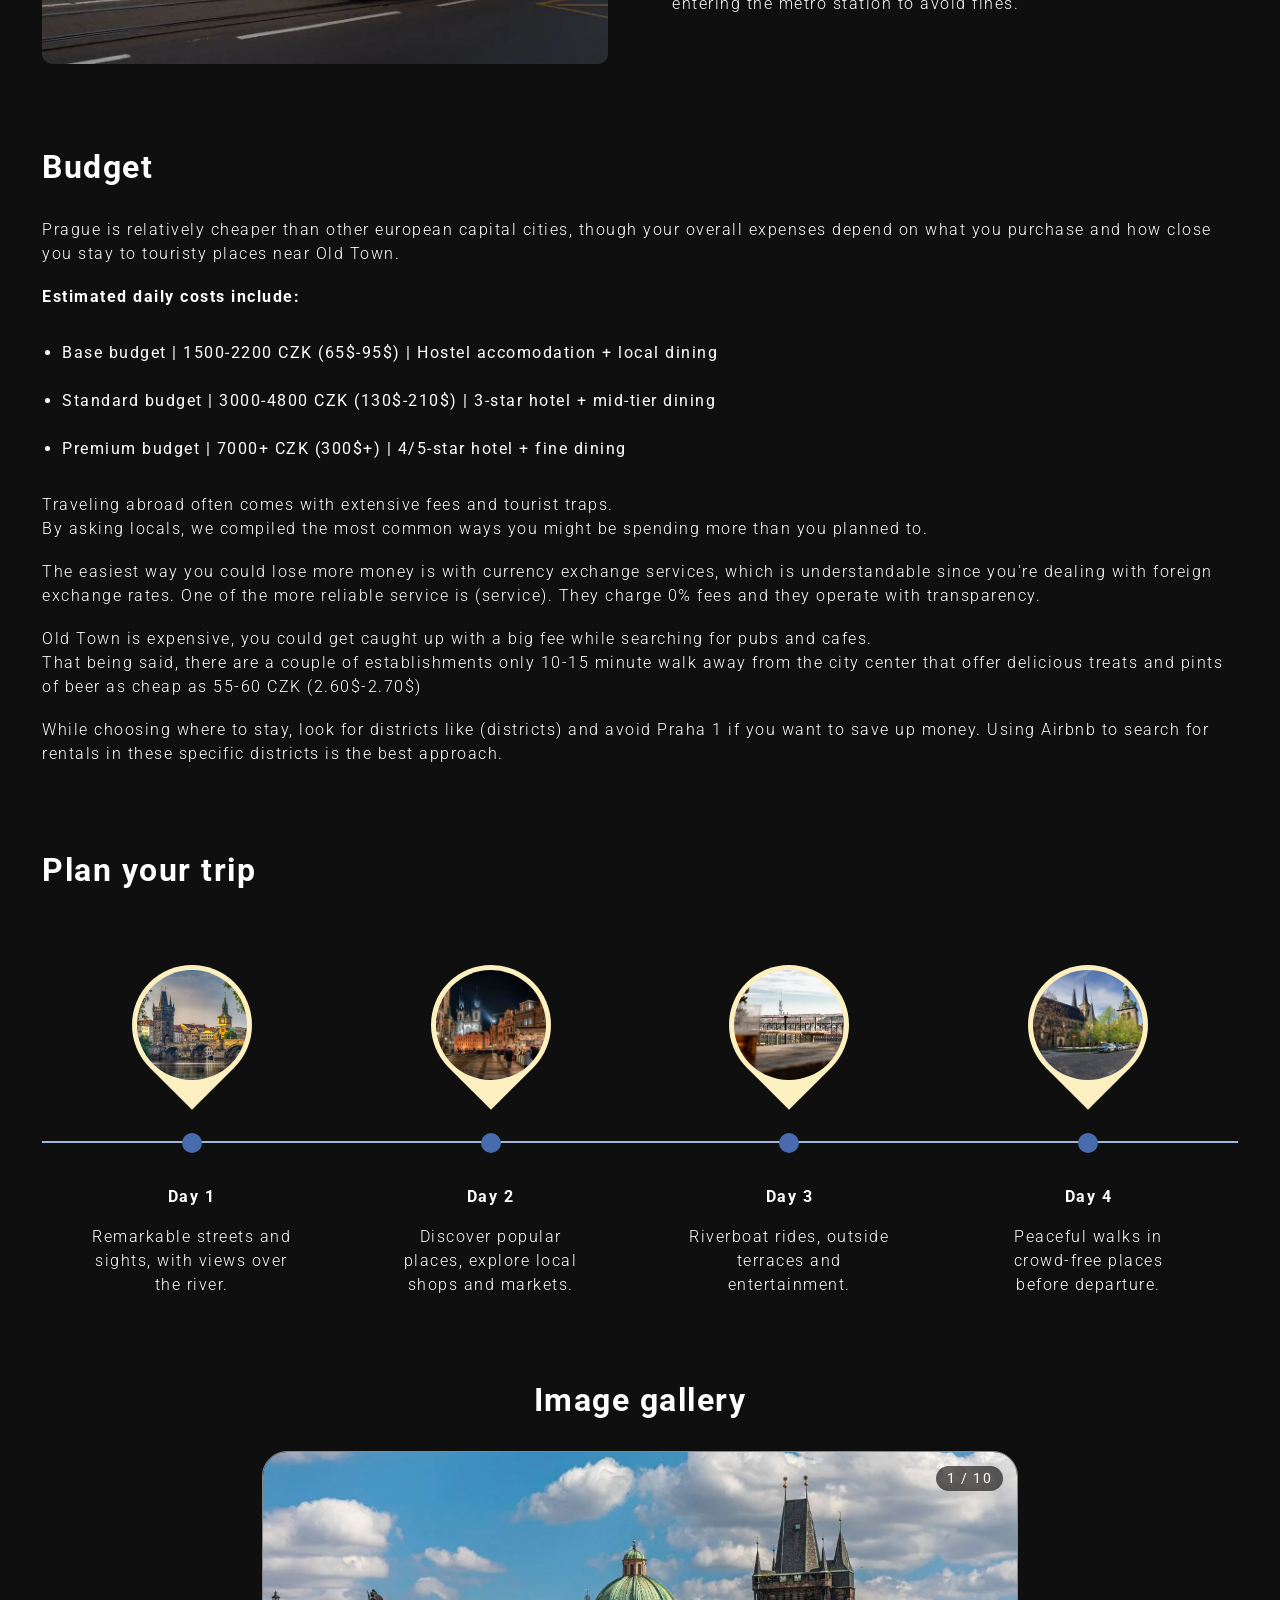
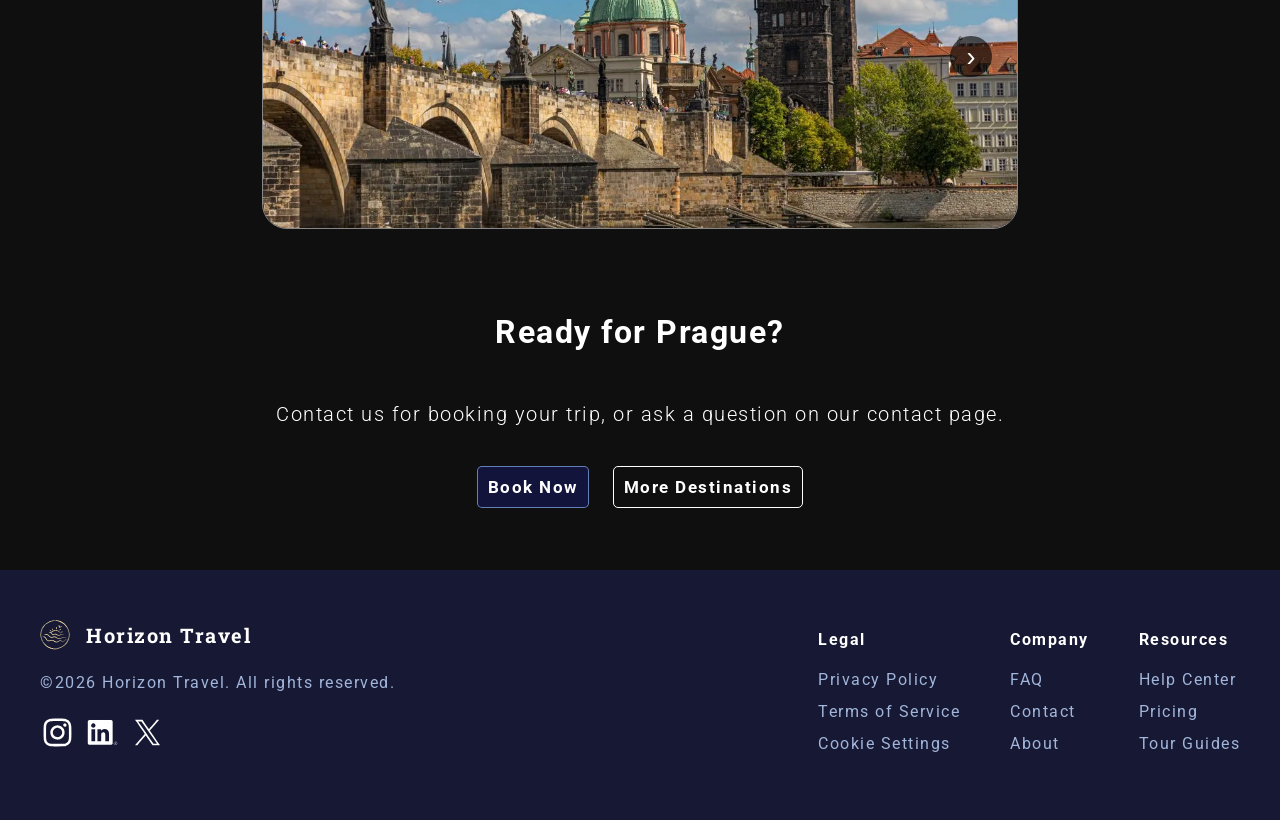
<file: sample-guide.html>
<!DOCTYPE html>
<html lang="en">
<head>
  <meta charset="UTF-8">
  <meta name="viewport" content="width=device-width, initial-scale=1.0">
  <title>Prague Guide - Horizon Travel</title>
  <script src="JS/script.js" defer></script>
  <script src="JS/sample-guide.js" defer></script>
  <link rel="stylesheet" href="CSS/main.css">
  <link rel="stylesheet" href="CSS/sample-guide.css">
  <link rel="icon" href="icons/horizon-logo.svg">
</head>
<body>
 <header>
    <div class="brand-container">
    <a href="index.html">
    <img src="icons/horizon-logo.svg" alt="Horizon logo" class="logo"></a>
    <a href="index.html" class="site-title">Horizon Travel</a>
    </div>
  <button class="menu" aria-label="Open menu" aria-expanded="false">☰</button>
    <nav>
      <div class="colorB">
      <button class="close" aria-label="Close menu">&times;</button>
     </div>
        <ul>
          <li><a href="destinations.html">Destinations</a></li>
          <li><a href="about.html">About</a></li>
          <li><a href="contact.html">Contact</a></li>
          <li><a href="FAQ.html">FAQ</a></li>
       </ul>
    </nav>
 </header>
  <div class="hero">
    <img src="images/prague-hero.webp" alt="" class="main"> 
    <div class="hero-text reveal">
    <h1>Prague</h1>
    <h2>Travel Guide</h2> 
    </div>
    <div class="right-side reveal">
      <div class="cards-text">
      <h3>Everything you need to know</h3>
      <p>Guide to follow for first time travellers.</p>
      <p>Find out more about this city below.</p>
      <div class="cta-buttons">
      <a href="contact.html">Book Now</a>
      <a href="#plan" class="second-button">View 4-day plan</a>
      </div>
      </div>
        <div class="hero-cards">
          <img src="images/prague-card-1.webp">
          <img src="images/prague-card-2.webp">
          <img src="images/prague-card-3.webp">
        </div>
    </div>
  </div>
  <div class="banner"></div>
<!--why visit prague-->
<section class="visit">
  <div class="heading reveal">
  <h2>Why visit Prague?</h2>
  </div>
  <div class="reveal">
    <p>Prague is an important city with artistic and musical heritage, its historic center dates back to 11th-14th century.</p>
    <p>Its buildings, encompassing a blend of medieval, renaissance and baroque architecture could be compared to an open air history museum.</p>
    <br>
    <p>People usually choose Prague for its historic sites, affordable prices, great food and world famous beer culture.</p>
    <p>So if you are interested in either of those things, you will definitely like Prague.</p>
    <br>
    <p>Beyond traditional heritage sites, Prague also offers modern artistic installments and museums you can visit.</p>
    <p>The highly renowned novelist Franz Kafka was born in Prague and spent most of his days there. 
      an outdoor kinetic sculpture dedicated to him, made in 2014 by David Černý attracted a lot of people's attention worldwide.</p>
    <br>
    <p>While it is true that Prague can get quite touristy at times, 
      there are several non touristy districts we will recommend to get away from busy areas.</p>
    </div>
</section>
<!--best time to visit-->
<section class="best-time">
  <div class="heading reveal">
  <h2>Best time to visit</h2>
  </div>
  <div class="img-flex reveal">
  <img src="images/prague-autumn.webp" alt="">
    <div class="img-text">
    <p>The best time to visit prague is in September to October, 
      since the crowd is mild and temperatures may drop as low as 0°C in winter.</p>
    <br>
    <p>While packing your essentials, don't forget to bring comfortable walking shoes,
      winter coat/layers of clothes if you decide to go from Nov-Feb.
    </p>
    <br>
    <p>We also recommend April to May for pleasant walks in the square and casual strolling.</p>
    <br>
    <p>Please keep in mind that during summer, major tourist spots may get overcrowded frequently.
      Because of that, we generally avoid booking in July or August.
    </p>
    </div>
  </div>
</section>
<!--what to do in prague-->
<section class="what-to-do">
  <div class="heading reveal">
  <h2>What to do</h2>
  </div>
  <div class="reveal">
    <div class="tabs" role="tablist">
      <button class="tab active" data-tab="sights">Sights</button>
      <button class="tab" data-tab="food">Food &amp; Drinks</button>
      <button class="tab" data-tab="entertainment">Entertainment</button>
    </div>
      <div class="panel active" id="sights">
        <article class="card">
          <img src="images/prague-castle.webp" alt="Prague Castle">
          <div class="card-text">
            <h4>Prague Castle</h4>
            <p>(Pražský hrad)</p>
            <p>The largest castle complex not only in the Czech Republic, but the world.</p>
            <p>Opening Hours:</p>
            <p>6:00 AM-10:00 PM</p>
          </div>
        </article>
         <article class="card">
          <img src="images/old-town-square.webp" alt="Old Town Square">
          <div class="card-text">
            <h4>Old Town Square</h4>
            <p>(Staroměstské náměstí)</p>
            <p>A must see, timeless square located in the heart of Prague.</p>
            <p>Opening Hours:</p>
            <p>12:00 AM-12:00 PM</p>
          </div>
        </article>
         <article class="card">
          <img src="images/charles-bridge.webp" alt="Charles Bridge">
          <div class="card-text">
            <h4>Charles Bridge</h4>
            <p>(Karlův most)</p>
            <p>Famous bridge you can't miss crossing at least once while visiting. </p>
            <p>Opening Hours:</p>
            <p>12:00 AM-12:00 PM</p>
          </div>
        </article>
         <article class="card">
          <img src="images/astronomical-clock.webp" alt="Astronomical Clock">
          <div class="card-text">
            <h4>Astronomical Clock</h4>
            <p>(Pražský orloj)</p>
            <p>Witness daily astronomical clock shows in the old town square.</p>
            <p>Opening Hours:</p>
            <p>9:00 AM-11:00 PM</p>
          </div>
        </article>
      </div>
      <div class="panel" id="food">
        <article class="card">
          <img src="images/prague-food1.webp" alt="Prague Food">
          <div class="card-text">
            <h4>Breakfast &amp; Brunch</h4>
            <p>(Snídaně a brunch)</p>
            <p>Have a refreshing breakfast with our favorite morning spots in the city.</p>
            <p>Best reserved:</p>
            <p>9:00 AM-11:30 AM</p>
          </div>
        </article>
        <article class="card">
          <img src="images/prague-food2.webp" alt="Prague Food">
          <div class="card-text">
            <h4>Old Town Cafés</h4>
            <p>(Staroměstské kavárny)</p>
            <p>Enjoy freshly brewed coffee in the city center with a nice view.</p>
            <p>Best reserved:</p>
            <p>2:30 PM-4:30 PM</p>
          </div>
        </article>
        <article class="card">
          <img src="images/prague-food4.webp" alt="Prague Food">
          <div class="card-text">
            <h4>Global Flavors</h4>
            <p>(Chutě světa)</p>
            <p>Authentic flavors to choose from different parts of the world.</p>
            <p>Best reserved:</p>
            <p>6:00 PM-8:00 PM</p>
          </div>
        </article>
        <article class="card">
          <img src="images/prague-food3.webp" alt="Prague Food">
          <div class="card-text">
            <h4>Cocktails &amp; Bars</h4>
            <p>(Koktejly a bary)</p>
            <p>Hang out at lively local bars, sample and savor a variety of drinks</p>
            <p>Best reserved:</p>
            <p>9:00 PM-10:00 PM</p>
          </div>
        </article>
      </div>
      <div class="panel" id="entertainment">
        <article class="card">
          <img src="images/prague-street.webp" alt="Prague Street Performance">
          <div class="card-text">
            <h4>Street Performance</h4>
            <p>(Pouliční vystoupení)</p>
            <p>Musicians, performers and artists gather on the streets for entertainment.</p>
            <p>When to go:</p>
            <p>2:00 PM-9:00 PM</p>
          </div>
        </article>
        <article class="card">
          <img src="images/prague-theater.webp" alt="Theatre play">
          <div class="card-text">
            <h4>Theater &amp; Art</h4>
            <p>(Divadlo a umění)</p>
            <p>Experience art in Prague's historic halls and modern stages.</p>
            <p>When to go:</p>
            <p>6:00 PM-9:00 PM</p>
          </div>
        </article>
        <article class="card">
          <img src="images/prague-riverboats.webp" alt="Boats docked on Vltava river">
          <div class="card-text">
            <h4>Vltava Riverboats</h4>
            <p>(Lodě na Vltavě)</p>
            <p>See the city from water, it is the most beautiful in the morning or at dusk</p>
            <p>When to go:</p>
            <p>11:00 AM or 7:00 PM</p>
          </div>
        </article>
        <article class="card">
          <img src="images/prague-music.webp" alt="Live music concert">
          <div class="card-text">
            <h4>Live Music</h4>
            <p>(Živá hudba)</p>
            <p>Festivals and concerts to enjoy, Prague music scene runs past midnight.</p>
            <p>When to go:</p>
            <p>After 9:00 PM</p>
          </div>
        </article>
      </div>
  </div>
</section>
<!--public transport-->
<section class="transport">
  <div class="heading reveal">
  <h2>City in motion</h2>
  </div>
  <div class="img-flex reveal">
  <img src="images/vintage-tram.webp" alt="Tram driving through traffic in city center">
    <div class="img-text">
    <p>Getting around Prague with public transport is quick and convenient,  
      depending on your preferences there are several 
      options to choose from: trams, buses, metro and even ferries. 
    </p>
    <br>
    <p>Some trams offer sightseeing tours, for a scenic route through the center 
      tram 22 is favored among travelers, while vintage lovers choose tram 42.</p>
    <br>
    <p>Always make sure to have your ticket with you during checks, 
      tickets can be purchased at station yellow machines,
      digitally via the <a href="https://pidlitacka.cz/en" target="_blank" rel="noopener noreferrer">PID Lítačka app</a> 
      or directly inside trams using a credit card. 
      Importantly, paper tickets must be stamped upon boarding or 
      entering the metro station to avoid fines.</p>
    </div>
  </div>
</section>
<!--budget-->
<section class="budget">
  <div class="heading reveal">
  <h2>Budget</h2>
  </div>
  <div class="budget-wrapper">
    <div class="reveal">
      <p>Prague is relatively cheaper than other european capital cities, 
        though your overall expenses depend on what you purchase and how close you stay to touristy places near Old Town.
      </p>
      <br>
      <p>Estimated daily costs include:</p>
      <ul>
        <li>Base budget | 1500-2200 CZK (65$-95$) | Hostel accomodation + local dining</li>
        <li>Standard budget | 3000-4800 CZK (130$-210$) | 3-star hotel + mid-tier dining</li>
        <li>Premium budget | 7000+ CZK (300$+) | 4/5-star hotel + fine dining</li>
      </ul>
      <p>Traveling abroad often comes with extensive fees and tourist traps.</p>
      <p>By asking locals, we compiled the most common ways you might be spending more than you planned to.</p>
      <br>
      <p>The easiest way you could lose more money is with currency exchange services, which is understandable since
        you're dealing with foreign exchange rates. One of the more reliable service is (service). 
        They charge 0% fees and they operate with transparency.</p>
      <br>
      <p>Old Town is expensive, you could get caught up with a big fee while searching for pubs and cafes.</p>
      <p>That being said, there are a couple of establishments only 10-15 minute walk away from the city center
        that offer delicious treats and pints of beer as cheap as 55-60 CZK (2.60$-2.70$)</p>
      <br>
      <p>While choosing where to stay, look for districts like (districts) and avoid Praha 1 if you want to save up money.
        Using Airbnb to search for rentals in these specific districts is the best approach.</p>
      </div>
    </div>
</section>
<!--plan your trip-->
<section id="plan">
  <div class="heading reveal">
  <h2>Plan your trip</h2>
  </div>
  <div class="timeline-wrap reveal">
    <!--first step-->
    <div class="steps">
       <div class="img-pin">
        <img src="images/day-1.webp" alt="Landmarks over the Vltava river"></div>
        <div class="node-container">
          <div class="dot"></div>
        </div>
        <div class="text-box">
        <p>Day 1</p>
        <p>Remarkable streets and sights, with views over the river.</p>
      </div>
    </div>
    <!--second step-->
    <div class="steps">
       <div class="img-pin">
        <img src="images/day-2.webp" alt="Old Town square at night"></div>
        <div class="node-container">
          <div class="dot"></div>
        </div>
        <div class="text-box">
        <p>Day 2</p>
        <p>Discover popular places, explore local shops and markets.</p>
      </div>
    </div>
    <!--third step-->
    <div class="steps">
       <div class="img-pin">
        <img src="images/day-3.webp" alt="Terrace view with a beer glass"></div>
        <div class="node-container">
          <div class="dot"></div>
        </div>
        <div class="text-box">
        <p>Day 3</p>
        <p>Riverboat rides, outside terraces and entertainment.</p>
      </div>
    </div>
    <!--fourth step-->
    <div class="steps">
       <div class="img-pin">
        <img src="images/day-4.webp" alt="Church on a quiet street"></div>
        <div class="node-container">
          <div class="dot"></div>
        </div>
        <div class="text-box">
        <p>Day 4</p>
        <p>Peaceful walks in crowd-free places before departure.</p>
      </div>
    </div>
  </div>
</section>
<!--image gallery-->
<section class="image-gallery">
  <div class="heading reveal">
  <h2>Image gallery</h2>
  </div>
    <div class="gallery-wrapper reveal">
      <div class="track">
      <!--slide 1-->
      <div class="slides">
        <img src="images/image-gallery1.webp" alt="">
        <span class="gallery-count">1 / 10</span>
      </div>
      <!--slide 2-->
      <div class="slides">
        <img src="images/image-gallery2.webp" alt="">
        <span class="gallery-count">2 / 10</span>
      </div>
      <!--slide 3-->
      <div class="slides">
        <img src="images/image-gallery3.webp" alt="">
        <span class="gallery-count">3 / 10</span>
      </div>
      <!--slide 4-->
      <div class="slides">
        <img src="images/image-gallery4.webp" alt="">
        <span class="gallery-count">4 / 10</span>
      </div>
      <!--slide 5-->
      <div class="slides">
        <img src="images/image-gallery5.webp" alt="">
        <span class="gallery-count">5 / 10</span>
      </div>
      <!--slide 6-->
      <div class="slides">
        <img src="images/image-gallery6.webp" alt="">
        <span class="gallery-count">6 / 10</span>
      </div>
      <!--slide 7-->
      <div class="slides">
        <img src="images/image-gallery7.webp" alt="">
        <span class="gallery-count">7 / 10</span>
      </div>
      <!--slide 8-->
      <div class="slides">
        <img src="images/image-gallery8.webp" alt="">
        <span class="gallery-count">8 / 10</span>
      </div>
      <!--slide 9-->
      <div class="slides">
        <img src="images/image-gallery9.webp" alt="">
        <span class="gallery-count">9 / 10</span>
      </div>
      <!--slide 10-->
      <div class="slides">
        <img src="images/image-gallery10.webp" alt="">
        <span class="gallery-count">10 / 10</span>
      </div>
      </div>
      <button class="arrow-previous">&lsaquo;</button>
      <button class="arrow-next">&rsaquo;</button>
    </div>
</section>
<!--CTA-->
<section class="CTA">
  <div class="heading reveal">
  <h2>Ready for Prague?</h2>
  <p>Contact us for booking your trip, or ask a question on our contact page.</p>
  <div class="cta-buttons">
    <a href="contact.html">Book Now</a>
    <a href="destinations.html" class="second-button">More Destinations</a>
  </div>
</section>
<!--footer-->
<footer class="footer">
  <div class="content">
    <div class="footer-brand">
      <div class="brand-header">
        <img src="icons/horizon-logo.svg" alt="Logo" class="logo">
        <h4>Horizon Travel</h4>
      </div>
      <p>©2026 Horizon Travel. All rights reserved.</p>
    <div class="socials-container">
        <img src="icons/instagram.svg" alt="instagram" class="socials">
        <img src="icons/linkedin.svg" alt="linkedin" class="socials">
        <img src="icons/x.svg" alt="twitter" class="socials">
    </div>
  </div>
<div class="footer-links">
  <!--footer links-->    
  <div class="Legal">
    <p>Legal</p>
    <ul class="wrapper">
      <li><a href="#privacy">Privacy Policy</a></li>
      <li><a href="#termsofservice">Terms of Service</a></li>
      <li><a href="#cookie">Cookie Settings</a></li>
    </ul>
  </div>
  <div class="company">
    <p>Company</p>
    <ul class="wrapper">
      <li><a href="FAQ.html">FAQ</a></li>
      <li><a href="contact.html">Contact</a></li>
      <li><a href="about.html">About</a></li>
    </ul>
  </div>
  <div class="Resources">
    <p>Resources</p>
    <ul class="wrapper">
      <li><a href="#help">Help Center</a></li>
      <li><a href="#pricing">Pricing</a></li>
      <li><a href="destinations.html">Tour Guides</a></li>
    </ul>
  </div>
  </div>
 </div>
</footer>
</body>
</html>
</file>
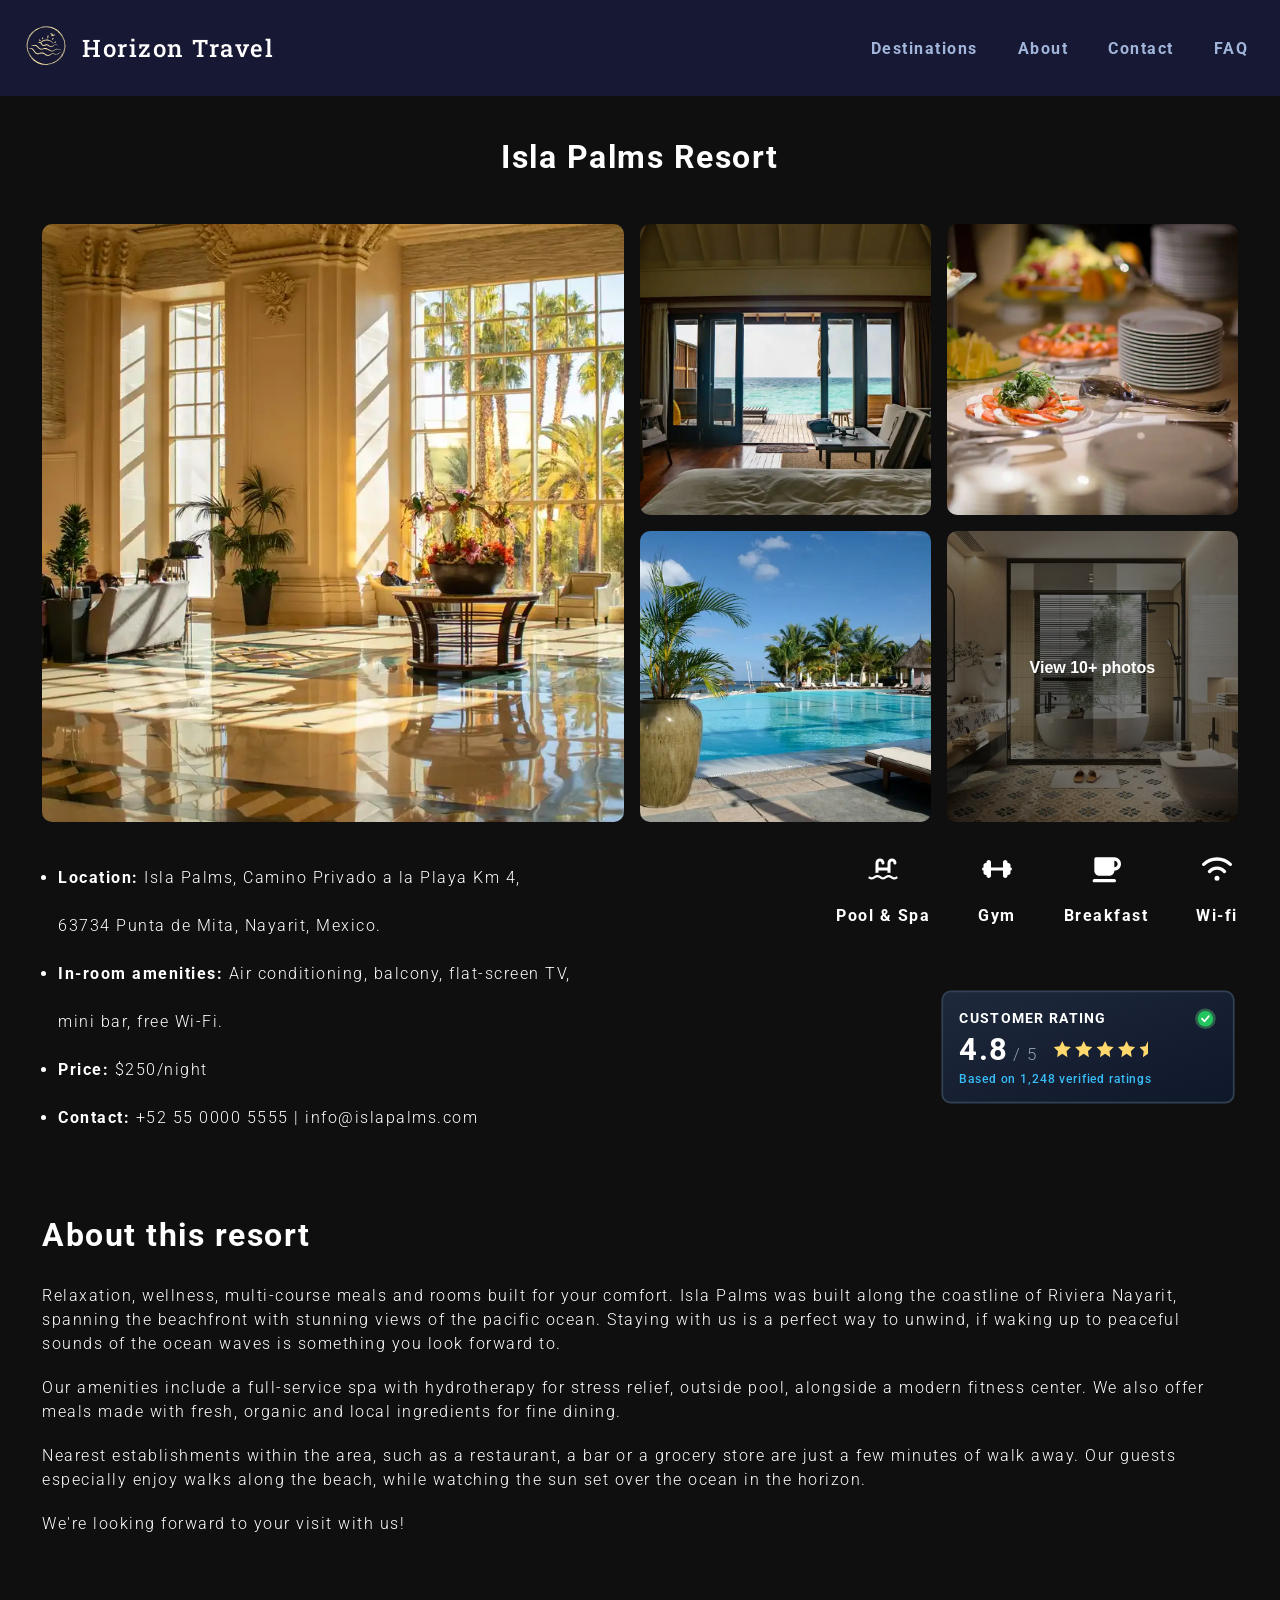
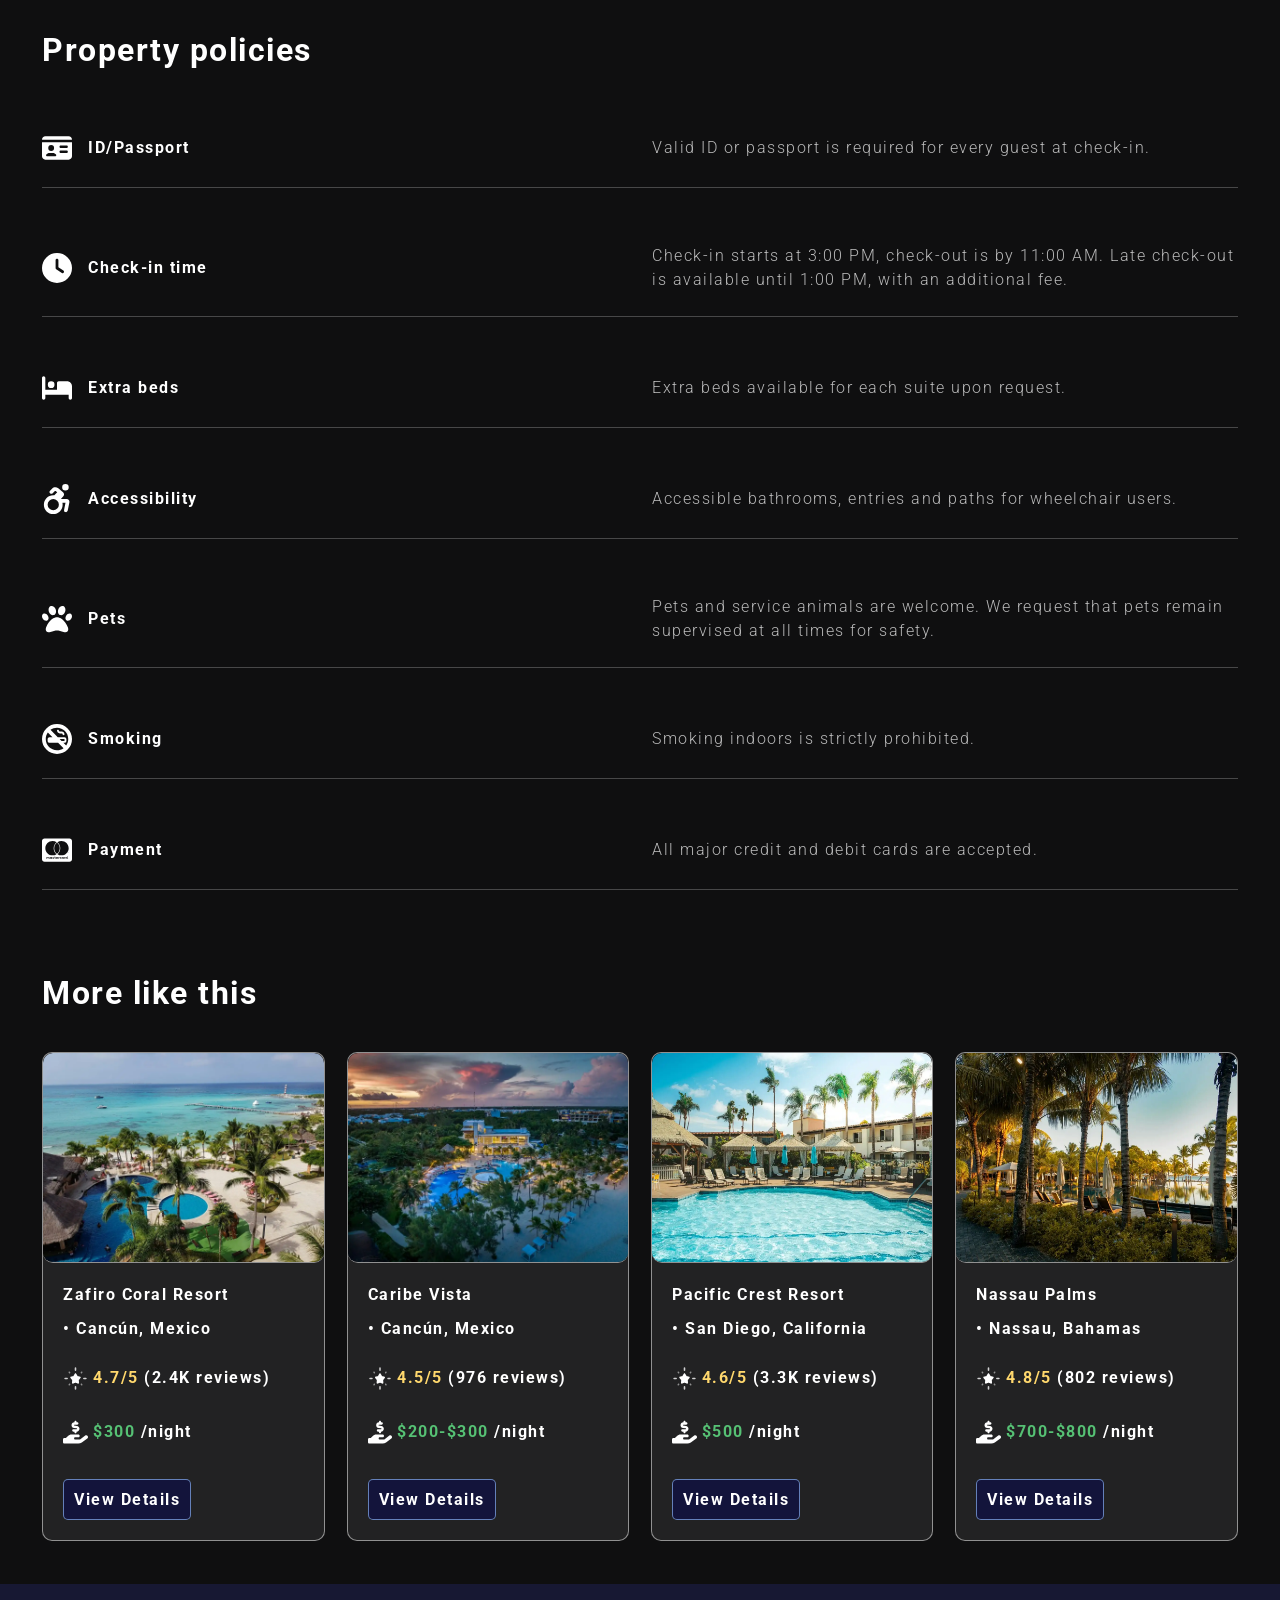
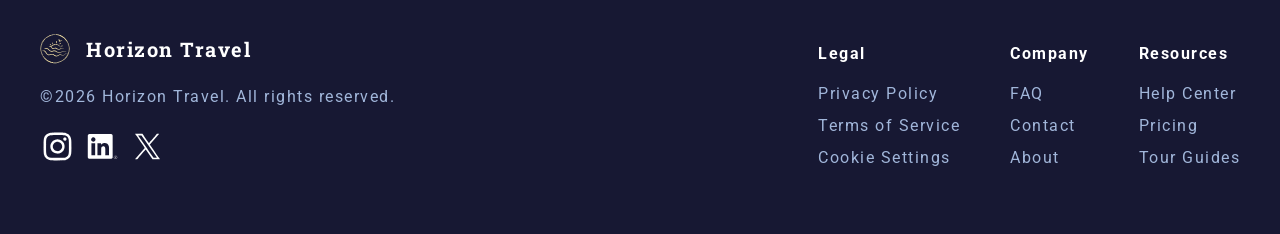
<file: sample-resort.html>
<!DOCTYPE html>
<html lang="en">
<head>
  <meta charset="UTF-8">
  <meta name="viewport" content="width=device-width, initial-scale=1.0">
  <title>Horizon Travel</title>
  <script src="JS/script.js" defer></script>
  <script src="JS/sample-resort.js" defer></script>
  <script src="JS/sample-guide.js" defer></script>
  <link rel="stylesheet" href="CSS/main.css">
  <link rel="stylesheet" href="CSS/sample-resort.css">
  <link rel="icon" href="icons/horizon-logo.svg">
</head>
<body>
 <header>
    <div class="brand-container">
    <a href="index.html">
    <img src="icons/horizon-logo.svg" alt="Horizon logo" class="logo"></a>
    <a href="index.html" class="site-title">Horizon Travel</a>
    </div>
  <button class="menu" aria-label="Open menu" aria-expanded="false">☰</button>
    <nav>
      <div class="colorB">
      <button class="close" aria-label="Close menu">&times;</button>
     </div>
        <ul>
          <li><a href="destinations.html">Destinations</a></li>
          <li><a href="about.html">About</a></li>
          <li><a href="contact.html">Contact</a></li>
          <li><a href="FAQ.html">FAQ</a></li>
       </ul>
    </nav>
 </header>
 <section class="resort">
  <div class="heading reveal">
    <h2>Isla Palms Resort</h2>
  </div>  
    <div class="resort-grid reveal">
      <div class="main-item">
        <img src="images/resort-lobby.webp" alt="Sunlit resort lobby" class="resort-image">
      </div>
      <div class ="image-item">
        <img src="images/resort-bedroom.webp" alt="Relaxing bedroom showcase with ocean view" class="resort-image">
      </div>
      <div class="image-item">
        <img src="images/resort-food.webp" alt="Freshly prepared meals" class="resort-image">
      </div>
      <div class="image-item">
        <img src="images/resort-pool.webp" alt="Pool view with palm trees" class="resort-image">
      </div>
      <div class="image-item last-item">
        <button class="open-modal" type="button">
          <img src="images/resort-bathroom.webp" alt="Resort bathroom with modern amenities" class="resort-image">
          <span class="overlay-text">View 10+ photos</span>
        </button>
        <dialog class="modal">
            <div class="gallery-wrapper">
              <button class="close-modal" type="button">&times;</button>
              <div class="track">
              <!--slide 1-->
              <div class="slides">
                <img src="images/resort-outside.webp" alt="Resort umbrella and chairs with pool">
                <span class="gallery-count">1 / 10</span>
              </div>
              <!--slide 2-->
              <div class="slides">
                <img src="images/resort-lobby2.webp" alt="Fancy resort lobby and reception area">
                <span class="gallery-count">2 / 10</span>
              </div>
              <!--slide 3-->
              <div class="slides">
                <img src="images/resort-bedroom2.webp" alt="Bedroom with bed and TV on wall">
                <span class="gallery-count">3 / 10</span>
              </div>
              <!--slide 4-->
              <div class="slides">
                <img src="images/resort-aerial.webp" alt="Aerial view of the beach near the resort">
                <span class="gallery-count">4 / 10</span>
              </div>
              <!--slide 5-->
              <div class="slides">
                <img src="images/resort-dining.webp" alt="Dining area with tables and chairs">
                <span class="gallery-count">5 / 10</span>
              </div>
              <!--slide 6-->
              <div class="slides">
                <img src="images/resort-kitchen-area.webp" alt="Kitchen area with modern appliances">
                <span class="gallery-count">6 / 10</span>
              </div>
              <!--slide 7-->
              <div class="slides">
                <img src="images/resort-desserts.webp" alt="Delicious desserts on a wooden table">
                <span class="gallery-count">7 / 10</span>
              </div>
              <!--slide 8-->
              <div class="slides">
                <img src="images/resort-gym.webp" alt="Well-equipped gym">
                <span class="gallery-count">8 / 10</span>
              </div>
              <!--slide 9-->
              <div class="slides">
                <img src="images/resort-outside2.webp" alt="Beach chairs from the back with ocean in the background">
                <span class="gallery-count">9 / 10</span>
              </div>
              <!--slide 10-->
              <div class="slides">
                <img src="images/resort-hammock.webp" alt="Hammock view with ocean backdrop">
                <span class="gallery-count">10 / 10</span>
              </div>
            </div>
            <button class="arrow-previous">&lsaquo;</button>
            <button class="arrow-next">&rsaquo;</button>
          </div>
        </dialog>
      </div>
    </div>
<div class="resort-description reveal">
  <!--left column-->
  <ul>
    <li><span>Location:</span> Isla Palms, Camino Privado a la Playa Km 4, <br>63734 Punta de Mita, Nayarit, Mexico.</li>
    <li><span>In-room amenities:</span> Air conditioning, balcony, flat-screen TV,<br> mini bar, free Wi-Fi.</li>
    <li><span>Price:</span> $250/night</li>
    <li><span>Contact:</span> +52 55 0000 5555 | info@islapalms.com</li>
  </ul>
  <!--right column-->
  <div class="amenities-container">
  <div class="amenities">
    <div class="amenities-item">
      <svg xmlns="http://www.w3.org/2000/svg" viewBox="0 0 640 512"><!--!Font Awesome Free v7.3.1 by @fontawesome - https://fontawesome.com License - https://fontawesome.com/license/free Copyright 2026 Fonticons, Inc.--><path fill="rgb(255, 255, 255)" d="M374.5 405.7c38.4-29 90.5-29 129 0 16.9 12.7 32.9 21.5 47.8 24.6 13.7 2.8 27.4 .9 42.3-10.3 10.6-8 25.6-5.9 33.6 4.7s5.8 25.7-4.8 33.6c-26.4 19.9-54.2 24.4-80.7 19.1-25.3-5.1-48.1-18.9-67.2-33.3-21.3-16.1-49.9-16.1-71.2 0-24.2 18.3-52.3 35.9-83.4 35.9s-59.1-17.7-83.3-35.9c-21.3-16.1-49.9-16.1-71.2 0-23.8 17.9-54.1 35.5-88.1 35.3-20.4-.1-40.7-6.7-59.8-21.1-10.6-8-12.7-23-4.7-33.6s23-12.7 33.6-4.7c11.3 8.5 21.6 11.4 31.2 11.5 17.6 .1 37.3-9.4 58.9-25.7 38.4-29 90.6-29 129 0 24 18.1 40.7 26.3 54.5 26.3s30.5-8.2 54.5-26.3zM511.8 32c48.3 0 89 36 95 83.9l1 8.2c2.2 17.5-10.2 33.5-27.8 35.7s-33.5-10.2-35.7-27.8l-1-8.2c-2-15.9-15.5-27.8-31.5-27.8-17.5 0-31.8 14.2-31.8 31.8l0 211.8c-23.1-5.1-44.9-4.4-64-.4l0-51.2-192 0 0 48.7c-5.3-.5-10.7-.8-16-.7-16.2 .1-32.4 2.7-48 8l0-216.2c0-52.9 42.9-95.8 95.7-95.8 48.3 0 89 36 95 83.9l1 8.2c2.2 17.5-10.2 33.5-27.8 35.7s-33.5-10.2-35.7-27.8l-1-8.2c-2-15.9-15.5-27.8-31.5-27.8-17.5 0-31.7 14.2-31.7 31.8l0 96.2 192 0 0-96.2C416 74.9 458.9 32 511.8 32z"/></svg>
      <span>Pool & Spa</span>
    </div>
    <div class="amenities-item">
      <svg xmlns="http://www.w3.org/2000/svg" viewBox="0 0 640 512"><!--!Font Awesome Free v7.3.1 by @fontawesome - https://fontawesome.com License - https://fontawesome.com/license/free Copyright 2026 Fonticons, Inc.--><path fill="rgb(255, 255, 255)" d="M96 112c0-26.5 21.5-48 48-48s48 21.5 48 48l0 112 256 0 0-112c0-26.5 21.5-48 48-48s48 21.5 48 48l0 16 16 0c26.5 0 48 21.5 48 48l0 48c17.7 0 32 14.3 32 32s-14.3 32-32 32l0 48c0 26.5-21.5 48-48 48l-16 0 0 16c0 26.5-21.5 48-48 48s-48-21.5-48-48l0-112-256 0 0 112c0 26.5-21.5 48-48 48s-48-21.5-48-48l0-16-16 0c-26.5 0-48-21.5-48-48l0-48c-17.7 0-32-14.3-32-32s14.3-32 32-32l0-48c0-26.5 21.5-48 48-48l16 0 0-16z"/></svg>
      <span>Gym</span>
    </div>
    <div class="amenities-item">
      <svg xmlns="http://www.w3.org/2000/svg" viewBox="0 0 576 512"><!--!Font Awesome Free v7.3.1 by @fontawesome - https://fontawesome.com License - https://fontawesome.com/license/free Copyright 2026 Fonticons, Inc.--><path fill="rgb(255, 255, 255)" d="M64 64c0-17.7 14.3-32 32-32l352 0c70.7 0 128 57.3 128 128S518.7 288 448 288c0 53-43 96-96 96l-192 0c-53 0-96-43-96-96L64 64zm448 96c0-35.3-28.7-64-64-64l0 128c35.3 0 64-28.7 64-64zM64 448l384 0c17.7 0 32 14.3 32 32s-14.3 32-32 32L64 512c-17.7 0-32-14.3-32-32s14.3-32 32-32z"/></svg>
      <span>Breakfast</span>
    </div>
    <div class="amenities-item">
      <svg xmlns="http://www.w3.org/2000/svg" viewBox="0 0 576 512"><!--!Font Awesome Free v7.3.1 by @fontawesome - https://fontawesome.com License - https://fontawesome.com/license/free Copyright 2026 Fonticons, Inc.--><path fill="rgb(255, 255, 255)" d="M288 96c-90.9 0-173.2 36-233.7 94.6-12.7 12.3-33 12-45.2-.7s-12-33 .7-45.2C81.7 74.9 179.9 32 288 32S494.3 74.9 566.3 144.7c12.7 12.3 13 32.6 .7 45.2s-32.6 13-45.2 .7C461.2 132 378.9 96 288 96zM240 432a48 48 0 1 1 96 0 48 48 0 1 1 -96 0zM168 326.2c-11.7 13.3-31.9 14.5-45.2 2.8s-14.5-31.9-2.8-45.2C161 237.4 221.1 208 288 208s127 29.4 168 75.8c11.7 13.3 10.4 33.5-2.8 45.2s-33.5 10.4-45.2-2.8C378.6 292.9 335.8 272 288 272s-90.6 20.9-120 54.2z"/></svg>
      <span>Wi-fi</span>
    </div>
  </div>
  <!--review badge-->
  <div class="review-badge">
  <svg xmlns="http://www.w3.org/2000/svg" viewBox="0 0 350 140" width="300" height="150">
  <defs>
    <!--rectangle gradient-->
    <linearGradient id="rect-gradient" x1="0%" y1="0%" x2="100%" y2="100%">
      <stop offset="0%" stop-color="rgb(30, 41, 59)"></stop>
      <stop offset="100%" stop-color="rgb(15, 23, 42)"></stop>
    </linearGradient>
    <!--star-->
    <polygon id="star" points="10,0 13,6 20,7 15,12 16,19 10,15 4,19 5,12 0,7 7,6" fill="rgb(255, 216, 109)"></polygon>
    <clipPath id="half-star">
      <rect x="0" y="0" width="10" height="19"></rect>
    </clipPath>
  </defs>
  <rect x="5" y="5" width="340" height="130" rx="10" fill="url(#rect-gradient)" stroke="rgb(51, 65, 85)" stroke-width="2"></rect>
  <!--rating-->
  <text x="25" y="42" font-size="16" font-weight="800" fill="white" letter-spacing="1.5">CUSTOMER RATING</text>
  <text x="25" y="85" font-size="36" font-weight="700" fill="white">4.8</text>
  <text x="88" y="85" font-size="20" font-weight="300" fill="rgb(148, 163, 184)">/ 5</text>
  <!--star group-->
  <g transform="translate(135, 63)">
    <use href="#star" x="0"></use>
    <use href="#star" x="25"></use>
    <use href="#star" x="50"></use>
    <use href="#star" x="75"></use>
  <!--clipped half star-->
    <g transform="translate(100, 0)" clip-path="url(#half-star)">
    <use href="#star"></use>
    </g>
  </g>
  <!--text below-->
  <text x="25" y="112" font-size="14" font-weight="500" fill="rgb(56, 189, 248)" letter-spacing="1">Based on 1,248 verified ratings</text>
  <!--verified-->
  <g transform="translate(300, 25)">
    <circle cx="12" cy="12" r="12" fill="rgb(86, 193, 116)" fill-opacity="0.4"></circle>
    <circle cx="12" cy="12" r="9" fill="rgb(34, 197, 94)"></circle>
    <polyline points="8,12 11,15 16,9" fill="none" stroke="white" stroke-width="2" stroke-linecap="round" stroke-linejoin="round"></polyline>
  </g>
  </svg>
  </div>
  </div>
 </div>
 </section>
 <!--about resort-->
 <section class="about">
  <div class="heading reveal">
    <h2>About this resort</h2>
  </div>
  <div class="about-p reveal">
    <p>Relaxation, wellness, multi-course meals and rooms built for your comfort. 
      Isla Palms was built along the coastline of Riviera Nayarit, spanning the beachfront with stunning views of the pacific ocean. 
      Staying with us is a perfect way to unwind, if waking up to peaceful sounds of the ocean waves is something you look forward to.</p>
    <p>Our amenities include a full-service spa with hydrotherapy for stress relief, outside pool, alongside a modern fitness center. 
      We also offer meals made with fresh, organic and local ingredients for fine dining.</p>
    <p>Nearest establishments within the area, such as a restaurant, a bar or a grocery store are just a few minutes of walk away. 
      Our guests especially enjoy walks along the beach, while watching the sun set over the ocean in the horizon.</p>
    <p>We're looking forward to your visit with us!</p>
  </div>
 </section>
 <!--property policies-->
 <section class="policy">
  <div class="heading reveal">
    <h2>Property policies</h2>
  </div>
  <div class="policy-grid reveal">
    <!--first row-->
    <div class="policy-row">
      <div class="policy-item">
        <svg xmlns="http://www.w3.org/2000/svg" viewBox="0 0 576 512"><!--!Font Awesome Free v7.3.1 by @fontawesome - https://fontawesome.com License - https://fontawesome.com/license/free Copyright 2026 Fonticons, Inc.--><path fill="rgb(255, 255, 255)" d="M0 96C0 60.7 28.7 32 64 32l448 0c35.3 0 64 28.7 64 64L0 96zm0 48l576 0 0 272c0 35.3-28.7 64-64 64L64 480c-35.3 0-64-28.7-64-64L0 144zM247.3 416c20.2 0 35.3-19.4 22.4-35-14.7-17.7-36.9-29-61.7-29l-64 0c-24.8 0-47 11.3-61.7 29-12.9 15.6 2.2 35 22.4 35l142.5 0zM176 312a56 56 0 1 0 0-112 56 56 0 1 0 0 112zM360 208c-13.3 0-24 10.7-24 24s10.7 24 24 24l112 0c13.3 0 24-10.7 24-24s-10.7-24-24-24l-112 0zm0 96c-13.3 0-24 10.7-24 24s10.7 24 24 24l112 0c13.3 0 24-10.7 24-24s-10.7-24-24-24l-112 0z"/></svg>
        <span>ID/Passport</span>
      </div>
      <div class="details">
        <p>Valid ID or passport is required for every guest at check-in.</p>
      </div>
    </div>
    <!--second row-->
    <div class="policy-row">
      <div class="policy-item">
        <svg xmlns="http://www.w3.org/2000/svg" viewBox="0 0 512 512"><!--!Font Awesome Free v7.3.1 by @fontawesome - https://fontawesome.com License - https://fontawesome.com/license/free Copyright 2026 Fonticons, Inc.--><path fill="rgb(255, 255, 255)" d="M256 0a256 256 0 1 1 0 512 256 256 0 1 1 0-512zM232 120l0 136c0 8 4 15.5 10.7 20l96 64c11 7.4 25.9 4.4 33.3-6.7s4.4-25.9-6.7-33.3L280 243.2 280 120c0-13.3-10.7-24-24-24s-24 10.7-24 24z"/></svg>
        <span>Check-in time</span>
      </div>
      <div class="details">
        <p>Check-in starts at 3:00 PM, check-out is by 11:00 AM. Late check-out is available until 1:00 PM, with an additional fee.</p>
      </div>
    </div>
    <!--third row-->
    <div class="policy-row">
      <div class="policy-item">
        <svg xmlns="http://www.w3.org/2000/svg" viewBox="0 0 576 512"><!--!Font Awesome Free v7.3.1 by @fontawesome - https://fontawesome.com License - https://fontawesome.com/license/free Copyright 2026 Fonticons, Inc.--><path fill="rgb(255, 255, 255)" d="M32 32c17.7 0 32 14.3 32 32l0 224 224 0 0-128c0-17.7 14.3-32 32-32l160 0c53 0 96 43 96 96l0 224c0 17.7-14.3 32-32 32s-32-14.3-32-32l0-64-448 0 0 64c0 17.7-14.3 32-32 32S0 465.7 0 448L0 64C0 46.3 14.3 32 32 32zm80 160a64 64 0 1 1 128 0 64 64 0 1 1 -128 0z"/></svg>
        <span>Extra beds</span>
      </div>
      <div class="details">
        <p>Extra beds available for each suite upon request.</p>
      </div>
    </div>
    <!--fourth row-->
    <div class="policy-row">
      <div class="policy-item">
        <svg xmlns="http://www.w3.org/2000/svg" viewBox="0 0 448 512"><!--!Font Awesome Free v7.3.1 by @fontawesome - https://fontawesome.com License - https://fontawesome.com/license/free Copyright 2026 Fonticons, Inc.--><path fill="rgb(255, 255, 255)" d="M312 56a56 56 0 1 1 112 0 56 56 0 1 1 -112 0zM205.4 124.1c-6.4-5.2-15.6-4.7-21.4 1.1l-33.4 33.4c-12.5 12.5-32.8 12.5-45.3 0s-12.5-32.8 0-45.3L138.8 80c29-29 75.2-31.4 107-5.5l81.3 66c21.4 17.4 23.8 49.2 5.2 69.5l-41.8 46 98 0c30.3 0 53 27.7 47.1 57.4L407.4 454.3c-3.5 17.3-20.3 28.6-37.7 25.1s-28.6-20.3-25.1-37.7L369 320 316.8 320c2.1 10.3 3.2 21 3.2 32 0 88.4-71.6 160-160 160S0 440.4 0 352 71.6 192 160 192c6 0 11.9 .3 17.8 1l50.4-50.4-22.7-18.5zM160 448a96 96 0 1 0 0-192 96 96 0 1 0 0 192z"/></svg>
        <span>Accessibility</span>
      </div>
      <div class="details">
        <p>Accessible bathrooms, entries and paths for wheelchair users.</p>
      </div>
    </div>
    <!--fifth row-->
    <div class="policy-row">
      <div class="policy-item">
        <svg xmlns="http://www.w3.org/2000/svg" viewBox="0 0 512 512"><!--!Font Awesome Free v7.3.1 by @fontawesome - https://fontawesome.com License - https://fontawesome.com/license/free Copyright 2026 Fonticons, Inc.--><path fill="rgb(255, 255, 255)" d="M234.5 92.9c14.3 42.9-.3 86.2-32.6 96.8s-70.1-15.6-84.4-58.5 .3-86.2 32.6-96.8 70.1 15.6 84.4 58.5zM100.4 198.6c18.9 32.4 14.3 70.1-10.2 84.1s-59.7-.9-78.5-33.3-14.3-70.1 10.2-84.1 59.7 .9 78.5 33.3zM69.2 401.2C121.6 259.9 214.7 224 256 224s134.4 35.9 186.8 177.2c3.6 9.7 5.2 20.1 5.2 30.5l0 1.6c0 25.8-20.9 46.7-46.7 46.7-11.5 0-22.9-1.4-34-4.2l-88-22c-15.3-3.8-31.3-3.8-46.6 0l-88 22c-11.1 2.8-22.5 4.2-34 4.2-25.8 0-46.7-20.9-46.7-46.7l0-1.6c0-10.4 1.6-20.8 5.2-30.5zM421.8 282.7c-24.5-14-29.1-51.7-10.2-84.1s54-47.3 78.5-33.3 29.1 51.7 10.2 84.1-54 47.3-78.5 33.3zM310.1 189.7c-32.3-10.6-46.9-53.9-32.6-96.8s52.1-69.1 84.4-58.5 46.9 53.9 32.6 96.8-52.1 69.1-84.4 58.5z"/></svg>
        <span>Pets</span>
      </div>
      <div class="details">
        <p>Pets and service animals are welcome. We request that pets remain supervised at all times for safety.</p>
      </div>
    </div>
    <!--sixth row-->
    <div class="policy-row">
      <div class="policy-item">
        <svg xmlns="http://www.w3.org/2000/svg" viewBox="0 0 512 512"><!--!Font Awesome Free v7.3.1 by @fontawesome - https://fontawesome.com License - https://fontawesome.com/license/free Copyright 2026 Fonticons, Inc.--><path fill="rgb(255, 255, 255)" d="M99.5 144.8l79.2 79.2-50.7 0c-17.7 0-32 14.3-32 32l0 32c0 17.7 14.3 32 32 32l146.7 0 92.5 92.5c-31.4 22.4-69.8 35.5-111.2 35.5-106 0-192-86-192-192 0-41.5 13.1-79.9 35.5-111.2zM333.3 288l-32-32 82.7 0 0 32-50.7 0zm32 32l18.7 0c17.7 0 32-14.3 32-32l0-32c0-17.7-14.3-32-32-32L269.3 224 144.8 99.5c31.4-22.4 69.8-35.5 111.2-35.5 106 0 192 86 192 192 0 41.5-13.1 79.9-35.5 111.2L365.3 320zM256 512a256 256 0 1 0 0-512 256 256 0 1 0 0 512zM272 96c-8.8 0-16 7.2-16 16 0 26.5 21.5 48 48 48l32 0c8.8 0 16 7.2 16 16s7.2 16 16 16 16-7.2 16-16c0-26.5-21.5-48-48-48l-32 0c-8.8 0-16-7.2-16-16s-7.2-16-16-16z"/></svg>
        <span>Smoking</span>
      </div>
      <div class="details">
        <p>Smoking indoors is strictly prohibited.</p>
      </div>
    </div>
    <!--seventh row-->
    <div class="policy-row">
      <div class="policy-item">
        <svg xmlns="http://www.w3.org/2000/svg" viewBox="0 0 576 512"><!--!Font Awesome Free v7.3.1 by @fontawesome - https://fontawesome.com License - https://fontawesome.com/license/free Copyright 2026 Fonticons, Inc.--><path fill="rgb(255, 255, 255)" d="M482.9 410.3c0 6.8-4.6 11.7-11.2 11.7-6.8 0-11.2-5.2-11.2-11.7s4.4-11.7 11.2-11.7c6.6 0 11.2 5.2 11.2 11.7zM172.1 398.6c-7.1 0-11.2 5.2-11.2 11.7S165 422 172.1 422c6.5 0 10.9-4.9 10.9-11.7-.1-6.5-4.4-11.7-10.9-11.7zm117.5-.3c-5.4 0-8.7 3.5-9.5 8.7l19.1 0c-.9-5.7-4.4-8.7-9.6-8.7zm107.8 .3c-6.8 0-10.9 5.2-10.9 11.7s4.1 11.7 10.9 11.7 11.2-4.9 11.2-11.7c0-6.5-4.4-11.7-11.2-11.7zm105.9 26.1c0 .3 .3 .5 .3 1.1 0 .3-.3 .5-.3 1.1-.3 .3-.3 .5-.5 .8-.3 .3-.5 .5-1.1 .5-.3 .3-.5 .3-1.1 .3-.3 0-.5 0-1.1-.3-.3 0-.5-.3-.8-.5-.3-.3-.5-.5-.5-.8-.3-.5-.3-.8-.3-1.1 0-.5 0-.8 .3-1.1 0-.5 .3-.8 .5-1.1 .3-.3 .5-.3 .8-.5 .5-.3 .8-.3 1.1-.3 .5 0 .8 0 1.1 .3 .5 .3 .8 .3 1.1 .5s.2 .6 .5 1.1zm-2.2 1.4c.5 0 .5-.3 .8-.3 .3-.3 .3-.5 .3-.8s0-.5-.3-.8c-.3 0-.5-.3-1.1-.3l-1.6 0 0 3.5 .8 0 0-1.4 .3 0 1.1 1.4 .8 0-1.1-1.3zM576 81l0 352c0 26.5-21.5 48-48 48L48 481c-26.5 0-48-21.5-48-48L0 81C0 54.5 21.5 33 48 33l480 0c26.5 0 48 21.5 48 48zM64 220.6c0 76.5 62.1 138.5 138.5 138.5 27.2 0 53.9-8.2 76.5-23.1-72.9-59.3-72.4-171.2 0-230.5-22.6-15-49.3-23.1-76.5-23.1-76.4-.1-138.5 62-138.5 138.2zM288 329.4c70.5-55 70.2-162.2 0-217.5-70.2 55.3-70.5 162.6 0 217.5zM145.7 405.7c0-8.7-5.7-14.4-14.7-14.7-4.6 0-9.5 1.4-12.8 6.5-2.4-4.1-6.5-6.5-12.2-6.5-3.8 0-7.6 1.4-10.6 5.4l0-4.4-8.2 0 0 36.7 8.2 0c0-18.9-2.5-30.2 9-30.2 10.2 0 8.2 10.2 8.2 30.2l7.9 0c0-18.3-2.5-30.2 9-30.2 10.2 0 8.2 10 8.2 30.2l8.2 0 0-23-.2 0zM190.6 392l-7.9 0 0 4.4c-2.7-3.3-6.5-5.4-11.7-5.4-10.3 0-18.2 8.2-18.2 19.3 0 11.2 7.9 19.3 18.2 19.3 5.2 0 9-1.9 11.7-5.4l0 4.6 7.9 0 0-36.8zm40.5 25.6c0-15-22.9-8.2-22.9-15.2 0-5.7 11.9-4.8 18.5-1.1l3.3-6.5c-9.4-6.1-30.2-6-30.2 8.2 0 14.3 22.9 8.3 22.9 15 0 6.3-13.5 5.8-20.7 .8l-3.5 6.3c11.2 7.6 32.6 6 32.6-7.5zm35.4 9.3l-2.2-6.8c-3.8 2.1-12.2 4.4-12.2-4.1l0-16.6 13.1 0 0-7.4-13.1 0 0-11.2-8.2 0 0 11.2-7.6 0 0 7.3 7.6 0 0 16.7c0 17.6 17.3 14.4 22.6 10.9zm13.3-13.4l27.5 0c0-16.2-7.4-22.6-17.4-22.6-10.6 0-18.2 7.9-18.2 19.3 0 20.5 22.6 23.9 33.8 14.2l-3.8-6c-7.8 6.4-19.6 5.8-21.9-4.9zM338.9 392c-4.6-2-11.6-1.8-15.2 4.4l0-4.4-8.2 0 0 36.7 8.2 0 0-20.7c0-11.6 9.5-10.1 12.8-8.4l2.4-7.6zm10.6 18.3c0-11.4 11.6-15.1 20.7-8.4l3.8-6.5c-11.6-9.1-32.7-4.1-32.7 15 0 19.8 22.4 23.8 32.7 15l-3.8-6.5c-9.2 6.5-20.7 2.6-20.7-8.6zM416.2 392l-8.2 0 0 4.4c-8.3-11-29.9-4.8-29.9 13.9 0 19.2 22.4 24.7 29.9 13.9l0 4.6 8.2 0 0-36.8zm33.7 0c-2.4-1.2-11-2.9-15.2 4.4l0-4.4-7.9 0 0 36.7 7.9 0 0-20.7c0-11 9-10.3 12.8-8.4l2.4-7.6zm40.3-14.9l-7.9 0 0 19.3c-8.2-10.9-29.9-5.1-29.9 13.9 0 19.4 22.5 24.6 29.9 13.9l0 4.6 7.9 0 0-51.7zm7.6-75.1l0 4.6 .8 0 0-4.6 1.9 0 0-.8-4.6 0 0 .8 1.9 0zm6.6 123.8c0-.5 0-1.1-.3-1.6-.3-.3-.5-.8-.8-1.1s-.8-.5-1.1-.8c-.5 0-1.1-.3-1.6-.3-.3 0-.8 .3-1.4 .3-.5 .3-.8 .5-1.1 .8-.5 .3-.8 .8-.8 1.1-.3 .5-.3 1.1-.3 1.6 0 .3 0 .8 .3 1.4 0 .3 .3 .8 .8 1.1 .3 .3 .5 .5 1.1 .8 .5 .3 1.1 .3 1.4 .3 .5 0 1.1 0 1.6-.3 .3-.3 .8-.5 1.1-.8s.5-.8 .8-1.1c.3-.6 .3-1.1 .3-1.4zm3.2-124.7l-1.4 0-1.6 3.5-1.6-3.5-1.4 0 0 5.4 .8 0 0-4.1 1.6 3.5 1.1 0 1.4-3.5 0 4.1 1.1 0 0-5.4zm4.4-80.5c0-76.2-62.1-138.3-138.5-138.3-27.2 0-53.9 8.2-76.5 23.1 72.1 59.3 73.2 171.5 0 230.5 22.6 15 49.5 23.1 76.5 23.1 76.4 .1 138.5-61.9 138.5-138.4z"/></svg>
        <span>Payment</span>
      </div>
      <div class="details">
        <p>All major credit and debit cards are accepted.</p>
      </div>
    </div>
  </div>
 </section>
 <!--more like this-->
 <section class="cards">
  <div class="heading reveal">
    <h2>More like this</h2>
  </div>
  <div class="card-grid reveal">
      <div class="card-item">
        <img src="images/resort-card1.webp" alt="Resort in Cancún, Mexico">
      <div class="card-text">
        <p class="resort-bold">Zafiro Coral Resort</p>
        <p class="resort-bold">• Cancún, Mexico</p>
        <div class="card-margin">
          <div class="text-wrapper gap">
          <img src="icons/star-shine.svg" class="location-icon" alt="">
          <p class="tags"><span class="review">4.7/5</span> (2.4K reviews)</p>
          </div>
          <div class="text-wrapper gap">
          <img src="icons/hand-holding-dollar.svg" class="location-icon" alt="">
          <p class="tags"><span class="price">$300</span> /night</p>
          </div>
        </div>
      </div>
        <a href="#" class="card-button" aria-label="View details">View Details</a>
      </div>
      <div class="card-item">
        <img src="images/resort-card2.webp" alt="Resort in Cancún, Mexico">
      <div class="card-text">
        <p class="resort-bold">Caribe Vista</p>
        <p class="resort-bold">• Cancún, Mexico</p>
        <div class="card-margin">
          <div class="text-wrapper gap">
          <img src="icons/star-shine.svg" class="location-icon" alt="">
          <p class="tags"><span class="review">4.5/5</span> (976 reviews)</p>
          </div>
          <div class="text-wrapper gap">
          <img src="icons/hand-holding-dollar.svg" class="location-icon" alt="">
          <p class="tags"><span class="price">$200-$300</span> /night</p>
          </div>
        </div>
      </div>
        <a href="#" class="card-button" aria-label="View details">View Details</a>
      </div>
      <div class="card-item">
      <img src="images/resort-card3.webp" alt="Resort in San Diego, California">
      <div class="card-text">
        <p class="resort-bold">Pacific Crest Resort</p>
        <p class="resort-bold">• San Diego, California</p>
        <div class="card-margin">
          <div class="text-wrapper gap">
          <img src="icons/star-shine.svg" class="location-icon" alt="">
          <p class="tags"><span class="review">4.6/5</span> (3.3K reviews)</p>
          </div>
          <div class="text-wrapper gap">
          <img src="icons/hand-holding-dollar.svg" class="location-icon" alt="">
          <p class="tags"><span class="price">$500</span> /night</p>
          </div>
        </div>
      </div>
        <a href="#" class="card-button" aria-label="View details">View Details</a>
      </div>
      <div class="card-item">
      <img src="images/resort-card4.webp" alt="Resort in Cancún, Mexico">
      <div class="card-text">
        <p class="resort-bold">Nassau Palms</p>
        <p class="resort-bold">• Nassau, Bahamas</p>
        <div class="card-margin">
          <div class="text-wrapper gap">
          <img src="icons/star-shine.svg" class="location-icon" alt="">
          <p class="tags"><span class="review">4.8/5</span> (802 reviews)</p>
          </div>
          <div class="text-wrapper gap">
          <img src="icons/hand-holding-dollar.svg" class="location-icon" alt="">
          <p class="tags"><span class="price">$700-$800</span> /night</p>
          </div>
         </div>
        </div>
        <a href="#" class="card-button" aria-label="View details">View Details</a>
      </div>
    </div>
 </section>
 <!--footer-->
<footer class="footer">
  <div class="content">
    <div class="footer-brand">
      <div class="brand-header">
        <img src="icons/horizon-logo.svg" alt="Logo" class="logo">
        <h4>Horizon Travel</h4>
      </div>
      <p>©2026 Horizon Travel. All rights reserved.</p>
    <div class="socials-container">
        <img src="icons/instagram.svg" alt="instagram" class="socials">
        <img src="icons/linkedin.svg" alt="linkedin" class="socials">
        <img src="icons/x.svg" alt="twitter" class="socials">
    </div>
  </div>
<div class="footer-links">
  <!--footer links-->    
  <div class="Legal">
    <p>Legal</p>
    <ul class="wrapper">
      <li><a href="#privacy">Privacy Policy</a></li>
      <li><a href="#termsofservice">Terms of Service</a></li>
      <li><a href="#cookie">Cookie Settings</a></li>
    </ul>
  </div>
  <div class="company">
    <p>Company</p>
    <ul class="wrapper">
      <li><a href="FAQ.html">FAQ</a></li>
      <li><a href="contact.html">Contact</a></li>
      <li><a href="about.html">About</a></li>
    </ul>
  </div>
  <div class="Resources">
    <p>Resources</p>
    <ul class="wrapper">
      <li><a href="#help">Help Center</a></li>
      <li><a href="#pricing">Pricing</a></li>
      <li><a href="destinations.html">Tour Guides</a></li>
    </ul>
  </div>
  </div>
 </div>
</footer>
</body>
</html>
</file>
<file: CSS/main.css>
@font-face {
  font-family: 'Roboto';
  src: url('../fonts/Roboto/Roboto-VariableFont_wdth\,wght.woff2') format('woff2-variations');
  font-weight: 100 700;
  font-style:normal;
  font-display: swap; 
}
@font-face {
  font-family: 'Roboto Slab';
  src: url('../fonts/Roboto_Slab/RobotoSlab-VariableFont_wght.woff2') format('woff2-variations');
  font-weight: 100 700;
  font-style: normal;
  font-display: swap;
}

* {
  box-sizing: border-box;
  margin: 0;
  padding: 0;
}

body {
  background-color:rgb(15, 15, 16);
  color: white; 
  font-family: 'Roboto', sans-serif;
  letter-spacing:1.5px;
}

header {
  display: flex;
  width: auto;
  height:auto;
  justify-content: space-between;
  align-items: center;
  padding: 1rem 1rem;
  background-color: rgba(23, 24, 51, 1);
  font-weight: 500;
}

.site-title{
  text-decoration: none;
  color:white;
  font-size: 24px;
  white-space: nowrap;
  font-family: 'Roboto Slab';
}

nav ul {
  font-weight: 900;
  display: flex;
  list-style: none;
  gap: clamp(8px, calc(-26.667px + 2.222vw), 24px);
  white-space: nowrap;
}

nav a {
  text-decoration: none;
  font-size:1rem;
  color: rgb(161, 182, 218);
  padding: 0 1rem;
}

nav a:hover {
  color:white;
}

.brand-container {
  display: flex;
  align-items: center;  
  margin:10px;
  gap:1rem;
}

.logo {
  width: 40px;        
  height: auto;       
  object-fit: contain;
}

.banner {
  display: flex;
  background-color: rgba(23, 24, 51, 1);
  padding: 40px;
}

.menu , .close{
  display: none;
}

h1 {
  font-size: clamp(48px, calc(21.333px + 2.222vw), 64px);
  font-weight: 700;
}

h2 {
  font-size: clamp(32px, calc(18.667px + 1.111vw), 40px);
  font-weight: lighter;
}

/*shared sections*/
section {
  padding: clamp(40px, calc(6.667px + 2.778vw), 60px);
}

section h2 {
  font-size: 2rem;
  font-weight: bold;
}

section h3 {
  font-size: 1.25rem;
  font-weight: 400; 
  margin: 2rem 0;
  color:rgb(252, 239, 192);
} 

section p {
  font-weight:300;
  font-size: 1rem;
  line-height:1.5;
}

.CTA {
  text-align:center;
}

.CTA p {
  padding: 1rem 0;
  font-size: clamp(1rem, calc(0.833rem + 0.556vw), 1.5rem);
}
.cta-buttons{
  display: flex;
  flex-direction: row;
  justify-content: center;
  gap: 24px;
}
.cta-buttons a{
  width: fit-content;
  height:auto;
  margin:20px 0;
  background-color: rgb(19, 20, 59);
  border: 1px solid rgb(121, 156, 217, 0.8);
  border-radius: 5px;
  transition: all 0.5s ease;
  padding: 10px;
  text-decoration: none;
  color: white;
  font-weight: bold;
  font-size: clamp(1.000rem, calc(0.167rem + 1.111vw), 1.500rem);
}

.cta-buttons a:first-child:hover {
  background-color: rgb(121, 156, 217);
}

a.second-button {
  background:none;
  border: 1px solid white;
}
/*content reveal*/
.reveal {
  opacity: 0;
  transform: translateY(35px);
  transition: opacity 0.9s ease-in, transform 0.9s ease;
}

.reveal.visible {
  opacity:1;
  transform: translateY(0);
}

/*footer*/
.footer {
  background-color: rgba(23, 24, 51, 1);
  min-height: fit-content;
  padding: 30px 20px;
}

.content {
  display: flex; 
  justify-content: space-between;
  align-items: flex-start;
  margin: 0 auto;
  flex-wrap: wrap;
  padding: 20px 0;
}

.footer-brand {
  display: flex;
  flex-direction: column;
  gap: 3px;
}

.brand-header {
  display: flex;
  padding-left:20px;
  align-items: center;
  gap:1rem; 
} 

.brand-header img{
  width:30px;
  height:auto;
}

.footer h4 {
  font-family:'Roboto Slab';
  font-size:1.25rem;
}

.footer-brand p {
  color: rgb(161, 182, 218);
  padding-left:20px;
  padding-top:20px;
}

.footer-links {
  display: flex;
  flex-wrap: wrap;
  align-items: flex-start;
  list-style: none;
  gap: 30px 50px;
  padding: 10px 20px;
  margin:0;
}

.footer-links p {
  font-weight: bold;
}
.footer-links div {
  display: flex;
  flex-direction: column;
  gap: 5px;
}

.footer-links a {
  color: rgb(161, 182, 218);
  text-decoration: none;
  cursor: pointer;
  line-height: 2;
}

.footer-links a:hover {
  color:white;
}

.wrapper {
  padding-top: 10px;
  list-style: none;
}

.socials-container {
  display: flex;
  gap: 10px; 
  padding: 20px;
}
.socials {
  display:inline-block;
  width: 35px;
  height: 35px; 
  cursor: pointer;
}

/*dimensions*/
 @media (max-width: 768px) { 
  body.no-scroll {
  overflow: hidden;
  }

  body.no-scroll::before {
  content: "";
  position: fixed;
  inset: 0;
  background: rgba(0, 0, 0, 0.4);
  z-index: 999;
  }

  .reveal {
    transform:translateY(10px);  
    transition: opacity 0.8s ease-in, transform 0.8s ease;  
  }
  nav {
    position: fixed;
    top: 0;
    right: 0;
    width: 30vw;
    min-width: 250px;
    height: 100vh;
    background-color: rgb(13, 15, 27);
    z-index: 1000;
    transform: translateX(100%);
    transition: transform 0.8s ease-in-out;
  }
  
  nav.active {
    transform: translateX(0);
  }

   nav.active button.close {
    opacity: 1;
  }
  
  .resizing nav,
  .resizing nav * {
  transition: none !important;
  }
  
  nav ul {
    display: flex;
    flex-direction: column;
    padding-top:2rem;
    width: 100%;
    text-align: center;
  }

  nav a {
    display: inline-block; 
    padding:1rem;
  }
  
  .menu {
    display: block;
    background:none;
    border:none;
    color: rgba(198, 198, 198, 1);
    margin-left:auto;
    font-family: 'Roboto Slab';
    font-size: 2rem;
    cursor: pointer;
    transition: 0.5s;
  }

  .menu:hover {
    color:white;
  }

  button.close{
    display:block;
    position: absolute;
    background:none;
    font-size:2.5rem;
    right:0;
    padding:0 20px;
    border:none;
    color: rgba(198, 198, 198, 1); 
    opacity: 0;
    cursor: pointer;
    transition:0.5s;
  }

  button.close:hover{
    color:white;
    transition:0.5s ease-in-out;
  }
  
  .colorB { 
    position: relative;
    background-color: rgba(23, 24, 51, 1);
    width: 100%;
    height: 3rem;
  }
  .logo {
    width:30px;
    height:auto;
  }

  .site-title {font-size: 1.25rem;}
  h1 {font-size: 2.25rem;}
  h2 {font-size: 1.75rem;}
  p {font-size: 1rem;}

  section h2 {
    font-size:2rem;
    padding:0;
    margin:0;
  }

  section h3 {
    font-size:1.25rem;
  }
  
  .cta-buttons {
    flex-direction: column; 
    width: 100%;
    gap:0;
  }

  .cta-buttons a {
    width: 100%;
  }

  .footer-links{
    font-size: 1rem;
    padding-top:2rem;
  }
  
  .footer h4 {
    font-size:1rem;
  }
  .socials{
    width:25px;
    height: 25px;
  } 
 }

 @media (max-width: 480px) {
  html, body {
    width: 100%;
    max-width: 100%;
    overflow-x: hidden;
  }

  .site-title {
    font-size: 1.25rem;
  }
  .footer-links {
    gap:30px;
    font-size:12px;
  }

  .footer-links h4{font-size: 1rem;}
  .footer-brand p{font-size: 12px;}

  section h2 {
    font-size:1.5rem;
  }

  section h3 {
    font-size:1rem;
    margin: 1rem 0;
  }

  p {
    font-size: 14px;
  }
}
</file>
<file: CSS/styles.css>
.home {
  position: relative;
  width: 100%;
  height: 100vh; 
  overflow: hidden;
  z-index: 0;
}

.home img{
  position: absolute;
  top: 0;
  left: 0;
  width: 100%;
  height: 100%;
  object-fit: cover; 
  filter: blur(2px);
  opacity: 0.5;
  z-index: 1;
}

.hero-text {
  position: absolute;
  top: 50%;
  transform: translateY(50%);
  text-shadow: 5px 5px 10px rgba(0, 0, 0, 0.6);
  text-align: left;            
  width: 100%;   
  padding: 0 40px; 
  z-index: 2;   
}
/*popular destinations*/
.destinations-grid {
  display: grid;
  grid-template-columns: repeat(4, 1fr);
  gap: clamp(20px, calc(-10px + 2.5vw), 38px);
  padding:0;
}

.destinations-grid img {
  width: 100%;
  height: 450px;
  object-fit: cover;
  border-radius: 10px;
}

.card-item {
  position: relative;
  overflow: hidden;
  display: block;
  width: 100%;
  transition: transform 0.5s ease, box-shadow 0.5s ease;
}

.card-item:hover {
  transform: translateY(-10px);
  box-shadow: 0 12px 24px rgba(0, 0, 0, 0.3);
}

.card-item::before {
  content: "";
  position: absolute;
  bottom: 0;
  left: 0;
  right: 0;
  height: 30%;
  background: linear-gradient(to top, rgba(0,0,0,0.75), rgba(0,0,0,0));
}

.card-item a::after {
  content: "";
  position: absolute;
  inset: 0;
}

.card-text {
  position: absolute;
  inset: 0;  
  display: flex;
  flex-direction: column;
  justify-content: flex-end; 
  padding: 20px;        
  z-index: 2; 
}

.card-text h4,
.card-text a {
  font-size: 1.5rem;
  font-weight: bold;
  text-decoration: none;
  color: white;
}

.card-text a {
  font-weight:300;
  font-size: 1.25rem;
}

/*trip highlights*/
.gallery-wrapper {
  position: relative;
  margin-inline: auto;
  container-type: inline-size; /*cqw, 1 cqw = 1% of container width*/
  overflow:hidden;
}

.tripimg {
  flex: 0 0 50%;
  width: 50%;
  height: stretch; 
  object-fit: cover;
  border-radius: 10px;
}

.trip-p {
  flex: 1;
  min-width: 0;
}

.trip-p p {
  padding-bottom: 1.5rem;
  margin-bottom: auto;
}
.trip-p p:first-child,
.trip-p p:last-child {
  font-weight: bold;
}

.slides {
  display:flex;
  justify-content: center;
  position: relative;
  height: 100%;
  min-width: 100%;
  gap: 2rem;
}

.track {
  width: 100%;
  height: 100%;
  display: flex;
  transition: transform 1s ease;
  gap:40px;
}

.dots{ 
  display: flex;
  justify-content: center;
  gap: 2rem;
  margin-top: 3rem;
}

.dot{
  width:15px;
  height:15px;
  background:none;
  border-radius: 100%;
  border-style: none;
  background-color:rgba(255, 255, 255, 0.5);
  cursor: pointer;
}

.dot.active {
  background: white;
}

/*what we offer*/
.wwo {
  background-color: rgba(23, 24, 51, 1);
}

.wwo-title {
  text-align: center;
  margin-bottom:6rem;
}

.wwo-content {
  display: grid;
  grid-template-columns: repeat(auto-fit, minmax(320px, 1fr));
  gap: 3rem;
  margin: 0 auto;
  align-items: center;
}

.wwo-icons {
  display: flex;
  flex-direction: column;
  gap:clamp(60px, calc(-6.667px + 5.556vw), 100px);
}

.wwo-item {
  display: flex;
  align-items: center;  
  gap: 20px;
}

.wwo-item img,
.wwo-item svg {
  width: 60px;
  height: 60px;
  flex-shrink: 0; 
  object-fit: contain;
}

.wwo-text {
  display: flex;
  flex-direction: column;
  text-align: left;   
}

.wwo-text p:first-child {
  font-size:1.25rem;
  margin: 10px 0;
  color:white;
  font-weight: bold;
}

.wwo p {
  color: rgb(161, 182, 218);
}

.wwo-img {
  display: flex;
  height: 100%;
  width: 100%;
}

.wwo-img img {
  width: 100%;
  height: 100%;
  max-height: 500px;
  object-fit: cover;
  border-radius: 10px;
}
/*reviews*/
.reviews-grid {
  display: grid;
  grid-template-columns: repeat(auto-fit, minmax(260px, 1fr));
  gap: clamp(20px, calc(-10px + 2.5vw), 38px);
}

.review-card {
  display: flex;
  flex-direction: column;
  width:100%;
  min-height:500px;
  background-color: rgba(62, 62, 62, 0.426);
  padding:20px;
  font-weight:bold;
  border-radius: 10px;
  gap: 20px;
}

.review-card h4 {
  font-size: clamp(18px, 1.25vw, 24px);
  font-weight: bold;
  height: calc(1.5em * 2);
  margin: 0;
}
.review-card p {
  flex: 1 1 auto;
  margin:0;
  padding: 10px 0;
  color: rgba(255, 255, 255, 0.8);
}

.author {
  font-size: clamp(16px, 1.11vw, 22px);
}

.review-card p:last-child{
  font-weight:bold;
  color: white;
}

.date {
  margin-top: auto;
  padding:0;
}

.stars {
  color: rgba(255, 206, 73, 0.838);
}
/*dimensions*/
 @media (max-width: 768px) {
  .home {
    max-height: 900px;
  }

  .destinations-section{
    margin-bottom: 0;
    padding-bottom:0;
  }

  .destinations-grid {grid-template-columns: repeat(1, 1fr);}
  .destinations-grid img {max-height: 250px;}

  .card-text h4 {font-size: 1.25rem;}
  .card-text a {font-size: 1rem;}

  .slides {
    flex-direction: column;
    gap: 1.5rem;
  }

  .tripimg {
    width: 100%;
    height: auto;
    aspect-ratio: 4 / 3;
  }

  .dots {
    margin-top: 1.5rem;
  }

  .dot {
    width: 12px;
    height: 12px;
  }
  .wwo {
    padding:1rem 0;
    margin:0;
  }

  .wwo-title {
    padding-top:2rem;
    margin-bottom:2rem;
  }

  .wwo-content {
    display:flex;
    align-items: flex-start;
    width: 100%;
    flex-wrap: wrap;
    gap:1rem;
    margin: 40px auto;
  }

  .wwo-icons {display: contents;}
  .wwo-text p{font-size: 1rem;}
  .wwo-item {padding: 20px 40px;}

  .wwo-icons img{
    max-width:50px;
    margin: 0 auto 10px auto;
  }

  .wwo-img {
    justify-content: center;
    padding:0 40px;
  }

  .reviews-grid {
    display: grid;
    grid-template-columns: 1fr;
    height:auto; 
  }

  .review-card {min-height: auto;}
  .review-card p {flex: none;}
}

 @media (max-width: 480px) {
  .home{
    max-height: 700px;
  }
}
</file>
<file: CSS/about.css>
.about-home {
  display: flex;
  align-items: center;
  justify-content: center;
  position: relative;
  width: 100%;
  height:120vh;
  overflow: hidden; 
}

.about-home img {
  position: absolute;
  top: 0;
  left: 0;
  width: 100%;
  height: 100%;
  object-fit: cover; 
  filter: blur(2px);
  opacity: 0.5;
}

h1 {
  padding: clamp(32px, calc(5.333px + 2.222vw), 48px);
}
h2 { 
  line-height: 2;
}

.about-text {
  display:flex;
  width: 100%;
  min-height: 50vh;
  justify-content: center;
  flex-direction: column;
  align-items: center;
  text-align: center;
  position: relative;
  z-index: 1;
}

section h2 {
  text-align: center;
}

/*story*/
.story-section {
  margin:2rem;
}

.story-p p {
  margin:0;
  padding:20px 0;
  text-align: center;
}

.story-p p:last-child{
  font-weight:bold;
}

/*mission*/
.mission-section,
.mission-section2 {
  display: flex;
  flex-wrap: wrap;
  gap: 4rem;
}

.mission-section{
  margin: clamp(64px, calc(37.333px + 2.222vw), 80px) 0;
}

.mission-section2{
  flex-direction: row-reverse;
}

img.mission-1,
img.mission-2{
  display: block;
  object-fit: cover;
  flex: 1 1 450px;
  width:500px;
  height: clamp(350px, calc(183.333px + 13.889vw), 450px);
  border-radius: 10px;
  filter: brightness(0.8);
}

.mission-p,
.mission-p2 {
  flex: 1 1;
  flex-basis:500px; 
  min-width: 500px;
}

.mission-p p,
.mission-p2 p{
  padding-bottom:16px;
}

.mission-p p:nth-child(3){  
  font-weight:bold;
}

.mission-p2 p:nth-child(4){
  font-weight:bold;
}

/*services*/
.services-section {
  margin-bottom:2rem;
}
.services{
  display:grid;
  grid-template-columns: repeat(auto-fit, minmax(260px, 1fr));
  align-items: stretch;    
  justify-items: center;
  font-family:'Roboto Slab';
  margin:2rem;
  padding:0;
  gap:40px;
}

.services h3 {
  font-size:1.5rem;
  color: rgb(177, 200, 239);
  text-align: center;
  font-weight:bold;
}

.services p {
  text-align:center;
  font-size: 1rem;
  font-family: 'Roboto';
  line-height: 2;
}

.group {
  display: flex;
  flex-direction: column;
  align-items: center;
  background-color: rgba(23, 24, 51, 1);
  padding: 2rem; 
  border-radius: 10px;  
  width: 100%;
  max-width: 280px;
  min-height: 280px;
  gap: 1rem;
  transition: 0.5s;
}

.group:hover{
  background-color: rgba(43, 47, 168, 0.411);
  transition: 0.5s ease;
}

.group img{
  width:50px;
  height: 50px;
}
/*animations section*/
.animate-up {
  opacity: 0;
  animation: slideup 1.5s ease forwards;
}

@keyframes slideup {
  from {
    opacity: 0;
    transform: translateY(40px);
  }
  to {
    opacity: 1;
    transform: translateY(0);
  }
}

/*dimensions*/
@media (max-width: 768px) {
  .about-home {
    max-height: 900px;
  }

  h1 {
  padding:20px;
  }

  h2{
    line-height:2;
    padding: 1rem 2rem;
    font-size:1.25rem;
  }

  section h2 {
    margin-bottom: 1rem;
  }
  .story-section {
    margin:0;
    padding:0;
  }

  .story-p p{
    text-align: left;
  }
  .mission-section,
  .mission-section2 {
    justify-content: center; 
    padding: 0;
  }
  
  img.mission-1,
  img.mission-2 {
    width: 420px;
    height: 300px;
    object-fit: cover;
  }

  .mission-p,
  .mission-p2 {
    min-width: 0;
    margin-bottom:2rem;
  }

  .services-section {
    margin:0;
    padding:0;
  }
  .group h3{
    font-size:1.25rem;
  }

  .group img{
    width:40px;
    height:40px;
  }
}

@media (max-width: 480px) {
  .mission-section,
  .mission-section2 {
    gap: 2rem;
    margin: 1rem 0;
  }

  img.mission-1,
  img.mission-2 {
    width: 100%;
    height: 200px;
  }

  .mission-p,
  .mission-p2 {
    flex: 1 1 100%; 
    padding:0;
  }

  .services {
    grid-template-columns: 1fr;
  }

  .services p {
    font-size: 14px;
  } 

  .group {
    width: 100%;
    max-width: 240px;
    height: auto;
    min-height: 260px;
  }

  .story-section {
    padding:0 1rem;
  }

  h2 {
    line-height:1.5;
  }
}
</file>
<file: CSS/contact.css>
.main-container {
  display: grid;
  grid-template-columns: 1fr 1fr;
  place-content: start;
  min-height: 100vh;
  background-color: rgba(42, 41, 41, 0.42);
  border-radius: 10px;
  margin:4em;
  padding:3em;
  gap:5rem;
  min-height: clamp(768px, 80vh, 950px);
}

/*left side*/
.text h1 {
  font-size: 48px;
  font-weight:700;
  padding: 5px 0;
  margin: 5px 0;
  font-family:'Roboto Slab';
}

.text p {
  font-size: 20px;
  font-weight:300;
  padding: 5px 0;
  margin: 5px 0;
  color:rgba(255, 255, 255, 0.8); 
}

.box-container {
  margin:30px 0;
  padding:15px 0;
}

label {
  font-size: 1.25rem;
  font-weight:bolder;
}

label span{
  color:rgb(225, 29, 72);
}

input[type="text"], [type="email"] {
  width: 100%;
  height:auto;
  background-color: transparent;  
  border: 1.5px solid rgba(255, 255, 255, 0.365);  
  margin:30px 0;
  padding:25px;       
  border-radius: 10px;              
  font-size: 1rem;
  color:white;
} 

.textarea-wrap {
  position: relative;  
  margin: 30px 0; 
}

textarea {
  display: block;
  resize: none;
  width: 100%;
  min-height: 250px;
  font-family: 'Roboto';
  background-color: transparent;
  color:white;
  border: 1.5px solid rgba(255, 255, 255, 0.365);       
  border-radius: 10px;              
  font-size: 1rem; 
  padding:25px 25px 40px;
}

textarea.over-limit {
  border-color: rgb(225, 29, 72);
  outline: 1px solid rgb(225, 29, 72);
}

.counter {
  position: absolute;   
  right: 25px;
  bottom: 15px;
  pointer-events: none; 
  color:rgba(255, 255, 255, 0.5);
}

.counter.over-limit{
  color:rgb(225, 29, 72);
}

.button-div {
  display: flex;
  justify-content:center;
}

.submit-btn {
  background-color: rgb(19, 20, 59);
  border-radius: 5px;
  color:white;
  font-weight:bold;
  font-size:20px;
  width: 250px;
  height:50px;
  border: 1px solid rgb(121, 156, 217, 0.8);
  transition: all 0.5s ease;
  padding:10px;
  margin-top: auto;
}

.submit-btn:hover {
  background-color: rgb(121, 156, 217, 0.8);
}
/*right side*/
.right-side {
  display: flex;
  flex-direction: column;
  width: 100%;
  gap: 20px;
}

.icons {
  display: grid;
  grid-template-columns: auto minmax(0, 1fr);
  padding: 0 10px;
  align-self: start;
  gap:10px;
}

.icons img {
  width: 50px;        
  height: auto;  
  margin: 30px;            
  padding: 0;    
  object-fit: contain;
} 

.info-text {
  margin:30px 0;
  padding: 0;
}

.info-text h3 {
  font-size: 20px;
  font-weight: 700;
  padding-bottom:5px;
}

.info-text p , 
.info-text a{
  overflow-wrap: break-word;
  word-break: break-word;
  font-size: 15px;
  color: rgba(255, 255, 255, 0.8);
  padding-bottom:5px;
  text-decoration: none;
}

.map-container {
  grid-column: 1 / -1;
  width: calc(100% - 3em); 
  height: 385px;
  border-radius: 10px;     
  overflow: hidden;         
  margin-left: 3em;  
  margin-top:3rem;    
}

.map-container iframe {
  width: 100%;
  height: 100%;
  display: block;
  border:none;
  gap: 50px;         
  padding: 0;
}

.icon-items {
  display: contents;
}

/*dimensions*/
 @media (max-width: 768px) {
  .main-container {
    grid-template-columns: 1fr; 
    margin: 1.5rem; 
    padding: 1.5rem; 
    width: auto;
  } 
  
  .text h1 {
    font-size: 28px;
  }

  .text p {
    font-size:16px;
    padding:0;
  }
  
  .box-container p {
    font-size:16px;
  }

   input[type="text"] {
    height: 20px;          
    font-size: 16px;
  } 

   textarea {
    height: 100px;
    font-size:16px;
    padding: 15px 25px; 
  }
  
  .button-div {
    margin:0;
    padding:0;
  }
  .submit-btn {
    font-size:16px;
    height: 40px;
  }
  
  .right-side {
    display: flex;
    flex-direction: column;
    align-items: center;
    width: 100%;
    gap: 1.5rem;
  }

  .icons {
    display:flex;
    width: 100%;
    flex-wrap: wrap; 
    align-items: flex-start;
    margin:0.5em;
    padding:0;
    gap: 10px 40px;  
  }

  .icons img {
    width:40px;
    height:40px;
    margin:0;
    padding:0;
  }
  
  .icon-items {
    display: flex;
    flex-direction: column;
    align-items: center;
    text-align: center;
    flex: 0 1 calc(50% - 40px);  
    max-width: calc(50% - 40px);
    min-width: 140px;  
  }

  .info-text {
    width: 100%;
    max-width: 100%;
    box-sizing: border-box;
    overflow-wrap: break-word;
    word-break: break-word;
  }

  .info-text.active {
    display: block;
  }

  .info-text h3 { 
    font-size:16px;
 
  }

  .info-text p {
    font-size:12px;
  }

  .map-container {
    width:100%;
    height: 200px;
    display:flex;
    justify-content: center;
    object-fit:contain;
    margin: 10px 0;
    padding:0;
  }
 }

 @media (max-width: 480px) {
  .text h1 {
    font-size:24px
  }

  .text p {
    margin:0;
  }
  
  input[type="text"] {  
    margin:25px 0;
    padding:20px;       
  } 

  .right-side {
    display: flex;
    flex-direction: column;
    align-items: center;
    width: 100%;
    gap: 1rem;
  }

  .icons {
    display:flex;
    width: 100%;
    flex-wrap: wrap; 
    align-items: flex-start;
    margin:0.5em;
    padding:0;
    gap: 10px 30px;  
  }

  .icons img {
    width:30px;
    height:30px;
    margin:0;
    padding:0;
  }
  
  .icon-items {
    display: flex;
    flex-direction: column;
    align-items: center;
    text-align: center;
    flex: 0 1 calc(50% - 40px);  
    max-width: calc(50% - 40px);
    min-width: 100px;  
  }

  .info-text {
    width: 100%;
    max-width: 100%;
    box-sizing: border-box;
    overflow-wrap: break-word;
    word-break: break-word;
  }

  .info-text.active {
    display: block;
  }

  .info-text h3 { 
    font-size:12px;
  }

  .info-text p {
    font-size:12px;
  }

  .map-container {
    width:100%;
    height: 180px;
  }

  textarea {
  width: 100%;
  height: 100px;
  }
}
</file>
<file: CSS/FAQ.css>
h2 {
  text-align: center;
  margin:4rem 0;
  font-weight: bold;
  padding:0;
}

.FAQ-section {
  display: flex;
  flex-direction: column;
  align-items: center;
  margin: 1rem auto;
  max-width: 1200px; 
}

.FAQ {
  display: flex;
  flex-direction: column;
  width: 100%;
  font-size: 1.25rem;
  font-weight: 300;
  gap: 1.25rem;
  margin:3rem 0;
}

.FAQ details {
  overflow: hidden;
  border-bottom:1px solid grey;
}

.FAQ summary {
  display: flex;
  justify-content: space-between;
  align-items: center;
  padding: 20px 24px;
  cursor: pointer;
  list-style: none; 
  font-weight: 300;
  user-select: none;
}

.FAQ summary::-webkit-details-marker { /*note for me its for safari*/
  display: none;
}

.FAQ summary::after {
  content: '+'; 
  font-size: 1.5rem;
  font-weight: 500;
  margin-left: 16px;
}

.FAQ details[open] summary::after {
  content: '−'; 
}

.faq-answer {
  padding: 1.25rem;
  font-size: 1rem;
  line-height: 1.6;
  margin-top: 4px;
  border-top:solid 1px rgb(73, 73, 73);
}

.faq-answer p {
  margin-top: 1.25rem;
  color:rgba(255, 255, 255, 0.8);
}
@media (max-width: 768px) {
  .FAQ {
   font-size:1rem;
   margin: 2rem;
  }
}
</file>
<file: CSS/prague-guide.css>
html {
  scroll-behavior: smooth;
}

.hero {
  outline: none;
  -webkit-tap-highlight-color: transparent; /*for mobile*/
  position: relative;
  overflow: hidden;
  width: 100%;
  height: 100vh;
  line-height:1.5;
  display: flex;
  align-items: center;
  z-index: 0;
}

.main {
  position: absolute;
  inset: 0;
  width: 100%;
  height: 100%;
  object-fit: cover; 
  filter: blur(2px);
  opacity: 0.6;
  z-index: 1;
}

.hero-text {
  position: absolute;
  text-shadow: 5px 5px 10px rgba(0, 0, 0, 0.6);
  text-align: left;             
  left: 40px;  
  z-index: 2;  
}

h1 {font-size: clamp(4rem, calc(2.333rem + 2.222vw), 5rem);}
h2 {font-size: clamp(2.5rem, calc(1.667rem + 1.111vw), 3rem);}
h3 {font-size: clamp(2rem, calc(0.333rem + 2.222vw), 3rem);}

.right-side {
  position: absolute;
  padding: 40px;
  right:0px;
  z-index: 2;
  text-shadow: 5px 5px 10px rgba(0, 0, 0, 0.6);
  text-align: center;
  display: flex;
  height: fit-content;    
  flex-direction: column;
}

.cards-text{
  justify-content: center;
}

.cards-text h2{
  font-size: 1.25rem;
}

.hero-cards {
  display: grid;
  grid-template-columns: repeat(3, 1fr);
  gap: clamp(20px, calc(-10px + 2.5vw), 38px);
  width:100%;
}

.hero-cards img {
  width: 20vw;
  height: 50vh;
  object-fit: cover;
  border-radius: 10px;
  border: 1px solid white;
  transition: transform 0.5s ease;
}

.hero-cards img:hover {
  transform: translateY(-10px);
}

section h2 {
  margin-bottom:2rem;
}

.img-flex{
  display: flex;
  flex-wrap: wrap;
  gap: 4rem;
}

.best-time .img-flex {
  flex-direction: row-reverse;
}
.img-flex img {
  object-fit: cover;
  min-width: 0;
  height:clamp(350px, calc(183.333px + 13.889vh), 450px);
  border-radius: 10px;
}

.img-text, .img-flex img {
  flex: 1 1 300px;
}

.img-text a {
  color: rgb(153, 195, 255);
}
/*tabs*/
.tabs {
  display: flex;
  width: fit-content; 
  gap: 3rem;
  border-bottom: 1px solid gray;
}

.tab {
  position: relative;
  background: none;
  border: none;
  color: gray;
  font-size: 1.25rem;
  padding: 1rem 0;
  cursor: pointer;
  letter-spacing: 2px;
}

.tab.active { 
  color: white; 
}

.tab.active::after {
  content: "";
  position: absolute;
  left: 0;
  bottom: -1px;
  width: 100%;
  height: 2px;
  background: white;
}

.panel { 
  display:none; 
}

.panel.active {
  display: grid;
  grid-template-columns: repeat(4, 1fr);
  gap: clamp(20px, calc(-10px + 2.5vw), 38px);
  margin-top: 3rem;
}

.card {
  background:rgba(62, 62, 62, 0.426);
  border-radius: 10px;
  border:0.8px solid rgba(255, 255, 255, 0.5);
  overflow: hidden; 
  display: flex;
  flex-direction: column;
}

.card img {
  width: 100%;
  height: auto; 
  aspect-ratio: 4 / 3;
  object-fit: cover;
  border-radius: 10px;
  flex-shrink: 0;
  border-bottom: 1px solid rgba(255, 255, 255, 0.5);
  transition: transform 0.4s ease;
}

.card-text {
  display: flex;
  flex-direction: column;
  flex: 1;
}

.card-text > :nth-last-child(2) {
  margin-top: auto;
}

.card img:hover {
  transform: scale(1.1);
}

article p:nth-last-child(2), section h4 {
  font-weight: bold;
}

article p,
article h4{
  padding:1rem;
  margin: 0; 
  font-size:1rem;
}

/*budget*/
.budget-wrapper ul{
  padding:20px;
  line-height: 3;
}

.budget-wrapper p:nth-child(3) {
  font-weight: bold;
}

/*plan your trip*/
.timeline-wrap {
  display: flex;
  width: 100%;
  margin-top: 6rem;
  padding-top:3rem;
}

.steps {
  flex: 1;
  display: grid;
  grid-template-rows: 100px 20px auto;
  justify-items: center;
  text-align: center;
  margin:0;
  padding:0;
}

.text-box {
  align-self: start;
  max-width: 200px;
  margin-top:2rem;
}

.text-box p:first-of-type{
  font-weight: bold;
  padding-bottom:1rem;
}
.img-pin {
  align-self: end;
  margin-bottom: 3rem;
  background-color:rgb(252, 239, 192);
  padding: 5px;
  width: 120px;
  height: 120px;
  border-radius: 100% 100% 100% 0;
  transform: rotate(-45deg);
}

.img-pin img {
  width: 100%;
  height: 100%;
  object-fit: cover;
  border-radius: 50%;
  transform: rotate(45deg);
}

.node-container {
  position: relative;
  width: 100%;
  height:auto;
  display: flex;
  justify-content: center;
  align-items: center;
}

.node-container::before {
  content: "";
  position: absolute;
  left: 0;
  right: 0;
  height: 2px;
  transform: translateY(-50%);
  background-color: rgb(161, 182, 218);
}

.dot {
  position: relative;
  z-index: 1;
  width: 20px;
  height: 20px;
  border-radius:100%;
  background-color: rgb(72, 107, 173);
}

/*image gallery*/
.image-gallery h2 {
  text-align: center;
}

.gallery-wrapper {
  position: relative;
  margin-inline: auto;
  overflow: hidden; 
  container-type: inline-size; /*cqw, 1 cqw = 1% of container width*/
  width: min(92vw, clamp(400px, calc(-133.333px + 69.444vw), 1200px));
  height: auto; aspect-ratio: 2 / 1;
  border: 1px solid rgba(255, 255, 255, 0.5);
  border-radius: 25px;
}

.slides {
  display:flex;
  justify-content: center;
  position: relative;
  height: 100%;
  flex: 0 0 100%;
  min-width: 100%;
}

.slides img {
  position: absolute;
  inset: 0;
  width: 100%;
  height: 100%;
  object-fit: cover; 
}

.track {
  width: 100%;
  height: 100%;
  display: flex;
  transition: transform 1s ease;
}

.gallery-count {
  position: absolute;
  top: clamp(10px, 1.8cqw, 25px);
  right: clamp(10px, 1.8cqw, 25px);
  z-index: 1;
  background-color:rgba(0, 0, 0, 0.6);
  font-size: clamp(0.7rem, 1.8cqw, 1rem);
  padding: 0.35em 0.8em;
  border-radius: 50px;
}

.arrow-previous,
.arrow-next {
  position:absolute;
  z-index: 1;
  aspect-ratio: 1;
  cursor: pointer;
  background-color:rgba(0, 0, 0, 0.6);
  border-radius: 50px;
  color:white;
  border-style: none;
  width: clamp(26px, 5.5cqw, 50px);
  font-size: clamp(1rem, 3.6cqw, 2rem);
  display: grid;
  place-items: center;
  line-height: 1;
}

.arrow-previous {
  bottom: 40%;
  left: clamp(10px, 3.3cqw, 30px);
}
.arrow-next {
  bottom: 40%;
  right: clamp(10px, 3.3cqw, 30px);
}

.arrow-previous:disabled,
.arrow-next:disabled {
  opacity: 0;
  pointer-events: none;
}


@media (max-width: 1000px) {
  .hero {
    flex-direction: column;
    justify-content: center;
    align-items: center;
  }

  .hero-text {display: none;}

  .right-side {
    align-items: center;
    width: 100%;
  }

  .hero-cards img {
    width:100%;
    height: 250px;
  }

  .panel.active {
    display: flex;
    overflow-x: auto;
    scroll-snap-type: x mandatory;
    gap:1rem;
  }

  .panel.active::-webkit-scrollbar { 
    display: none; 
  }
  .card {
    flex: 0 0 calc(50% - 0.5rem);
    scroll-snap-align: start;
  }
}

@media (max-width: 768px) {
  .hero {
    max-height: 900px;
  }
  .hero-cards {display: none;}

  .best-time {
    margin:0;
  }

  .img-flex img {
    max-height:40vh;
  }
  .img-flex,
  .tabs {
    gap:2rem;
  }

  .tab {
    font-size:1rem;
    white-space: nowrap;
  }

  article p ,
  article h4 {
    padding:10px;
  }

  .timeline-wrap {
    flex-direction: column;
    align-items: center;
    margin:0;
  }

  .steps {
    grid-template-rows: auto;
    grid-template-columns: repeat(3, 1fr);
    text-align: left;
    column-gap: clamp(16px, calc(-89.931px + 13.793vw), 48px);
    align-items: start; 
  }

  .img-pin {
    transform: rotate(-135deg);
    justify-self: flex-start;
    width:80px;
    height:80px;
  } 
  .img-pin img {
    transform: rotate(135deg);
  }

  .node-container {
    align-self: stretch;
  }

  .node-container::before {
    left: 50%;
    right: auto;
    top: 0;
    bottom: 0;
    width: 2px;
    height: auto;
    transform: translateX(-50%);
  }

  .dot{     
    width:15px;
    height:15px;
  }

  .text-box {
    padding:1rem 0;
  }
}

@media (max-width: 480px) {
  .hero {
    max-height: 800px;
  }

  .img-flex img {
    max-height: 20vh;
  }

  .img-flex,
  .tabs {
    gap:1rem;
  }

  article p ,
  article h4,
  .tab{
    font-size:12px;
    white-space: wrap;
  }

  .budget-wrapper ul {
    line-height: 2;
  }

  .steps {
    grid-template-columns: auto 32px 1fr;
  }
  .img-pin {
    width:60px;
    height:60px;
  }

  .gallery-wrapper {
    width: 80vw; 
  }
  .gallery-count {
    top: 10px;
    right:10px;
  }
  .arrow-previous { 
    left: 10px; 
  }
  .arrow-next { 
    right: 10px; 
  }
}
</file>
<file: CSS/sample-guide.css>
html {
  scroll-behavior: smooth;
}

.hero {
  outline: none;
  -webkit-tap-highlight-color: transparent; /*for mobile*/
  position: relative;
  overflow: hidden;
  width: 100%;
  height: 100vh;
  line-height:1.5;
  display: flex;
  align-items: center;
  z-index: 0;
}

.main {
  position: absolute;
  inset: 0;
  width: 100%;
  height: 100%;
  object-fit: cover; 
  filter: blur(2px);
  opacity: 0.6;
  z-index: 1;
}

.hero-text {
  position: absolute;
  text-shadow: 5px 5px 10px rgba(0, 0, 0, 0.6);
  text-align: left;             
  left: 40px;  
  z-index: 2;  
}

h1 {font-size: clamp(4rem, calc(2.333rem + 2.222vw), 5rem);}
h2 {font-size: clamp(2.5rem, calc(1.667rem + 1.111vw), 3rem);}
h3 {font-size: clamp(2rem, calc(0.333rem + 2.222vw), 3rem);}

.right-side {
  position: absolute;
  padding: 40px;
  right:0px;
  z-index: 2;
  text-shadow: 5px 5px 10px rgba(0, 0, 0, 0.6);
  text-align: center;
  display: flex;
  height: fit-content;    
  flex-direction: column;
}

.cards-text{
  justify-content: center;
}

.cards-text h2{
  font-size: 1.25rem;
}

.hero-cards {
  display: grid;
  grid-template-columns: repeat(3, 1fr);
  gap: clamp(20px, calc(-10px + 2.5vw), 38px);
  width:100%;
}

.hero-cards img {
  width: 20vw;
  height: 50vh;
  object-fit: cover;
  border-radius: 10px;
  border: 1px solid white;
  transition: transform 0.5s ease;
}

.hero-cards img:hover {
  transform: translateY(-10px);
}

section h2 {
  margin-bottom:2rem;
}

.img-flex{
  display: flex;
  flex-wrap: wrap;
  gap: 4rem;
}

.best-time .img-flex {
  flex-direction: row-reverse;
}
.img-flex img {
  object-fit: cover;
  min-width: 0;
  height:clamp(350px, calc(183.333px + 13.889vh), 450px);
  border-radius: 10px;
}

.img-text, .img-flex img {
  flex: 1 1 300px;
}

.img-text a {
  color: rgb(153, 195, 255);
}
/*tabs*/
.tabs {
  display: flex;
  width: fit-content; 
  gap: 3rem;
  border-bottom: 1px solid gray;
}

.tab {
  position: relative;
  background: none;
  border: none;
  color: gray;
  font-size: 1.25rem;
  padding: 1rem 0;
  cursor: pointer;
  letter-spacing: 2px;
}

.tab.active { 
  color: white; 
}

.tab.active::after {
  content: "";
  position: absolute;
  left: 0;
  bottom: -1px;
  width: 100%;
  height: 2px;
  background: white;
}

.panel { 
  display:none; 
}

.panel.active {
  display: grid;
  grid-template-columns: repeat(4, 1fr);
  gap: clamp(20px, calc(-10px + 2.5vw), 38px);
  margin-top: 3rem;
}

.card {
  background:rgba(62, 62, 62, 0.426);
  border-radius: 10px;
  border:0.8px solid rgba(255, 255, 255, 0.5);
  overflow: hidden; 
  display: flex;
  flex-direction: column;
}

.card img {
  width: 100%;
  height: auto; 
  aspect-ratio: 4 / 3;
  object-fit: cover;
  border-radius: 10px;
  flex-shrink: 0;
  border-bottom: 1px solid rgba(255, 255, 255, 0.5);
  transition: transform 0.4s ease;
}

.card-text {
  display: flex;
  flex-direction: column;
  flex: 1;
}

.card-text > :nth-last-child(2) {
  margin-top: auto;
}

.card img:hover {
  transform: scale(1.1);
}

article p:nth-last-child(2), section h4 {
  font-weight: bold;
}

article p,
article h4{
  padding:1rem;
  margin: 0; 
  font-size:1rem;
}

/*budget*/
.budget-wrapper ul{
  padding:20px;
  line-height: 3;
}

.budget-wrapper p:nth-child(3) {
  font-weight: bold;
}

/*plan your trip*/
.timeline-wrap {
  display: flex;
  width: 100%;
  margin-top: 6rem;
  padding-top:3rem;
}

.steps {
  flex: 1;
  display: grid;
  grid-template-rows: 100px 20px auto;
  justify-items: center;
  text-align: center;
  margin:0;
  padding:0;
}

.text-box {
  align-self: start;
  max-width: 200px;
  margin-top:2rem;
}

.text-box p:first-of-type{
  font-weight: bold;
  padding-bottom:1rem;
}
.img-pin {
  align-self: end;
  margin-bottom: 3rem;
  background-color:rgb(252, 239, 192);
  padding: 5px;
  width: 120px;
  height: 120px;
  border-radius: 100% 100% 100% 0;
  transform: rotate(-45deg);
}

.img-pin img {
  width: 100%;
  height: 100%;
  object-fit: cover;
  border-radius: 50%;
  transform: rotate(45deg);
}

.node-container {
  position: relative;
  width: 100%;
  height:auto;
  display: flex;
  justify-content: center;
  align-items: center;
}

.node-container::before {
  content: "";
  position: absolute;
  left: 0;
  right: 0;
  height: 2px;
  transform: translateY(-50%);
  background-color: rgb(161, 182, 218);
}

.dot {
  position: relative;
  z-index: 1;
  width: 20px;
  height: 20px;
  border-radius:100%;
  background-color: rgb(72, 107, 173);
}

/*image gallery*/
.image-gallery h2 {
  text-align: center;
}

.gallery-wrapper {
  position: relative;
  margin-inline: auto;
  overflow: hidden; 
  container-type: inline-size; /*cqw, 1 cqw = 1% of container width*/
  width: min(92vw, clamp(400px, calc(-133.333px + 69.444vw), 1200px));
  height: auto; aspect-ratio: 2 / 1;
  border: 1px solid rgba(255, 255, 255, 0.5);
  border-radius: 25px;
}

.slides {
  display:flex;
  justify-content: center;
  position: relative;
  height: 100%;
  flex: 0 0 100%;
  min-width: 100%;
}

.slides img {
  position: absolute;
  inset: 0;
  width: 100%;
  height: 100%;
  object-fit: cover; 
}

.track {
  width: 100%;
  height: 100%;
  display: flex;
  transition: transform 1s ease;
}

.gallery-count {
  position: absolute;
  top: clamp(10px, 1.8cqw, 25px);
  right: clamp(10px, 1.8cqw, 25px);
  z-index: 1;
  background-color:rgba(0, 0, 0, 0.6);
  font-size: clamp(0.7rem, 1.8cqw, 1rem);
  padding: 0.35em 0.8em;
  border-radius: 50px;
}

.arrow-previous,
.arrow-next {
  position:absolute;
  z-index: 1;
  aspect-ratio: 1;
  cursor: pointer;
  background-color:rgba(0, 0, 0, 0.6);
  border-radius: 50px;
  color:white;
  border-style: none;
  width: clamp(26px, 5.5cqw, 50px);
  font-size: clamp(1rem, 3.6cqw, 2rem);
  display: grid;
  place-items: center;
  line-height: 1;
}

.arrow-previous {
  bottom: 40%;
  left: clamp(10px, 3.3cqw, 30px);
}
.arrow-next {
  bottom: 40%;
  right: clamp(10px, 3.3cqw, 30px);
}

.arrow-previous:disabled,
.arrow-next:disabled {
  opacity: 0;
  pointer-events: none;
}


@media (max-width: 1000px) {
  .hero {
    flex-direction: column;
    justify-content: center;
    align-items: center;
  }

  .hero-text {display: none;}

  .right-side {
    align-items: center;
    width: 100%;
  }

  .hero-cards img {
    width:100%;
    height: 250px;
  }

  .panel.active {
    display: flex;
    overflow-x: auto;
    scroll-snap-type: x mandatory;
    gap:1rem;
  }

  .panel.active::-webkit-scrollbar { 
    display: none; 
  }
  .card {
    flex: 0 0 calc(50% - 0.5rem);
    scroll-snap-align: start;
  }
}

@media (max-width: 768px) {
  .hero {
    max-height: 900px;
  }
  .hero-cards {display: none;}

  .best-time {
    margin:0;
  }

  .img-flex img {
    max-height:40vh;
  }
  .img-flex,
  .tabs {
    gap:2rem;
  }

  .tab {
    font-size:1rem;
    white-space: nowrap;
  }

  article p ,
  article h4 {
    padding:10px;
  }

  .timeline-wrap {
    flex-direction: column;
    align-items: center;
    margin:0;
  }

  .steps {
    grid-template-rows: auto;
    grid-template-columns: repeat(3, 1fr);
    text-align: left;
    column-gap: clamp(16px, calc(-89.931px + 13.793vw), 48px);
    align-items: start; 
  }

  .img-pin {
    transform: rotate(-135deg);
    justify-self: flex-start;
    width:80px;
    height:80px;
  } 
  .img-pin img {
    transform: rotate(135deg);
  }

  .node-container {
    align-self: stretch;
  }

  .node-container::before {
    left: 50%;
    right: auto;
    top: 0;
    bottom: 0;
    width: 2px;
    height: auto;
    transform: translateX(-50%);
  }

  .dot{     
    width:15px;
    height:15px;
  }

  .text-box {
    padding:1rem 0;
  }
}

@media (max-width: 480px) {
  .hero {
    max-height: 800px;
  }

  .img-flex img {
    max-height: 20vh;
  }

  .img-flex,
  .tabs {
    gap:1rem;
  }

  article p ,
  article h4,
  .tab{
    font-size:12px;
    white-space: wrap;
  }

  .budget-wrapper ul {
    line-height: 2;
  }

  .steps {
    grid-template-columns: auto 32px 1fr;
  }
  .img-pin {
    width:60px;
    height:60px;
  }

  .gallery-wrapper {
    width: 80vw; 
  }
  .gallery-count {
    top: 10px;
    right:10px;
  }
  .arrow-previous { 
    left: 10px; 
  }
  .arrow-next { 
    right: 10px; 
  }
}
</file>
<file: CSS/sample-resort.css>
body:has(dialog[open]) {
  overflow: hidden;
}

.resort h2 {text-align: center;}
section h2:not(.resort h2, .about h2){padding-bottom: 40px;}
/*resort image grid*/
.resort-grid {
  display: grid;
  grid-template-columns: 2fr 1fr 1fr; /* main 2 columns, small 2 columns on the right*/
  grid-template-rows: repeat(2, 1fr);
  gap:clamp(6px, calc(0px + 1.25vw), 16px);
  margin-top:3rem;
  aspect-ratio: 2/1;
}

.resort-grid .main-item {
  grid-row: span 2; /* main img span 2 rows */
}

.resort-grid img {
  width: 100%;
  height: 100%;
  object-fit: cover;
  border-radius: 10px;
}
/*modal gallery*/
.modal {
  max-height: 70vh;
  border: none;
  border-radius: 10px;
  inset: 0;
  margin: auto;
  padding: 0;
  background-color:transparent
}
.modal::backdrop {background: rgba(0, 0, 0, 0.7);}
.last-item .open-modal img{filter: brightness(0.5);}

.overlay-text {
  position: absolute;
  bottom: 50%;
  left: 0;
  width: 100%;
  color: white;
  font-weight: bold;
  font-size: clamp(0.7rem, calc(-0.5rem + 2vw), 1rem);
  text-align: center;
}

.open-modal {
  position: relative;
  width: 100%;
  height: 100%;
  border:none;
  background: none;
}

.close-modal {
  position: absolute;
  top: clamp(10px, 1.8cqw, 25px);
  left: clamp(10px, 1.8cqw, 25px);
  z-index: 1;
  aspect-ratio: 1;
  cursor: pointer;
  background-color:rgba(0, 0, 0, 0.6);
  border-radius: 50px;
  color:white;
  border-style: none;
  width: clamp(26px, 5.5cqw, 50px);
  font-size: clamp(1rem, 3.6cqw, 2rem);
  display: grid;
  place-items: center;
  line-height: 1;
  
}

.gallery-wrapper {
  position: relative;
  margin-inline: auto;
  overflow: hidden; 
  container-type: inline-size; /*cqw, 1 cqw = 1% of container width*/
  width: min(92vw, clamp(400px, calc(-133.333px + 69.444vw), 1200px));
  height: auto; 
  aspect-ratio: 2 / 1;
  border-radius: 10px;
}

.slides {
  display:flex;
  justify-content: center;
  position: relative;
  height: 100%;
  flex: 0 0 100%;
  min-width: 100%;
}

.slides img {
  position: absolute;
  inset: 0;
  width: 100%;
  height: 100%;
  object-fit: cover; 
}

.track {
  width: 100%;
  height: 100%;
  display: flex;
  transition: transform 1s ease;
}

.gallery-count {
  position: absolute;
  top: clamp(10px, 1.8cqw, 25px);
  right: clamp(10px, 1.8cqw, 25px);
  z-index: 1;
  background-color:rgba(0, 0, 0, 0.6);
  font-size: clamp(0.7rem, 1.8cqw, 1rem);
  padding: 0.35em 0.8em;
  border-radius: 50px;
  color:white;
  cursor:default;
}

.arrow-previous,
.arrow-next {
  position:absolute;
  z-index: 1;
  aspect-ratio: 1;
  cursor: pointer;
  background-color:rgba(0, 0, 0, 0.6);
  border-radius: 50px;
  color:white;
  border-style: none;
  width: clamp(26px, 5.5cqw, 50px);
  font-size: clamp(1rem, 3.6cqw, 2rem);
  display: grid;
  place-items: center;
  line-height: 1;
}

.arrow-previous {
  bottom: 40%;
  left: clamp(10px, 3.3cqw, 30px);
}
.arrow-next {
  bottom: 40%;
  right: clamp(10px, 3.3cqw, 30px);
}

.arrow-previous:disabled,
.arrow-next:disabled {
  opacity: 0;
  pointer-events: none;
}

/*resort description*/
.resort-description {
  display: flex;
  flex-wrap: wrap;
  justify-content: space-between;
  margin: 2rem 0;
  line-height: 3;
  font-weight: 300;
  gap:3rem;
}

.resort-description ul {padding: 0 1rem;}
.resort-description ul span {font-weight: bold;}
.resort {padding-bottom: 0;}
.amenities {
  display: flex;
  gap: 3rem;
  font-weight: bold;
}

.amenities svg,
.policy svg {
  width:30px;
  height:30px;
}

.amenities-item {
  display: flex;
  flex-direction: column;
  align-items: center;
  gap:0.5rem;
}

.review-badge {
  display:flex;
  justify-content: flex-end;
  margin-top:2rem;
}

.about h2 {padding-bottom: 20px;}
.about p {padding: 10px 0;}

/*property policies*/
.policy-grid {
  display:grid;
  gap:2rem;
}

.policy-row {
  display: grid;
  grid-template-columns: repeat(auto-fit, minmax(200px, 1fr));
  align-items: center;
  gap: 1.5rem;
  padding: 1.5rem 0;
  border-bottom: 1px solid rgba(128, 128, 128, 0.5);
}

.policy-item {
  display: flex;
  align-items:center;
  gap:1rem;
  font-weight: bold;
}

.details {
  color: rgba(255, 255, 255, 0.7)
}
/*more like this*/
.card-grid {
  display: grid;
  grid-template-columns: repeat(4, 1fr);
  gap: clamp(20px, calc(-10px + 2.5vw), 38px);
}

.card-grid img:not(.location-icon) {
  width: 100%;
  aspect-ratio: 4 / 3;
  height: auto;
  flex-shrink: 0;
  border-radius: 10px;
  border-bottom: 1px solid rgba(255, 255, 255, 0.5);
}

.card-item {
  position: relative;
  overflow: hidden;
  display: flex;        
  flex-direction: column;
  background:rgba(62, 62, 62, 0.426);
  width: 100%;
  border-radius: 10px;
  border:0.8px solid rgba(255, 255, 255, 0.5);
}

.card-item img:not(img.location-icon){transition: transform 0.4s ease;}
.card-item img:hover:not(img.location-icon){transform: scale(1.1);}

.card-text {
  display: flex;         
  flex-direction: column; 
  flex: 1;
  padding:20px; 
  z-index: 2; 
  flex-wrap: nowrap;
}

.text-wrapper {
  display: flex;
  flex-wrap: nowrap;
  align-items: center;
  gap:5px;
}

img.location-icon {
  width: clamp(24px, calc(10.667px + 1.111vw), 32px);
  height: clamp(24px, calc(10.667px + 1.111vw), 32px);
  border:none;
}

.price {color: rgb(86, 193, 116);}
.review {color: rgb(255, 216, 109);}

.tags {
  font-weight: bold;  
  margin:15px 0;
}


.card-button{
  width: fit-content;
  height:auto;
  display: flex;
  justify-content: center;
  margin:20px;
  background-color: rgb(19, 20, 59);
  border: 1px solid rgb(121, 156, 217, 0.8);
  border-radius: 5px;
  transition: all 0.5s ease;
  padding:10px;
  margin-top: auto;
}

.card-button:hover {background-color: rgb(121, 156, 217, 0.8);}
.card-margin {margin-top: auto;}

a.card-button {
  text-decoration: none;
  color: white;
  font-weight: bold;
  font-size:1rem;
  white-space: nowrap;
}
.resort-bold {
  font-weight: bold;
  padding-bottom:10px;
}
@media (max-width: 1100px) {
  .resort-description {
    flex-direction: column-reverse; /*so amenities stay on top*/
    gap: 2rem;
    line-height: 2;
  }

  .amenities {
    flex-wrap: wrap;
    flex-direction: row;
    justify-content: space-around;
    gap: 2rem;
  }

  .review-badge {
    justify-content: flex-start;
  }

  .card-grid {
    grid-template-columns: repeat(2, 1fr);
  }
} 

@media (max-width: 768px) {
  .resort-grid {
    grid-template-columns: 1fr 1fr;
    aspect-ratio: auto;
    margin-top: 1.5rem;
  }

  .card-grid {
    grid-template-columns: repeat(1, 1fr);
    gap:40px;
  }
}

@media (max-width: 480px) {
  .resort-description {
    gap: 0;
  }
  .amenities { /*fix later*/
    gap: 1rem;
    font-size: 12px;
    justify-content: space-between; 
  }

  .amenities svg {
    width:20px;
    height:20px;
  }

  .review-badge {
    width:80%;
    height:80%;
    margin-top:0;
  }
}
</file>
